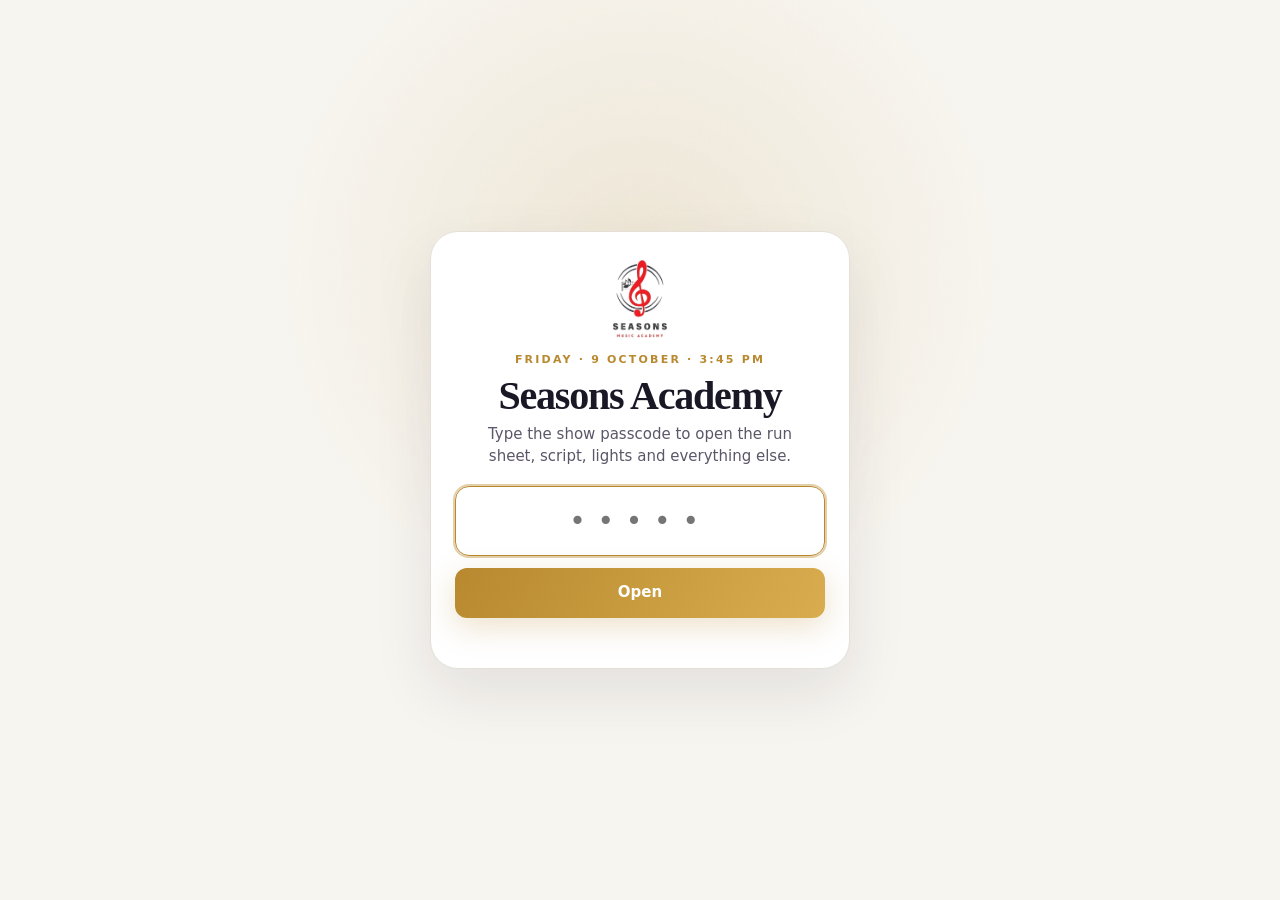
<file: index.html>
<!doctype html>
<html lang="en">
<head>
  <meta charset="utf-8">
  <meta name="viewport" content="width=device-width,initial-scale=1">
  <meta name="theme-color" content="#f7f5f0">
  <title>Seasons Academy — Show Flow</title>
  <link rel="stylesheet" href="led.css?v=24">
  <link rel="stylesheet" href="lights.css?v=4">
  <style>
    :root{--ink:#1b1826;--muted:#5c5768;--night:#f7f5f0;--panel:#ffffff;--line:#e4e0d8;--gold:#b8892f;--pink:#d83a7f;--cyan:#1a9ea3;--danger:#d9434d;--stage:#ffffff;--shadow:0 24px 60px #1b182618}
    *{box-sizing:border-box}html{scroll-behavior:smooth}body{margin:0;background:var(--night);color:var(--ink);font:15px/1.45 "DM Sans",system-ui,sans-serif;min-height:100vh;overflow-x:hidden}button,input,select,textarea{font:inherit}button,a{color:inherit}a{text-decoration:none}.noise{position:fixed;inset:0;pointer-events:none;opacity:.025;z-index:20;background-image:url("data:image/svg+xml,%3Csvg viewBox='0 0 180 180' xmlns='http://www.w3.org/2000/svg'%3E%3Cfilter id='n'%3E%3CfeTurbulence type='fractalNoise' baseFrequency='.9' numOctaves='3' stitchTiles='stitch'/%3E%3C/filter%3E%3Crect width='100%25' height='100%25' filter='url(%23n)' opacity='.5'/%3E%3C/svg%3E")}
    .app-header{height:76px;display:flex;align-items:center;gap:30px;padding:0 34px;border-bottom:1px solid var(--line);position:sticky;top:0;background:#f7f5f0e8;-webkit-backdrop-filter:blur(18px);backdrop-filter:blur(18px);z-index:15}.brand{display:flex;align-items:center;gap:12px;margin-right:auto;text-decoration:none}.brand-mark{width:46px;height:46px;object-fit:contain;flex:none;display:block}.brand-copy b{display:block;font:600 17px/1.15 "Playfair Display",Georgia,serif;letter-spacing:-.01em;color:var(--ink)}.brand-copy span{display:block;font-size:12px;color:var(--muted);margin-top:2px}.nav{display:flex;gap:5px}.nav a,.soft-btn,.icon-btn{border:1px solid transparent;text-decoration:none;background:transparent;padding:9px 13px;border-radius:10px;cursor:pointer;transition:.2s}.nav a:hover,.nav a.active,.soft-btn:hover{background:#1b18260a;border-color:var(--line)}.edit-link{display:none!important;background:var(--ink)!important;color:#fff!important;font-weight:700}.icon-btn{width:42px;height:42px;padding:0;display:grid;place-items:center;border-color:var(--line)}
    main{min-height:calc(100vh - 76px)}.view{display:none}.view.active{display:block}.eyebrow{text-transform:uppercase;letter-spacing:.2em;font-size:11px;color:var(--gold);font-weight:700}.serif{font-family:"Playfair Display",Georgia,serif}.muted{color:var(--muted)}.control-help{color:var(--muted);font-size:12px}.editor-runtime{font:600 36px "Playfair Display";color:var(--gold)}
    .primary{border:0;padding:14px 20px;border-radius:12px;background:linear-gradient(120deg,#b8892f,#d9ad4f);color:#fff;font-weight:700;cursor:pointer;box-shadow:0 9px 30px #b8892f40}
    .home{min-height:calc(100vh - 76px);display:flex;flex-direction:column;align-items:center;justify-content:center;text-align:center;padding:22px 24px 28px;position:relative;overflow:hidden}.home:before{content:"";position:absolute;width:760px;height:760px;left:50%;top:42%;transform:translate(-50%,-50%);border-radius:50%;background:radial-gradient(circle,#b8892f24 0,#b8892f00 62%);pointer-events:none}.home>*{position:relative}.home-logo{height:92px;width:auto;margin:0 0 8px}
    .home-title{font:600 clamp(44px,6.4vw,88px)/.95 "Playfair Display",Georgia,serif;letter-spacing:-.04em;margin:8px 0 16px}.home-title i{color:var(--gold)}
    .countdown{display:flex;align-items:flex-start;gap:clamp(8px,2vw,22px);margin-bottom:22px}.countdown div{min-width:clamp(62px,11vw,120px)}.countdown strong{display:block;font:700 clamp(40px,6vw,72px)/1 "DM Sans",system-ui,sans-serif;font-variant-numeric:tabular-nums;letter-spacing:-.04em}.countdown span{display:block;margin-top:10px;font-size:12px;letter-spacing:.2em;text-transform:uppercase;color:var(--muted);font-weight:600}.countdown>b{font:400 clamp(30px,5vw,60px)/1 "Playfair Display",Georgia,serif;color:#1b182633;padding-top:.1em}
    .home-actions{display:grid;grid-template-columns:repeat(6,1fr);gap:13px;width:min(100%,860px);align-items:stretch}.home-btn{grid-column:span 2;display:flex;flex-direction:column;align-items:center;justify-content:center;gap:5px;height:130px;padding:14px 17px;border-radius:20px;background:#fff;border:1px solid var(--line);box-shadow:0 18px 50px #1b182612;transition:transform .25s,box-shadow .25s,border-color .25s}.home-btn:hover{transform:translateY(-4px);border-color:#b8892f80;box-shadow:0 26px 60px #b8892f2e}.home-btn b{font:600 25px/1.1 "Playfair Display",Georgia,serif}.home-btn small{font-size:12.5px;line-height:1.3;color:var(--muted)}.home-icon{width:42px;height:42px;border-radius:13px;display:grid;place-items:center;font-size:20px;color:#fff;background:linear-gradient(135deg,#b8892f,#d9ad4f);margin-bottom:2px}
    .timeline-shell{display:grid;grid-template-columns:290px 1fr;height:calc(100vh - 76px)}.run-rail{border-right:1px solid var(--line);overflow:auto;background:#faf8f3}.rail-head{padding:25px 20px 15px;position:sticky;top:0;background:#faf8f3ee;-webkit-backdrop-filter:blur(12px);backdrop-filter:blur(12px);z-index:3}.rail-head h2{font:600 25px "Playfair Display";margin:5px 0}.rail-list{padding:8px 10px 80px}.rail-item{display:grid;grid-template-columns:35px 1fr auto;gap:9px;align-items:center;width:100%;text-align:left;border:1px solid transparent;color:inherit;background:transparent;padding:11px 9px;border-radius:12px;cursor:pointer}.rail-item:hover{background:#1b182608}.rail-item.active{background:#b8892f10;border-color:#b8892f4d}.rail-item.filler{opacity:.55}.rail-num{font:600 17px "Playfair Display";color:var(--gold)}.rail-copy b{display:block;font-size:13px;white-space:nowrap;overflow:hidden;text-overflow:ellipsis;max-width:165px}.rail-copy small,.rail-time{font-size:11px;color:var(--muted)}.timeline-main{overflow:auto;padding:45px clamp(25px,5vw,70px)}.timeline-top{display:flex;justify-content:space-between;align-items:end;margin-bottom:30px}.timeline-top h1{font:600 clamp(37px,5vw,65px) "Playfair Display";margin:8px 0 0}.runtime-card{text-align:right}.runtime-card strong{font:600 35px "Playfair Display";color:var(--gold);display:block}.schedule{position:relative;padding-left:100px}.schedule:before{content:"";position:absolute;left:72px;top:0;bottom:0;width:1px;background:var(--line)}.schedule-row{position:relative;display:grid;grid-template-columns:1fr auto;gap:20px;padding:16px 20px;margin-bottom:10px;border:1px solid var(--line);border-radius:14px;background:#ffffff;cursor:pointer;transition:.2s}.schedule-row:hover{border-color:#1b182640;transform:translateX(4px)}.schedule-row:before{content:"";position:absolute;width:9px;height:9px;border:2px solid var(--gold);border-radius:50%;left:-35px;top:24px;background:var(--night)}.schedule-row .clock{position:absolute;left:-105px;top:19px;width:65px;text-align:right;color:var(--muted);font-size:12px;font-weight:600}.schedule-row h3{margin:0 0 4px;font-size:16px}.schedule-row p{margin:0;color:var(--muted);font-size:12.5px}.schedule-row.filler{min-height:44px;padding:11px 20px;background:linear-gradient(90deg,#1a9ea314,transparent)}.schedule-row.filler:before{border-color:var(--cyan)}.schedule-row.parallel{margin-top:-6px;border-color:#b8892f40}.schedule-row.parallel:before{border-color:var(--gold);background:var(--gold)}.schedule-row.parallel .clock{color:var(--gold)}.schedule-row .cue{margin-top:8px;color:#2a2636;font-size:12.5px;line-height:1.5;padding-left:10px;border-left:2px solid var(--cyan)}.schedule-row .cue.led{border-left-color:#6c5ce7;color:#5a4bc7}
    .cue-note{margin-top:16px;padding:13px;border-left:2px solid var(--cyan);background:#1a9ea30d;color:#2a2636;font-size:12.5px;line-height:1.5}.cue-note b{display:block;font-size:10px;text-transform:uppercase;letter-spacing:.15em;color:var(--cyan);margin:8px 0 3px}.cue-note b:first-child{margin-top:0}.cue-note[hidden]{display:none!important}.led-wall.custom{color:#fff;font-weight:700;letter-spacing:.2em;box-shadow:0 8px 40px #8c7ff255}
    .stage-shell{height:calc(100vh - 76px);display:grid;grid-template-columns:270px 1fr}.stage-sidebar{border-right:1px solid var(--line);background:#faf8f3;padding:25px 18px;overflow:auto}.stage-sidebar .back{margin-bottom:25px}.event-kicker{display:flex;justify-content:space-between;color:var(--gold);font-size:12px;font-weight:700}.stage-sidebar h1{font:600 34px/1.05 "Playfair Display";margin:13px 0}.stage-meta{display:grid;grid-template-columns:1fr 1fr;gap:8px;margin:20px 0}.meta-box{border:1px solid var(--line);border-radius:12px;padding:12px}.meta-box strong{display:block;font-size:18px}.meta-box span{font-size:10px;color:var(--muted);text-transform:uppercase;letter-spacing:.12em}.legend{border-top:1px solid var(--line);padding-top:20px}.legend h3{font-size:12px;text-transform:uppercase;letter-spacing:.14em}.legend-item{display:flex;align-items:center;gap:9px;color:var(--ink);font-size:13px;margin:8px 0}.legend-dot{width:10px;height:10px;border-radius:50%;background:var(--dot);flex:none}.setup-note{margin-top:18px;padding:13px;border-left:2px solid var(--gold);background:#b8892f0d;color:var(--muted);font-size:12px;line-height:1.5}.changeover{border-top:1px solid var(--line);margin-top:18px;padding-top:16px}.changeover h3{font-size:12px;text-transform:uppercase;letter-spacing:.14em;margin:0 0 10px}.chips{display:flex;flex-wrap:wrap;gap:5px}.chip{font-size:11.5px;padding:4px 9px;border-radius:99px;border:1px solid var(--line)}.chip.add{color:#2f9e5a;border-color:#2f9e5a4d}.chip.remove{color:var(--danger);border-color:#d9434d4d}.next-up{margin-top:16px;font-size:12px;color:var(--muted)}.next-up b{display:block;color:var(--ink);font-size:13px;margin-top:3px}.rig-hint{font-size:11.5px;color:var(--muted);margin:9px 0 0;line-height:1.45}.rig-settings{border-top:1px solid var(--line);margin-top:6px;padding-top:16px}.rig-settings h3{font-size:12px;text-transform:uppercase;letter-spacing:.15em;margin:0 0 12px}.stage-main{position:relative;padding:22px clamp(20px,3vw,48px) 80px;overflow:hidden;display:flex;flex-direction:column;justify-content:center;gap:12px;background:radial-gradient(circle at 50% 12%,#e9e3f4 0,transparent 45%)}.stage-labels{display:flex;justify-content:space-between;align-items:end}.stage-labels span{font-size:11px;letter-spacing:.18em;color:var(--muted)}.stage-labels b{font:600 24px "Playfair Display"}.scroll-hint{display:none;align-items:center;justify-content:center;gap:8px;font-size:11px;letter-spacing:.08em;text-transform:uppercase;color:var(--muted)}.scroll-hint span{color:var(--gold);font-size:14px}.stage-frame{display:flex;align-items:stretch;gap:10px}.wing{flex:0 0 clamp(46px,6%,74px);border:1px dashed #1b182630;border-radius:10px;background:repeating-linear-gradient(45deg,#1b182608 0 6px,transparent 6px 12px);display:flex;flex-direction:column;align-items:center;justify-content:space-between;padding:12px 4px;gap:8px}.wing-label{writing-mode:vertical-rl;text-orientation:mixed;font-size:10px;letter-spacing:.2em;color:#1b182680;text-align:center}.wing.right .wing-label{transform:rotate(180deg)}.wing-count{font:600 16px "Playfair Display";color:var(--gold)}.wing-count small{display:block;font-size:8px;letter-spacing:.14em;color:var(--muted)}.stage-map{flex:1 1 auto;aspect-ratio:2.4;min-height:190px;max-height:calc(100vh - 290px);position:relative;border:1px solid #1b18262b;border-radius:12px 12px 3px 3px;background:linear-gradient(180deg,#ffffff,#f1eee6);overflow:hidden;box-shadow:0 30px 80px #1b18261f}.stage-map:before{content:"";position:absolute;inset:0;background:linear-gradient(90deg,transparent 49.85%,#1b182618 50%,transparent 50.15%),repeating-linear-gradient(90deg,transparent 0 9.9%,#1b182608 10%),repeating-linear-gradient(0deg,transparent 0 24.8%,#1b182608 25%)}.zones{position:absolute;inset:0;pointer-events:none}.zone{position:absolute;left:0;right:0;border-top:1px dashed #1b18261c}.zone.up{top:0}.zone.mid{top:38%}.zone.down{top:70%}.zone span{position:absolute;left:8px;top:4px;font-size:8.5px;letter-spacing:.22em;color:#1b182659}.stage-lip{position:absolute;bottom:0;left:4%;right:4%;height:2px;background:linear-gradient(90deg,transparent,var(--gold),transparent);box-shadow:0 0 22px var(--gold)}.house-band{border:1px solid var(--line);border-radius:8px;padding:7px;text-align:center;font-size:10.5px;letter-spacing:.4em;color:#1b18268c;background:repeating-linear-gradient(90deg,#1b182606 0 14px,transparent 14px 28px)}.performer{position:absolute;width:60px;height:60px;transform:translate(-50%,-50%);border:1px solid var(--role);background:#ffffff;border-radius:50%;display:grid;place-items:center;text-align:center;padding:4px;box-shadow:0 4px 14px #1b182626;cursor:grab;-webkit-user-select:none;user-select:none;touch-action:none;transition:box-shadow .2s}.performer:active{cursor:grabbing;box-shadow:0 0 35px var(--role);z-index:5}.performer.used{border-width:2px;box-shadow:0 0 16px -2px var(--role),0 8px 18px #1b182633}.performer.idle{opacity:.4;border-style:dashed;border-color:#b3afbd;box-shadow:none;background:transparent}.performer.idle span{font-weight:500}.performer.idle small{color:#1b18266b}.performer.idle:hover{opacity:.7}.led-wall{position:absolute;left:24%;right:24%;top:3%;height:11%;border-radius:4px;border:1px solid #1b182633;background:linear-gradient(90deg,#f0509b66,#8c7ff280,#56d9dd66) #1b1826;background-size:220% 100%;animation:wallShift 9s linear infinite;display:grid;place-items:center;font-size:9.5px;letter-spacing:.38em;color:#ffffffd9;box-shadow:0 8px 24px #1b182633}@keyframes wallShift{to{background-position:220% 0}}.performer span{font-size:9px;line-height:1.1;font-weight:700}.performer small{display:block;font-size:8px;color:#1b18268c;margin-top:2px;font-weight:600}.empty-stage{position:absolute;inset:0;display:grid;place-content:center;text-align:center;color:var(--muted);pointer-events:none;padding:0 15%;font-size:13px}.empty-stage>div{background:#fffffff2;border:1px solid var(--line);border-radius:14px;padding:16px 24px;box-shadow:var(--shadow)}.empty-stage b{font:600 24px "Playfair Display";color:var(--ink);display:block;margin-bottom:4px}.stage-controls{position:absolute;bottom:18px;left:50%;transform:translateX(-50%);display:flex;align-items:center;gap:8px;padding:7px;background:#ffffffe8;border:1px solid var(--line);border-radius:14px;-webkit-backdrop-filter:blur(14px);backdrop-filter:blur(14px);box-shadow:var(--shadow)}.counter{min-width:90px;text-align:center;font-size:12.5px}.counter b{color:var(--gold)}.stage-controls button{border:0;background:#1b18260a;color:var(--ink);border-radius:9px;padding:9px 13px;cursor:pointer}.stage-controls button:hover{background:#1b182618}
    .editor{padding:42px clamp(20px,4vw,60px) 90px}.editor-head{display:flex;justify-content:space-between;gap:25px;align-items:end;margin-bottom:25px}.editor-head h1{font:600 clamp(38px,5vw,60px) "Playfair Display";margin:7px 0}.editor-actions{display:flex;gap:7px;flex-wrap:wrap;justify-content:flex-end}.form-btn{border:1px solid var(--line);background:#1b182608;color:var(--ink);padding:10px 13px;border-radius:10px;cursor:pointer}.form-btn:hover{border-color:#1b18264d}.form-btn.danger{color:var(--danger)}.control-grid{display:grid;grid-template-columns:300px 1fr;gap:20px}.settings-card,.edit-panel{border:1px solid var(--line);background:#ffffff;border-radius:16px}.settings-card{padding:20px;height:max-content;position:sticky;top:100px}.field{margin-bottom:15px}.field label{display:block;text-transform:uppercase;letter-spacing:.12em;font-size:10.5px;color:var(--muted);margin-bottom:6px}.field input,.field select,.field textarea{width:100%;color:var(--ink);background:#ffffff;border:1px solid var(--line);border-radius:9px;padding:10px;outline:none}.field input:focus,.field textarea:focus,.field select:focus{border-color:var(--gold)}.field textarea{min-height:130px;resize:vertical}.save-status{font-size:11.5px;color:var(--cyan);margin-top:8px}.edit-list{padding:10px}.edit-row{display:grid;grid-template-columns:34px 48px minmax(180px,1fr) 95px 105px 100px;gap:8px;align-items:center;padding:10px;border-bottom:1px solid var(--line)}.edit-row:last-child{border:0}.edit-row.dragging{opacity:.35}.drag-handle{cursor:grab;color:var(--muted);font-size:18px}.edit-row input,.edit-row select{min-width:0;width:100%;background:#ffffff;color:var(--ink);border:1px solid var(--line);padding:8px;border-radius:8px}.row-actions{display:flex;gap:3px}.row-actions button{width:28px;height:28px;border:0;border-radius:7px;background:#1b182609;color:var(--muted);cursor:pointer}.row-actions button:hover{color:var(--ink);background:#1b182618}.editor-note{font-size:12px;color:var(--muted);padding:14px 16px;border-bottom:1px solid var(--line)}.instrument-editor{padding:16px;border-top:1px solid var(--line);display:none}.instrument-editor.open{display:block}.instrument-editor h3{font:600 22px "Playfair Display";margin:0 0 5px}.instrument-editor p{font-size:12.5px;color:var(--muted)}
    .script-page{max-width:880px;margin:0 auto;padding:44px 24px 120px;--fk:#b8892f;--up:#d83a7f}
    .script-top h1{font:600 clamp(38px,5vw,60px)/1 "Playfair Display",Georgia,serif;margin:8px 0 10px;letter-spacing:-.02em}.script-top p{margin:0;color:var(--muted);max-width:620px}
    .script-filter{display:inline-flex;gap:4px;padding:4px;border:1px solid var(--line);border-radius:12px;background:#fff;margin:22px 0 8px}.script-filter button{border:0;background:transparent;padding:9px 14px;border-radius:9px;font-weight:700;cursor:pointer;color:var(--muted)}.script-filter button.on{background:var(--ink);color:#fff}
    .script-legend{display:flex;flex-wrap:wrap;gap:8px 16px;font-size:12.5px;color:var(--muted);margin-bottom:26px}.script-legend span{display:inline-flex;align-items:center;gap:6px}
    .sc-rules{border:1px solid var(--line);border-radius:18px;background:#fff;padding:20px 22px;margin-bottom:34px}.sc-rules h2{font:600 22px "Playfair Display",Georgia,serif;margin:0 0 12px}.sc-rules ol{margin:0;padding-left:20px;display:grid;gap:7px}.sc-rules li{line-height:1.5}
    .sc-seg{border:1px solid var(--line);border-radius:20px;background:#fff;margin-bottom:28px;overflow:hidden;box-shadow:0 18px 50px #1b18260d}
    .sc-head{display:grid;grid-template-columns:auto 1fr;gap:16px;align-items:center;padding:20px 22px;border-bottom:1px solid var(--line);background:#faf8f3}.sc-num{width:46px;height:46px;border-radius:14px;display:grid;place-items:center;background:var(--ink);color:#fff;font:600 20px "Playfair Display",Georgia,serif}.sc-kicker{font-size:11px;letter-spacing:.18em;text-transform:uppercase;color:var(--gold);font-weight:700}.sc-head h2{font:600 26px/1.15 "Playfair Display",Georgia,serif;margin:3px 0 6px}.sc-meta{display:flex;flex-wrap:wrap;gap:6px}.sc-meta span{font-size:12px;padding:3px 10px;border-radius:99px;border:1px solid var(--line);color:var(--muted);background:#fff}
    .sc-steps{padding:10px 22px 18px}
    .sc-line{display:grid;grid-template-columns:92px 1fr;gap:14px;padding:11px 0;border-bottom:1px solid #f0ece4;transition:opacity .2s}.sc-line:last-child{border-bottom:0}
    .sc-who{font-style:normal;display:inline-flex;align-items:center;justify-content:center;height:28px;border-radius:99px;font-size:12px;font-weight:800;letter-spacing:.04em;color:#fff;align-self:start;margin-top:2px}.sc-who.fk{background:var(--fk)}.sc-who.up{background:var(--up)}.sc-who.both{background:var(--ink)}
    .sc-say{font-size:17px;line-height:1.55;color:var(--ink)}.sc-say b{background:#b8892f1f;padding:0 3px;border-radius:4px}
    .sc-line.fk .sc-say{border-left:3px solid var(--fk);padding-left:12px}.sc-line.up .sc-say{border-left:3px solid var(--up);padding-left:12px}.sc-line.both .sc-say{border-left:3px solid var(--ink);padding-left:12px}
    .sc-tag{display:inline-block;margin-left:8px;font-size:10.5px;font-weight:800;letter-spacing:.1em;text-transform:uppercase;padding:2px 8px;border-radius:99px;vertical-align:2px;background:#6c5ce71a;color:#5a4bc7}
    .sc-line.title-line .sc-say{font-size:19px;font-weight:700}
    .sc-phase{display:flex;align-items:center;gap:10px;margin:14px 0 4px;color:#5a4bc7;font-size:11px;font-weight:800;letter-spacing:.14em;text-transform:uppercase}.sc-phase:after{content:"";height:1px;flex:1;background:#6c5ce733}.sc-phase.core{color:#137f84}.sc-phase.core:after{background:#1a9ea333}
    .sc-cue{display:grid;grid-template-columns:92px 1fr;gap:14px;padding:11px 0;border-bottom:1px solid #f0ece4;font-size:14px;line-height:1.5;color:#2a2636}.sc-cue:last-child{border-bottom:0}.sc-cue>i{font-style:normal;font-size:11px;font-weight:800;letter-spacing:.12em;text-transform:uppercase;align-self:start;margin-top:3px;text-align:center;padding:4px 0;border-radius:6px}
    .sc-cue.wait>i{background:#1a9ea31a;color:#137f84}.sc-cue.do>i{background:#1b18260d;color:var(--muted)}.sc-cue.confirm>i{background:#d9434d14;color:var(--danger)}.sc-cue.confirm>div{color:var(--danger)}
    .sc-go{margin:12px 0;border:2px solid #d9434d;border-radius:14px;padding:14px 16px;background:#d9434d08}.sc-go b{display:block;color:var(--danger);font-size:12px;letter-spacing:.14em;text-transform:uppercase;margin-bottom:6px}.sc-go ol{margin:0;padding-left:20px;display:grid;gap:4px;font-size:14.5px}.sc-go strong{font-size:16px}
    .sc-curtain{display:grid;grid-template-columns:108px minmax(0,1fr) 108px;align-items:stretch;margin:16px 0;min-height:92px;border-radius:14px;overflow:hidden;border:3px solid #3a1020;background:#3a1020}
    .sc-curtain .cloth{background:linear-gradient(#2a0a14,#2a0a14) top/100% 12px no-repeat,repeating-linear-gradient(90deg,#4c1224 0 7px,#9a3048 8px 15px,#6a1a30 15px 21px,#3d0e1c 21px 28px)}
    .sc-curtain .mid{display:flex;flex-direction:column;align-items:center;justify-content:center;text-align:center;padding:10px 14px;gap:3px}
    .sc-curtain .mid small{font-size:10px;font-weight:800;letter-spacing:.22em}
    .sc-curtain .mid b{font:800 30px/1 "DM Sans",system-ui,sans-serif;letter-spacing:.16em}
    .sc-curtain .mid span{font-size:13.5px;font-weight:700;line-height:1.35;max-width:360px}
    .sc-curtain.shut .mid{background:linear-gradient(90deg,#3d0e1c,#6a1a30 16%,#6a1a30 84%,#3d0e1c);color:#fff}
    .sc-curtain.open{grid-template-columns:84px minmax(0,1fr) 84px;border-color:#b8892f;background:#f6f1e6}
    .sc-curtain.open .mid{background:radial-gradient(circle at 50% 42%,#fff,#f3ead6 72%);color:#1b1826}
    .sc-curtain.open .mid b{color:#8a5a12;font-size:34px}
    .sc-curtain.half{border-color:#d9434d;background:#fff}
    .sc-curtain.half .mid{background:#fff4f3;color:#9d1c28}
    .sc-curtain.hold .mid b{font-size:22px;letter-spacing:.08em}
    .curtain-key{width:28px;height:16px;border-radius:4px;display:inline-block;border:2px solid #3a1020;background:repeating-linear-gradient(90deg,#4c1224 0 4px,#9a3048 4px 8px,#3d0e1c 8px 12px)}
    .curtain-key.open{border-color:#b8892f;background:linear-gradient(90deg,#6a1a30 0 6px,#f3ead6 6px 22px,#6a1a30 22px 28px)}
    .sc-names{margin:12px 0;border:1px solid #d83a7f40;border-radius:14px;background:#d83a7f08;padding:14px 16px}.sc-names-head{display:flex;flex-wrap:wrap;align-items:center;gap:8px 12px;margin-bottom:10px}.sc-names-head .sc-who{padding:0 12px}.sc-names-head b{font-size:15px}.sc-names-head small{color:var(--muted);font-size:12.5px;width:100%}
    .sc-groups{display:grid;grid-template-columns:repeat(auto-fit,minmax(220px,1fr));gap:12px}.sc-groups h4{margin:0 0 4px;font-size:11px;letter-spacing:.14em;text-transform:uppercase;color:var(--muted)}.sc-groups ol{margin:0;padding:0;list-style:none;display:grid;gap:3px}.sc-groups li{display:flex;gap:8px;font-size:16px;font-weight:700}.sc-groups li span{color:var(--muted);font-weight:600;min-width:20px;font-variant-numeric:tabular-nums}
    .sc-warn{margin-top:10px;font-size:13px;color:var(--danger)}
    .sc-end{text-align:center;color:var(--muted);font-size:13px;padding:10px 0 0}
    .script-jumps{position:sticky;top:84px;z-index:10;display:grid;grid-template-columns:1fr auto;gap:8px;margin:18px 0 26px;padding:7px;border:1px solid var(--line);border-radius:15px;background:#f7f5f0f2;-webkit-backdrop-filter:blur(14px);backdrop-filter:blur(14px);box-shadow:0 8px 24px #1b182612}
    .script-jump-list{display:flex;gap:6px;overflow-x:auto;padding-bottom:4px}
    .script-jumps button{flex:none;border:1px solid var(--line);background:#fff;color:var(--ink);border-radius:10px;padding:9px 12px;font-size:12.5px;font-weight:700;cursor:pointer;white-space:nowrap}.script-jumps button:hover{border-color:#b8892f80}.script-jumps button em{font-style:normal;color:var(--gold);margin-right:5px}.script-jumps .rescue-btn{border-color:#d9434d55;background:#d9434d0b;color:var(--danger)}
    .sc-seg{scroll-margin-top:160px}
    .sc-rescue{scroll-margin-top:160px;border:1px solid #d9434d66;border-radius:18px;background:#fff;margin-bottom:30px;overflow:hidden}
    .sc-rescue>summary{list-style:none;display:grid;grid-template-columns:auto 1fr auto;align-items:center;gap:12px;padding:17px 20px;cursor:pointer;background:#d9434d08}.sc-rescue>summary::-webkit-details-marker{display:none}.sc-rescue>summary:before{content:"!";width:34px;height:34px;border-radius:10px;display:grid;place-items:center;background:var(--danger);color:#fff;font-weight:900;font-size:20px}.sc-rescue>summary:after{content:"Open";color:var(--danger);font-size:11px;font-weight:800;letter-spacing:.12em;text-transform:uppercase}.sc-rescue[open]>summary:after{content:"Close"}.sc-rescue>summary b{display:block;font:600 22px "Playfair Display",Georgia,serif}.sc-rescue>summary span{display:block;color:var(--muted);font-size:12.5px;margin-top:2px}
    .rescue-body{padding:14px 20px 20px}.rescue-rule{margin:0 0 14px;padding:10px 12px;border-left:3px solid var(--danger);background:#d9434d08;font-size:13px;line-height:1.5}.rescue-grid{display:grid;grid-template-columns:1fr 1fr;gap:12px}.rescue-card{border:1px solid var(--line);border-radius:14px;padding:14px;background:#faf8f3}.rescue-card h3{font:600 18px "Playfair Display",Georgia,serif;margin:0 0 3px}.rescue-card>p{color:var(--muted);font-size:12px;margin:0 0 10px}.rescue-card .sc-line{grid-template-columns:70px 1fr;padding:8px 0}.rescue-card .sc-say{font-size:14px;line-height:1.45}.rescue-card .sc-who{height:24px;font-size:10.5px}.rescue-card .sc-cue{grid-template-columns:70px 1fr;padding:8px 0;font-size:12.5px}.rescue-card .sc-cue>i{font-size:9px}
    .rescue-stop{grid-column:1/-1;border-color:#d9434d66;background:#d9434d08}.rescue-stop strong{color:var(--danger)}.rescue-wide{grid-column:1/-1;border-color:#b8892f66;background:#fffaf0}.rescue-games-head{font:600 21px "Playfair Display",Georgia,serif;margin:24px 0 12px;padding-top:18px;border-top:1px solid var(--line)}.rescue-games-head span{display:block;font:400 12.5px/1.45 "DM Sans",sans-serif;color:var(--muted);margin-top:3px}
    .script-page.only-fk .sc-line.up,.script-page.only-up .sc-line.fk{display:none}
    @media(max-width:600px){.script-page{padding:26px 14px 120px}.script-jumps{top:66px;margin-left:-6px;margin-right:-6px}.script-jumps button{padding:9px 10px}.sc-head{padding:16px}.sc-steps{padding:6px 14px 14px}.sc-line,.sc-cue{grid-template-columns:1fr;gap:6px}.sc-who{justify-self:start;padding:0 12px}.sc-cue>i{justify-self:start;padding:3px 10px}.sc-say{font-size:16px}.sc-head h2{font-size:22px}.rescue-grid{grid-template-columns:1fr}.rescue-stop,.rescue-wide{grid-column:auto}.rescue-body{padding:12px}.sc-seg,.sc-rescue{scroll-margin-top:142px}.sc-curtain{grid-template-columns:46px minmax(0,1fr) 46px;min-height:80px}.sc-curtain.open{grid-template-columns:36px minmax(0,1fr) 36px}.sc-curtain .mid b{font-size:22px}.sc-curtain.open .mid b{font-size:24px}.sc-curtain.hold .mid b{font-size:16px}}
    .toast{position:fixed;right:25px;bottom:25px;background:#1b1826;color:#f8f4eb;border-radius:10px;padding:12px 16px;font-weight:700;font-size:12px;transform:translateY(100px);opacity:0;transition:.3s;z-index:40}.toast.show{transform:none;opacity:1}
    @media(max-width:900px){
      .app-header{height:60px;gap:10px;padding:0 14px;background:#f7f5f0;-webkit-backdrop-filter:none;backdrop-filter:none}
      .nav{position:fixed;left:0;right:0;bottom:0;z-index:30;display:flex;gap:0;justify-content:flex-start;overflow-x:auto;padding:6px 8px calc(6px + env(safe-area-inset-bottom));background:#f7f5f0f5;-webkit-backdrop-filter:blur(16px);backdrop-filter:blur(16px);border-top:1px solid var(--line)}
      .nav a{flex:0 0 auto;text-align:center;padding:12px 12px;font-size:14px;font-weight:700;border-radius:12px}
      .icon-btn{width:40px;height:40px}
      .timeline-shell{grid-template-columns:1fr;height:auto}
      .run-rail{display:none}
      .timeline-main{padding:28px 16px 110px}
      .timeline-top{flex-direction:column;align-items:flex-start;gap:6px;margin-bottom:22px}
      .timeline-top h1{font-size:40px}
      .runtime-card{text-align:left}
      .runtime-card strong{font-size:28px}
      .schedule{padding-left:0}
      .schedule:before,.schedule-row:before{display:none}
      .schedule-row{grid-template-columns:1fr auto;padding:14px 14px}
      .schedule-row:hover{transform:none}
      .schedule-row .clock{position:static;width:auto;text-align:left;grid-column:1/-1;margin-bottom:2px}
      .stage-shell{display:flex;flex-direction:column;height:auto}
      .stage-sidebar{border-right:0;border-bottom:1px solid var(--line);padding:16px 16px 8px;overflow:visible}
      .stage-sidebar .back{margin-bottom:10px;display:inline-block}
      .stage-sidebar h1{font-size:30px;margin:8px 0}
      .stage-meta{max-width:none;margin:12px 0}
      .stage-main{padding:16px 12px 96px;justify-content:flex-start;overflow:visible}
      .stage-frame{overflow-x:auto;padding-bottom:8px;scrollbar-width:thin;-webkit-overflow-scrolling:touch;overscroll-behavior-x:contain}
      .stage-map{flex:0 0 900px;width:900px;aspect-ratio:2.1;max-height:none;min-height:0}
      .wing{flex-basis:56px}
      .scroll-hint{display:flex}
      .stage-controls{position:static;left:auto;transform:none;width:100%;max-width:100%;margin:10px 0 0;flex-wrap:wrap;justify-content:center}
      .stage-controls button{padding:10px 12px}
      .counter{min-width:72px}
      .control-grid{grid-template-columns:1fr}
      .settings-card{position:static}
      .edit-row{grid-template-columns:30px 38px 1fr 75px 80px}
      .edit-row select{display:none}
      .home{min-height:calc(100dvh - 60px);padding:28px 20px 120px}
    }
    @media(max-width:600px){
      .brand-copy span{display:none}
      .brand-copy b{font-size:15px}
      .home-logo{height:84px;margin-bottom:8px}.home-title{font-size:42px;margin:6px 0 16px}.countdown{margin-bottom:20px}.countdown strong{font-size:34px}.home-btn{height:auto;min-height:148px;padding:16px 12px}.home-btn b{font-size:22px}.home-btn small{font-size:12px}
      .home-actions{grid-template-columns:1fr 1fr;width:100%;gap:12px}.home-btn{grid-column:auto}
      .countdown{gap:6px;margin-bottom:36px;width:100%}
      .countdown div{min-width:0;flex:1}
      .countdown span{font-size:10px;letter-spacing:.08em}
      .countdown>b{padding-top:.15em}
      .stage-sidebar h1{font-size:26px}
      .stage-labels{justify-content:space-between}
      .stage-labels span{letter-spacing:.08em;font-size:9px}
      .editor{padding:24px 14px 120px}
      .editor-head{display:block}
      .editor-actions{justify-content:flex-start}
      .edit-row{grid-template-columns:24px 1fr 64px}
      .edit-row .row-actions{grid-column:2/4}
      .edit-row select,.edit-row input[data-field="number"]{display:none}
      .toast{left:12px;right:12px;bottom:calc(76px + env(safe-area-inset-bottom))}
    }
    .cast-link{margin-top:10px;display:inline-flex;align-items:center;gap:7px;border:1px solid #b8892f59;background:#b8892f12;color:#8a6420;font-weight:700;font-size:13px;padding:7px 12px;border-radius:99px;cursor:pointer}.cast-link[hidden]{display:none!important}
    .cast-link:before{content:"";width:14px;height:14px;background:currentColor;-webkit-mask:url("data:image/svg+xml,%3Csvg xmlns='http://www.w3.org/2000/svg' viewBox='0 0 24 24'%3E%3Cpath d='M16 11a4 4 0 1 0-4-4 4 4 0 0 0 4 4zm-8 0a3 3 0 1 0-3-3 3 3 0 0 0 3 3zm8 2c-2.7 0-8 1.3-8 4v3h16v-3c0-2.7-5.3-4-8-4zm-8 0c-.3 0-.7 0-1.1.1A4.6 4.6 0 0 1 9 17v3H1v-3c0-2.2 4.4-4 7-4z'/%3E%3C/svg%3E") center/contain no-repeat;mask:url("data:image/svg+xml,%3Csvg xmlns='http://www.w3.org/2000/svg' viewBox='0 0 24 24'%3E%3Cpath d='M16 11a4 4 0 1 0-4-4 4 4 0 0 0 4 4zm-8 0a3 3 0 1 0-3-3 3 3 0 0 0 3 3zm8 2c-2.7 0-8 1.3-8 4v3h16v-3c0-2.7-5.3-4-8-4zm-8 0c-.3 0-.7 0-1.1.1A4.6 4.6 0 0 1 9 17v3H1v-3c0-2.2 4.4-4 7-4z'/%3E%3C/svg%3E") center/contain no-repeat}
    .cast-link:hover{background:#b8892f22}.stage-sidebar .cast-link{margin:14px 0 0;width:100%;justify-content:center;padding:12px 14px;font-size:14px}
    .cast-backdrop{position:fixed;inset:0;background:#1b182640;opacity:0;pointer-events:none;transition:opacity .25s;z-index:49}
    .cast-drawer{position:fixed;top:0;right:0;bottom:0;width:min(440px,100%);background:#fff;border-left:1px solid var(--line);box-shadow:-30px 0 80px #1b182626;transform:translateX(100%);transition:transform .3s cubic-bezier(.2,.8,.2,1);z-index:50;display:flex;flex-direction:column}
    body.cast-open .cast-drawer{transform:none}body.cast-open .cast-backdrop{opacity:1;pointer-events:auto}
    .cast-head{display:flex;justify-content:space-between;align-items:flex-start;gap:14px;padding:22px 22px 14px;border-bottom:1px solid var(--line)}.cast-head h2{font:600 26px/1.1 "Playfair Display",Georgia,serif;margin:6px 0 0}
    .cast-close{flex:none;width:38px;height:38px;border-radius:50%;border:1px solid var(--line);background:#fff;font-size:22px;line-height:1;cursor:pointer;color:var(--ink)}
    .cast-body{overflow:auto;padding:6px 22px 30px}
    .cast-label{font-size:11px;text-transform:uppercase;letter-spacing:.16em;color:var(--muted);margin:20px 0 10px}
    .costume-cards{display:grid;gap:8px}.costume-card{border:1px solid var(--line);border-radius:12px;padding:11px 13px;background:#faf8f3}.costume-card b{display:block;font-size:11px;text-transform:uppercase;letter-spacing:.14em;color:var(--gold);margin-bottom:3px}.costume-card span{font-size:14px;line-height:1.45}
    .cast-group{border-top:1px solid var(--line);padding:10px 0}.cast-group h3{display:flex;align-items:center;gap:8px;font-size:14px;margin:0 0 6px}.cast-group h3 small{margin-left:auto;color:var(--muted);font-weight:600}
    .cast-group ul{list-style:none;margin:0;padding:0 0 0 18px;display:grid;grid-template-columns:1fr 1fr;gap:4px 14px}.cast-group li{font-size:14px;line-height:1.35}
    .names-toggle{display:inline-flex;align-items:center;gap:7px;border:1px solid var(--line);background:#fff;color:var(--muted);border-radius:99px;padding:5px 11px 5px 6px;font-size:12px;font-weight:700;cursor:pointer}
    .names-toggle i{width:28px;height:16px;border-radius:99px;background:#e4e0d8;position:relative;display:block}
    .names-toggle i:after{content:"";position:absolute;top:2px;left:2px;width:12px;height:12px;border-radius:50%;background:#fff;transition:left .2s}
    .names-toggle.on{color:var(--ink);border-color:#b8892f80}.names-toggle.on i{background:#b8892f}.names-toggle.on i:after{left:14px}
    .performer .first-name{color:var(--ink);font-weight:700;font-size:8.5px;max-width:52px;overflow:hidden;text-overflow:ellipsis;white-space:nowrap}
    .name-tip{position:absolute;transform:translate(-50%,calc(-100% - 40px));background:var(--ink);color:#fff;border-radius:10px;padding:8px 12px;font-size:13px;white-space:nowrap;z-index:8;box-shadow:0 10px 30px #1b182640;pointer-events:none}.name-tip b{display:block}.name-tip span{font-size:11px;opacity:.7}.name-tip:after{content:"";position:absolute;left:50%;bottom:-5px;width:10px;height:10px;background:var(--ink);transform:translateX(-50%) rotate(45deg)}.name-tip.edge-left{transform:translate(-26px,calc(-100% - 40px))}.name-tip.edge-left:after{left:26px}.name-tip.edge-right{transform:translate(calc(-100% + 26px),calc(-100% - 40px))}.name-tip.edge-right:after{left:auto;right:21px;transform:rotate(45deg)}
    .costume-box{margin-top:16px;border:1px solid var(--line);border-radius:12px;background:#fff}.costume-box[hidden]{display:none!important}.costume-box summary{cursor:pointer;padding:11px 13px;font-size:12px;font-weight:700;text-transform:uppercase;letter-spacing:.14em;list-style:none;display:flex;justify-content:space-between}.costume-box summary::-webkit-details-marker{display:none}.costume-box summary:after{content:"+";font-size:16px;color:var(--gold)}.costume-box[open] summary:after{content:"−"}.costume-box .costume-cards{padding:0 10px 10px}
    @media(max-width:900px){
      .cast-drawer{top:auto;left:0;width:100%;height:84dvh;border-left:0;border-radius:22px 22px 0 0;transform:translateY(100%)}
      .cast-drawer:before{content:"";position:absolute;top:8px;left:50%;width:40px;height:4px;border-radius:4px;background:#1b182626;transform:translateX(-50%)}
      .cast-group li,.costume-card span{font-size:15px}
    }
    @media(prefers-reduced-motion:reduce){*{scroll-behavior:auto!important;animation:none!important;transition:none!important}}
    @media print{.app-header,.stage-controls,.editor-actions,.noise,.cast-drawer,.cast-backdrop,.names-toggle,.cast-link{display:none!important}body{background:white;color:#111}.view{display:none!important}#timelineView{display:block!important}.timeline-shell{display:block;height:auto}.run-rail{display:none}.timeline-main{padding:20px}.schedule-row{break-inside:avoid;background:white;border-color:#bbb}.schedule:before{background:#bbb}.schedule-row p,.clock{color:#555!important}
      .schedule-row .cue{color:#333!important;border-left-color:#888}
      body.printing-act{-webkit-print-color-adjust:exact;print-color-adjust:exact;background:#fff}
      body.printing-act main,body.printing-act .toast{display:none!important}
      body.printing-act #printSheets{display:block!important}
    }
    #printSheets{display:none}
    .sheet{width:297mm;height:210mm;box-sizing:border-box;padding:9mm 10mm 8mm;display:grid;grid-template-rows:auto auto 1fr auto;gap:3.5mm;color:#1b1826;font:10pt/1.35 "DM Sans",system-ui,sans-serif;break-after:page;page-break-after:always;overflow:hidden}
    .sheet:last-child{break-after:auto;page-break-after:auto}
    .sheet-head{display:grid;grid-template-columns:auto 1fr auto;align-items:center;gap:5mm;padding-bottom:2.5mm;border-bottom:.6mm solid #1b1826}
    .sheet-head img{height:13mm;width:auto}
    .sheet-kicker{font-size:7.5pt;font-weight:700;letter-spacing:.2em;text-transform:uppercase;color:#8a6420}
    .sheet-head h1{font:600 20pt/1.05 "Playfair Display",Georgia,serif;margin:.8mm 0 0;letter-spacing:-.01em}
    .sheet-fact{border:.3mm solid #cfc9bd;border-radius:2.5mm;padding:1.5mm 4mm;text-align:center;min-width:20mm}
    .sheet-fact b{display:block;font-size:14pt;line-height:1.1}
    .sheet-fact span{font-size:6.5pt;letter-spacing:.14em;text-transform:uppercase;color:#5c5768}
    .sheet-stage{display:grid;grid-template-rows:auto 1fr auto;gap:1.5mm;height:98mm}
    .sheet-back,.sheet-front{text-align:center;font-size:7pt;font-weight:700;letter-spacing:.3em;text-transform:uppercase;border-radius:1.5mm;padding:1.2mm}
    .sheet-back{background:#1b1826;color:#fff}
    .sheet-front{background:#f1eee6;color:#1b1826;border:.3mm solid #cfc9bd}
    .sheet-floor{display:grid;grid-template-columns:8mm 1fr 8mm;gap:1.5mm;min-height:0}
    .sheet-side{writing-mode:vertical-rl;text-align:center;font-size:6.5pt;font-weight:700;letter-spacing:.2em;text-transform:uppercase;color:#5c5768;border:.3mm dashed #b3afbd;border-radius:1.5mm;display:flex;align-items:center;justify-content:center;background:repeating-linear-gradient(45deg,#f5f3ee 0 1.5mm,#fff 1.5mm 3mm)}
    .sheet-side.left{transform:rotate(180deg)}
    .sheet-map{position:relative;border:.4mm solid #8a8594;border-radius:2mm;background:linear-gradient(90deg,transparent 49.8%,#d9d4ca 50%,transparent 50.2%),linear-gradient(0deg,transparent 29.8%,#ece8df 30%,transparent 30.2%),linear-gradient(0deg,transparent 61.8%,#ece8df 62%,transparent 62.2%),#fff}
    .sheet-row-label{position:absolute;left:1.5mm;font-size:5.5pt;letter-spacing:.2em;text-transform:uppercase;color:#a09aa9;font-weight:700}
    .sheet-spot{position:absolute;transform:translate(-50%,-50%);width:13.5mm;height:13.5mm;border-radius:50%;border:.6mm solid var(--role);background:#fff;display:flex;flex-direction:column;align-items:center;justify-content:center;text-align:center;line-height:1.05}
    .sheet-spot b{position:absolute;top:-2mm;left:-2mm;width:5.5mm;height:5.5mm;border-radius:50%;background:var(--role);color:#fff;font-size:7pt;display:grid;place-items:center}
    .sheet-spot strong{font-size:6pt;max-width:12.2mm;letter-spacing:-.01em;overflow:hidden;text-overflow:ellipsis;white-space:nowrap}
    .sheet-spot small{font-size:5pt;color:#5c5768;margin-top:.4mm;max-width:12.2mm;overflow:hidden;text-overflow:ellipsis;white-space:nowrap}
    .sheet-spot.unused{width:6mm;height:6mm;border:.3mm dashed #cfc9bd;background:transparent}
    .sheet-empty{position:absolute;inset:0;display:grid;place-items:center;font:600 13pt "Playfair Display",Georgia,serif;color:#5c5768}
    .sheet-bottom{display:grid;grid-template-columns:1fr var(--info,62mm);gap:5mm;min-height:0}
    .sheet-roster{display:grid;grid-template-columns:repeat(var(--cols,3),1fr);gap:1.2mm 4mm;align-content:start}
    .sheet-roster h3,.sheet-box h3{margin:0 0 1mm;font-size:6.8pt;letter-spacing:.16em;text-transform:uppercase;color:#8a6420}
    .sheet-roster h3{grid-column:1/-1;border-bottom:.4mm solid #1b1826;padding-bottom:1mm}
    .sheet-person{display:grid;grid-template-columns:6mm 1fr;column-gap:1.5mm;align-items:start;border-bottom:.2mm solid #e4e0d8;padding-bottom:1mm;min-width:0}
    .sheet-num{width:6mm;height:6mm;border-radius:50%;background:var(--role);color:#fff;font-weight:700;font-size:7.5pt;display:inline-grid;place-items:center}
    .sheet-person .who{font-size:8pt;line-height:1.2;white-space:nowrap;overflow:hidden;text-overflow:ellipsis}
    .sheet-person .who b{font-weight:700}
    .sheet-person .who span{color:#5c5768}
    .sheet-person .loc{font-size:6.8pt;line-height:1.2;color:#2a2636;white-space:nowrap;overflow:hidden;text-overflow:ellipsis}
    .sheet-person .loc b{font-weight:700}
    .sheet-info{display:flex;flex-direction:column;gap:2.5mm;min-height:0}
    .sheet-box{border:.3mm solid #cfc9bd;border-radius:2.5mm;padding:2.2mm 3.2mm;background:#faf8f3}
    .sheet-box p{margin:.5mm 0;font-size:8pt;line-height:1.3}
    .sheet-box p b{display:inline-block;min-width:12mm}
    .sheet-box.cue p{font-size:7.6pt}
    .sheet-foot{display:flex;justify-content:space-between;gap:6mm;font-size:7.5pt;color:#5c5768;border-top:.3mm solid #e4e0d8;padding-top:1.8mm}
    .sheet-foot b{color:#1b1826}
    .vol-page{padding:34px clamp(16px,3.5vw,48px) 120px;max-width:980px;margin:0 auto}
    .vol-page h1{font:600 clamp(38px,5vw,58px)/.98 "Playfair Display",Georgia,serif;margin:8px 0 12px;letter-spacing:-.03em}
    .vol-lede{margin:0 0 18px;max-width:680px;color:var(--muted);font-size:16.5px}
    .vol-steps{display:grid;grid-template-columns:repeat(3,1fr);gap:10px;margin-bottom:22px}
    .vol-steps div{background:#fff;border:1px solid var(--line);border-radius:16px;padding:14px}
    .vol-steps b{display:block;font:600 18px "Playfair Display",Georgia,serif;margin-bottom:4px}
    .vol-steps span{display:block;color:var(--muted);font-size:13.5px;line-height:1.4}
    .vol-pick{display:grid;grid-template-columns:repeat(auto-fill,minmax(210px,1fr));gap:8px;margin:0 0 18px}
    .vol-pick b{display:block;font:600 18px/1.15 "Playfair Display",Georgia,serif}
    .vol-free{margin:0 0 14px;padding:10px 14px;border-radius:12px;background:#1a9ea314;color:#137f84;font-size:14.5px}
    .vol-card small{display:block;margin-top:5px;color:var(--muted);font-size:11px}
    .vol-head{display:flex;justify-content:space-between;gap:12px;align-items:end;margin-bottom:12px}
    .vol-head h2{font:600 32px/1 "Playfair Display",Georgia,serif;margin:0}
    .vol-head p{margin:4px 0 0;color:var(--muted)}
    .vol-job{background:#fff;border:1px solid var(--line);border-radius:20px;margin-bottom:16px;overflow:hidden;box-shadow:0 18px 50px #1b18260d}
    .vol-job header{padding:16px 18px;background:#faf8f3;border-bottom:1px solid var(--line)}
    .vol-job h3{font:600 26px/1.15 "Playfair Display",Georgia,serif;margin:3px 0 0;overflow-wrap:anywhere}
    .vol-rule{margin:0 0 14px;padding:12px 14px;border-radius:14px;background:#b8892f14;font-size:15.5px;line-height:1.45}
    .vol-moves{list-style:none;margin:0;padding:0}
    .vol-moves li{padding:14px 16px;border-top:1px solid var(--line)}
    .vol-moves>li>b{display:block;font-size:12px;font-weight:800;letter-spacing:.14em;text-transform:uppercase;color:#8a6420}
    .vol-moves p b,.vol-moves small b{font-weight:800}
    .vol-moves .wait{background:#1a9ea30e}
    .vol-moves .wait>b{color:#137f84}
    .vol-moves p{margin:4px 0 0;font-size:18px;line-height:1.35}
    .vol-moves small{display:block;margin-top:4px;color:var(--muted);font-size:14.5px;line-height:1.4}
    .vol-who{margin:0;padding:12px 16px 0;font-size:12px;font-weight:800;letter-spacing:.14em;text-transform:uppercase;color:var(--muted)}
    .vol-names{list-style:none;margin:0;padding:6px 18px 14px}
    .vol-names li{display:grid;grid-template-columns:32px minmax(0,1fr) auto;gap:8px;align-items:baseline;padding:9px 0;border-bottom:1px solid #f0ece4;font-size:16.5px;font-weight:700;overflow-wrap:anywhere}
    .vol-names li span{color:var(--gold);font:600 16px "Playfair Display",Georgia,serif}
    .vol-names li em{font-style:normal;color:var(--muted);font-weight:600;font-size:13px}
    .vol-empty{color:var(--muted)}
    .vol-share{margin:0 0 22px}
    .vol-share p{margin:0 0 12px;color:var(--muted)}
    .vol-card{border:1px solid var(--line);background:#fff;border-radius:16px;overflow:hidden;display:flex;flex-direction:column}
    .vol-card button[data-volunteer]{border:0;background:transparent;padding:12px 12px 8px;cursor:pointer;text-align:left;min-height:44px}
    .vol-card button[data-copy-volunteer]{border:0;border-top:1px solid var(--line);background:#faf8f3;color:#8a6420;font-size:12.5px;font-weight:800;padding:12px;cursor:pointer;text-align:left;min-height:44px}
    .vol-card.on{background:var(--ink);border-color:var(--ink);color:#fff}
    .vol-card.on small{color:#ffffffb0}
    .vol-card.on button[data-copy-volunteer]{background:#ffffff14;color:#f3d48a;border-top-color:#ffffff22}
    .vol-copy-all{margin-top:10px}
    .vol-saved,.led-save{margin:0 0 14px;padding:10px 14px;border-radius:12px;background:#f4fbfb;border:1px solid #1a9ea333;color:#137f84;font-size:13.5px;line-height:1.45}
    .led-save{margin:0;border-radius:0;border-width:0 0 1px}
    .vol-show,.vol-back{display:inline-flex;align-items:center;gap:8px;padding:12px 16px;border-radius:999px;background:var(--ink);color:#fff;font-weight:700}
    .vol-show{margin:0 0 16px}
    .vol-back{margin:0 0 18px}
    html.role-volunteer .run-rail{display:none}
    html.role-volunteer .timeline-shell{grid-template-columns:1fr;height:auto}
    html.role-volunteer .timeline-main{overflow:visible}
    html.role-volunteer .schedule-row{cursor:default}
    html.role-volunteer .schedule-row:hover{transform:none}
    html.role-volunteer #volunteerTimelineBack:not(:empty){position:sticky;top:76px;z-index:4;background:#f7f5f0f2;padding:8px 0;margin-top:-12px}
    html.role-volunteer .vol-back{margin:0}
    html.role-volunteer .schedule-row.mine{border-color:#b8892f;background:#fffaf0}
    html.role-volunteer .schedule-row.mine:hover{border-color:#b8892f}
    .your-trip{display:inline-block;margin-left:8px;padding:2px 8px;border-radius:99px;background:#b8892f;color:#fff;font-style:normal;font-size:11px;font-weight:800;letter-spacing:.08em;text-transform:uppercase;vertical-align:2px}
    .gate{position:fixed;inset:0;z-index:80;display:none;place-items:center;padding:24px;background:radial-gradient(circle at 50% 30%,#b8892f24 0,#f7f5f0 42%)}
    html.locked .gate{display:grid}
    html.locked .app-header,html.locked main,html.locked .cast-backdrop,html.locked .cast-drawer,html.locked .toast,html.locked #ledOutput{display:none!important}
    html.role-volunteer .nav,html.role-volunteer #lockBtn{display:none!important}
    html.role-volunteer .brand{pointer-events:none}
    .gate-card{width:min(420px,100%);background:#fff;border:1px solid var(--line);border-radius:28px;padding:28px 24px 22px;text-align:center;box-shadow:0 24px 60px #1b182618}
    .gate-card img{height:78px;width:auto;margin-bottom:8px}
    .gate-card h1{font:600 40px/1 "Playfair Display",Georgia,serif;letter-spacing:-.03em;margin:8px 0 8px}
    .gate-card p{margin:0 auto 18px;max-width:320px;color:var(--muted)}
    .gate-card input{width:100%;border:1px solid var(--line);border-radius:14px;padding:14px 12px;text-align:center;font-size:28px;letter-spacing:.42em;background:#fff}
    .gate-card input:focus{outline:2px solid #b8892f66;border-color:var(--gold)}
    .gate-card .primary{width:100%;margin-top:12px}
    .gate-error{min-height:1.3em;margin:10px 0 0!important;color:var(--danger);font-weight:700;font-size:14px}
    @keyframes gateShake{25%{transform:translateX(-6px)}50%{transform:translateX(6px)}75%{transform:translateX(-3px)}}
    .gate-card.shake{animation:gateShake .35s}
    @media(max-width:800px){
      .vol-page{padding:22px 14px calc(110px + env(safe-area-inset-bottom))}
      html.role-volunteer .vol-page{padding-bottom:calc(28px + env(safe-area-inset-bottom))}
      .vol-steps{grid-template-columns:1fr}
      .vol-head{display:block}
      .vol-head p{margin-top:6px}
      .vol-pick{grid-template-columns:1fr 1fr}
      .vol-names li{grid-template-columns:28px minmax(0,1fr)}
      .vol-names li em{grid-column:2}
      .vol-job header,.vol-moves li{padding-left:14px;padding-right:14px}
    }
    @media(max-width:380px){.vol-pick{grid-template-columns:1fr}.vol-job h3{font-size:22px}}
  </style>
  <script>
    try{
      var gateSaved=sessionStorage.getItem("seasons-gate-v1")||"";
      var gatePersonal=/^volunteers\/[a-z0-9-]+$/.test(location.hash.slice(1));
      if(gateSaved==="admin"){ /* the show passcode is already entered */ }
      else if(gateSaved.indexOf("volunteer:")===0 || gatePersonal) document.documentElement.classList.add("role-volunteer");
      else document.documentElement.classList.add("locked");
    }catch(error){ document.documentElement.classList.add("locked"); }
  </script>
</head>
<body>
  <div class="gate" id="gate">
    <form class="gate-card" id="gateCard">
      <img src="logo.png" alt="Seasons Music Academy">
      <div class="eyebrow">Friday · 9 October · 3:45 PM</div>
      <h1 id="gateTitle">Seasons Academy</h1>
      <p id="gateLede">Type the show passcode to open the run sheet, script, lights and everything else.</p>
      <input id="gateCode" type="password" inputmode="numeric" maxlength="5" autocomplete="off" aria-label="Passcode" placeholder="•••••">
      <button class="primary" type="submit">Open</button>
      <p class="gate-error" id="gateError" role="alert"></p>
    </form>
  </div>
  <div class="noise"></div>
  <header class="app-header">
    <a class="brand" href="#overview" aria-label="Seasons Academy overview">
      <img class="brand-mark" src="logo-mark.svg" alt=""><span class="brand-copy"><b>Seasons Academy</b><span>Showcase run sheet &amp; stage plans</span></span>
    </a>
    <nav class="nav" aria-label="Main navigation">
      <a href="#overview" data-route="overview">Overview</a><a href="#timeline" data-route="timeline">Timeline</a><a href="#stage" data-route="stage">Stage map</a><a href="#script" data-route="script">Script</a><a href="#led" data-route="led">LED</a><a href="#lights" data-route="lights">Lights</a><a href="#volunteers" data-route="volunteers">Volunteers</a><a class="edit-link" href="#edit" data-route="edit">Edit show</a>
    </nav>
    <button class="icon-btn" id="lockBtn" type="button" aria-label="Lock this page" title="Lock">🔒</button>
    <button class="icon-btn" id="fullscreenBtn" aria-label="Enter fullscreen" title="Fullscreen">⛶</button>
  </header>

  <main>
    <section class="view" id="overviewView">
      <div class="home">
        <img class="home-logo" src="logo.png" alt="Seasons Music Academy">
        <div class="eyebrow">Friday · 9 October · 3:45 PM</div>
        <h1 class="home-title">Seasons Academy <i>Showcase</i></h1>
        <div class="countdown" id="countdown" aria-live="polite">
          <div><strong data-unit="days">00</strong><span>Days</span></div><b>:</b>
          <div><strong data-unit="hours">00</strong><span>Hours</span></div><b>:</b>
          <div><strong data-unit="minutes">00</strong><span>Minutes</span></div><b>:</b>
          <div><strong data-unit="seconds">00</strong><span>Seconds</span></div>
        </div>
        <div class="home-actions">
          <a class="home-btn" href="#timeline"><span class="home-icon">☰</span><b>Timeline</b><small>Full running order, minute by minute</small></a>
          <a class="home-btn" href="#stage"><span class="home-icon">◎</span><b>Stage map</b><small>Who stands where, for every act</small></a>
          <a class="home-btn" href="#script"><span class="home-icon">✎</span><b>Script</b><small>Every line for FK and Upasana</small></a>
          <a class="home-btn" href="#led"><span class="home-icon">▣</span><b>LED</b><small>Cues for the audience screen</small></a>
          <a class="home-btn" href="#lights"><span class="home-icon">✦</span><b>Lights</b><small>Tiger Touch II · every moment, fader by fader</small></a>
          <a class="home-btn" href="#volunteers"><span class="home-icon">☺</span><b>Volunteers</b><small>One band down, the next band waiting</small></a>
        </div>
      </div>
    </section>

    <section class="view" id="timelineView">
      <div class="timeline-shell">
        <aside class="run-rail"><div class="rail-head"><div class="eyebrow">Master run</div><h2>Show flow</h2></div><div class="rail-list" id="timelineRail"></div></aside>
        <div class="timeline-main">
          <div id="volunteerTimelineBack"></div>
          <div class="timeline-top"><div><div class="eyebrow">Seasons Academy</div><h1>Running order</h1></div><div class="runtime-card"><strong id="totalRuntime">—</strong><span id="showWindow">total running time</span></div></div>
          <div class="schedule" id="schedule"></div>
        </div>
      </div>
    </section>

    <section class="view" id="stageView">
      <div class="stage-shell">
        <aside class="stage-sidebar">
          <a class="soft-btn back" href="#timeline">← Running order</a>
          <div class="event-kicker"><span id="stageNumber">ACT 01</span><span id="stageTime">00:00</span></div>
          <h1 id="stageTitle">Performance</h1>
          <div class="stage-meta"><div class="meta-box"><strong id="stagePeople">0</strong><span>Performers</span></div><div class="meta-box"><strong id="stageDuration">3m</strong><span>Duration</span></div></div>
          <div class="legend"><h3>On stage</h3><div id="legend"></div></div>
          <button class="cast-link" id="stageCastBtn" type="button" data-cast="" hidden>Names &amp; costume</button>
          <div class="cue-note" id="cueNote" hidden></div>
          <div class="changeover"><h3>Fixed rig in use</h3><div class="chips" id="rigStatus"></div><p class="rig-hint">Faded circles stay wired and patched, just unused this act.</p></div>
          <div class="changeover"><h3>Changeover from previous</h3><div class="chips" id="changeover"></div><div class="next-up" id="nextUp"></div></div>
          <div class="setup-note" id="setupNote"></div>
        </aside>
        <div class="stage-main">
          <div class="stage-labels"><span>BACKSTAGE / UPSTAGE</span><b>Stage plan</b><button class="names-toggle" id="namesToggle" type="button" aria-pressed="false"><i></i>Names</button></div>
          <div class="scroll-hint" aria-hidden="true"><span>&larr;</span> Swipe sideways to see the whole stage <span>&rarr;</span></div>
          <div class="stage-frame">
            <div class="wing left"><span class="wing-label">STAGE RIGHT · HOUSE LEFT</span></div>
            <div class="stage-map" id="stageMap"></div>
            <div class="wing right"><span class="wing-label">STAGE LEFT · HOUSE RIGHT</span></div>
          </div>
          <div class="house-band">AUDIENCE</div>
          <div class="stage-controls"><button id="prevBtn" aria-label="Previous act">←</button><span class="counter"><b id="currentCount">1</b> / <span id="eventCount">23</span></span><button id="nextBtn" aria-label="Next act">→</button><button id="resetLayoutBtn" title="Reset this layout">Reset layout</button><button id="printStageBtn" title="Print a sheet for this act">Print this act</button><button id="printAllBtn" title="Print one sheet per act">Print all acts</button></div>
        </div>
      </div>
    </section>

    <section class="view" id="scriptView"><div class="script-page" id="scriptPage"></div></section>

    <section class="view" id="ledView"><p class="led-save" data-save-note="media" hidden></p><div class="led-console" id="ledConsole"></div></section>

    <section class="view" id="lightsView"><div id="lightsConsole"></div></section>

    <section class="view" id="volunteersView"><div class="vol-page" id="volunteersPage"></div></section>

    <section class="view editor" id="editView">
      <div class="editor-head">
        <div><div class="eyebrow">Control booth</div><h1>Build the show</h1><p class="muted">Every change saves automatically on this device.</p></div>
        <div class="editor-actions"><button class="form-btn" id="addEventBtn">+ Add event</button><button class="form-btn" id="exportBtn">Export JSON</button><button class="form-btn" id="importBtn">Import JSON</button><button class="form-btn" id="printBtn">Print run sheet</button><button class="form-btn danger" id="restoreBtn">Restore defaults</button><input type="file" id="importInput" accept=".json,application/json" hidden></div>
      </div>
      <div class="control-grid">
        <aside class="settings-card">
          <div class="field"><label for="showTitle">Show title</label><input id="showTitle"></div>
          <div class="field"><label for="showDate">Show date</label><input type="date" id="showDate"></div>
          <div class="field"><label for="startTime">Show starts at</label><input type="time" id="startTime"></div>
          <div class="field"><label>Total run time</label><div class="editor-runtime" id="editorRuntime">—</div></div>
          <div class="rig-settings">
            <h3>Fixed stage rig</h3>
            <div class="field"><label for="drumSide">Drum kit sits</label><select id="drumSide"><option value="right">Right of LED wall (audience view)</option><option value="left">Left of LED wall (audience view)</option></select></div>
            <div class="field"><label for="keyboardsPerSide">Keyboards per side</label><input type="number" id="keyboardsPerSide" min="1" max="5"></div>
            <div class="field"><label for="guitarSlots">Wired guitar positions</label><input type="number" id="guitarSlots" min="1" max="8"></div>
            <button class="form-btn" id="resetRigBtn">Reset rig positions</button>
          </div>
          <p class="control-help">Click the instrument button on any row to edit its stage roster. Drag the handle to reorder.</p>
          <div class="save-status" id="saveStatus">Saved locally</div>
        </aside>
        <div class="edit-panel"><div class="editor-note">Order · Number · Event · Duration · Type · Actions</div><div class="edit-list" id="editList"></div><div class="instrument-editor" id="instrumentEditor"></div></div>
      </div>
    </section>
  </main>
  <div class="cast-backdrop" id="castBackdrop"></div>
  <aside class="cast-drawer" id="castDrawer" role="dialog" aria-modal="true" aria-labelledby="castTitle" aria-hidden="true">
    <div class="cast-head">
      <div><div class="eyebrow" id="castKicker"></div><h2 id="castTitle"></h2></div>
      <button class="cast-close" id="castClose" type="button" aria-label="Close">×</button>
    </div>
    <div class="cast-body" id="castBody"></div>
  </aside>
  <div id="printSheets" aria-hidden="true"></div>
  <div class="toast" id="toast" role="status"></div>
  <div id="ledOutput" hidden>
    <div class="led-screen" id="ledScreen"></div>
    <div class="led-output-help" id="ledOutputHelp">
      <div><img src="logo-mark.svg" alt=""><h1>Press P on the LED tab</h1><p>Select a cue there and press <kbd>P</kbd> once. This window should already be showing that picture. If the browser blocked full screen, press <kbd>P</kbd> here.</p><button type="button" id="ledFullscreenBtn">Fill this screen</button></div>
    </div>
  </div>

  <script>
    const STORAGE_KEY = "seasons-academy-show-v9";
    const CAST = {"Old Woman in a Shoe":{"costume":"Girls : White top/shirt, Black short skirt, Black stockings, Black balarinas. Boys: White shirt, Black pant, Black socks, Black shoe, Black bow tie and black suspender.","people":[["Myra Pokhrel","Keyboard"],["Parthvee Jain","Keyboard"],["Ayansh Aniket Zarkar","Keyboard"],["Adelyn Grace","Keyboard"]]},"Ajeeb Daastaan":{"costume":"Girls : Maroon satin shirts, black trousers, chunky jewellery and black formal shoes. Boys : Maroon satin shirts, black trousers and black formal shoes.","people":[["Eva Camillio Fernandes","Acoustic Guitar"],["Ridhaan Kavthekar","Acoustic Guitar"],["Natasha Chatterjee","Acoustic Guitar"],["Arnik Sharma","Acoustic Guitar"],["Vivaan Patel","Acoustic Guitar"],["Vinay Sir","Bass Guitar"],["Dilip Nitanta Ranade","Violin"],["Shreya Karthik","Violin"],["Ishanvi Batra","Violin"],["Harish Acharya","Violin"],["Sankar Samia Sir","Violin"],["Eliana Vineet Sasane","Keyboard"],["Milee Ninad Mahadik","Keyboard"],["Ritu Rijhwani","Keyboard"],["Adelyn Grace","Tambourine"],["Myraa Vivian Pillai","Drums"]]},"Bharat Humko Jaan Se Pyara Hai":{"costume":"Girls : White salwar suit with an embroidered jacket and mojari. Boys : White long kurta and pyjama with an embroidered jacket and mojari.","people":[["Srihitha Potnuru","Keyboard"],["Diya Tuteja","Keyboard"],["Kush Jigar Shah","Keyboard"],["Virat Jauhari","Keyboard"],["Harland Sir","Djambe"]]},"Challa — Jab Tak Hai Jaan":{"costume":"Girls : White long kurti , blue sleeveless denim jacket and blue jean, white jhooti or sneakers. Boys : White short kurta or shirt, blue denim jacket and blue jeans, white sneakers.","people":[["Immanuel Lojo","Drums"],["K.Gayatri","Keyboard"],["Harland Sir","Vocals"],["Vihaani Roy","Acoustic Guitar"],["Siddhiksha Chaudhary","Acoustic Guitar"],["Pratibha Rathore","Acoustic Guitar"],["Navya Alung","Acoustic Guitar"],["Vinay Sir","Bass Guitar"]]},"Chammak Challo Mashup":{"costume":"Boys: White shirt, black Bow tie, Black formal pant, Black satin belt, Black formal shoe.","people":[["Shaurya Mohit Sharma","Electric guitar"],["Aayush Jahagirdar","Electric guitar"],["Sameer Wasnik","Electric guitar"],["Viraj Phillips","Electric guitar"],["Amaaya Nair","Electric guitar"],["Aarush Sandip Kawade","Keyboard"],["Ariyan Bhattacharya","Keyboard"],["Amish Singh","Vocals"],["Vivaan Jitendra Virbhani","Drums"],["Vinay Sir","Bass Guitar"]]},"Drum Circle":{"costume":"Girls : Black T-shirt, Blue shorts, Black stockings, Black boots or sneakers, Red bandana and accessories. Boys : Black T-shirt, Blue Jeans, Sneakers, Red bandanas and accessories.","people":[["Immanuel Lojo","Drums"],["Myra Gomes","Drums"],["Myraa Vivian Pillai","Drums"],["Kaivalya Shastry","Drums"],["Aryan Halkude","Drums"],["Vivaan Jitendra Virbhani","Drums"],["Reyansh Sinha","Drums"],["Shatakshi Shankar","Drums"],["Siddhartha Basuroy","Drums"],["Nevaeh Sharma","Drums"],["Harshvardhan S Kendre","Drums"],["Nathania Joseph","Drums"]]},"Dil Diya Hai Jaan Bhi Denge — Karma":{"costume":"Girls : White long kurti , white pyjamas, Tricolour stole or dupatta. Boys : White long kurta , white pyjamas, Tricolour stole/dupatta.","people":[["Mustafa Sabuwala","Vocals"],["Jyotsanaa Lokhandde","Vocals"],["Simmi Arora","Vocals"],["Sujata Pasupathi","Vocals"],["Virat Jauhari","Keyboard"],["Harland Sir","Djambe"]]},"Eye of the Tiger, Gehra Hua Mashup":{"costume":"Girls : Black T-shirt, black denim or leather jacket, black pants, black boots, red bandana and accessories. Boys : Black T-shirt, black denim or leather jacket, black pants, black boots, red bandana and accessories.","people":[["Nathania Joseph","Drums"],["Veda Shrivastava","Electric guitar"],["Ishita Kothari","Electric guitar"],["Kinaera Sharma","Electric guitar"],["Richard D'souza","Electric guitar"],["Arjun Kelkar","Keyboard"],["Sabastian Sir","Vocals"],["Vinay Sir","Vocals"]]},"Final Countdown":{"costume":"Girls : Black T-shirt, black denim or leather jacket, black pants, black boots, red bandana and accessories. Boys : Black T-shirt, black denim or leather jacket, black pants, black boots, red bandana and accessories.","people":[["Arnab Banerjee","Electric guitar"],["Sarah MohmedIrfan Memon","Electric guitar"],["Leonora Mendis","Electric guitar"],["Aarya Pratap","Electric guitar"],["Nakul Chandrakant Chandak","Electric guitar"],["Nivita Baliga","Keyboard"],["Ayaan Solanki","Keyboard"],["Linisha Srivastava","Keyboard"],["Reyansh Sinha","Drums"],["Vinay Sir","Bass Guitar"],["Sabastian Sir","Vocals"]]},"G Minute":{"costume":"Girls : Metallic blue dress and gold footwear. Boys : Metallic blue shirt, black pants, black socks and black shoes.","people":[["Dilip Nitanta Ranade","Violin"],["Shreya Karthik","Violin"],["Ishanvi Batra","Violin"],["Harish Acharya","Violin"],["Aadhya Trivedi","Violin"],["Natasha Nainani","Violin"],["Sankar Samia Sir","Violin"]]},"Ghar More Pardesiya & Moh Moh Ke Dhaage":{"costume":"Cream and gold Indian outfit, with gold footwear and accessories.","people":[["Trishaa Nikhil Shirude","Hindustani Vocals"],["Sanjeevini Chandramani Jarje","Hindustani Vocals"],["Savya Dubey","Hindustani Vocals"],["Preeti Bhandare","Hindustani Vocals"],["Bhoomi Shah","Hindustani Vocals"],["Ashish Sir","Flute"]]},"How Long — Charlie Puth":{"costume":"Girls : Maroon Satin shirts, Black trousers, chunky jewellery and black formal shoe. Boys : Maroon Satin shirts, Black trousers and black formal shoe.","people":[["Keshav Coimbatore Balachandar","Electric guitar"],["Vibhav Coimbatore Balachandar","Electric guitar"],["Maghizini Viswanathan","Electric guitar"],["Kush Jigar Shah","Bass Guitar"],["Nathania Joseph","Drums"]]},"Mission Impossible":{"costume":"Girls : White T-shirt, camouflage cargo pants, white sneakers, and a cap matching the pants or black. Boys : White T-shirt, camouflage cargo pants, white sneakers, and a cap matching the pants or black.","people":[["Kartikeyan Jha","Electric guitar"],["Immanuel Lojo","Electric guitar"],["Rishi Chitresh Bhatia","Electric guitar"],["Avni Bhatia","Electric guitar"],["Agastya Anil Yadav","Electric guitar"],["Avyukth Ujwal","Keyboard"],["Inaya Kapadiya","Keyboard"],["Dakshi Devi","Keyboard"],["Abigail Vairagar","Keyboard"],["Sudiksha Moolani","Keyboard"],["Siddhartha Basuroy","Drums"],["Vinay Sir","Bass Guitar"]]},"O Haseena":{"costume":"","people":[["Joseph Sunil Sir","Electric guitar"],["Vinay Sir","Bass Guitar"],["Sabastian Sir","Vocals"],["Shwetha Joseph","Vocals"],["Harland Sir","Keyboard"],["Nicholas Sir","Drums"]]},"Raag Yaman":{"costume":"Girls : Navy blue embroidered kurti, dhoti pant and jooti. Boys : Navy blue embroidered kurta, white dhoti pant and ethnic footwear.","people":[["Ayansh Agrawal","Flute"],["Eva Alung","Flute"],["Pranchal","Flute"],["Ashish Sir","Flute"]]},"Saiyaara":{"costume":"Girls : Red ethnic top, white skirt or pant, mojari and oxidised jewellery. Boys : White T-shirt, red shirt, blue jeans and white sneakers.","people":[["Aarush Sandip Kawade","Electric guitar"],["Avir Parinit Tathed","Electric guitar"],["Zoya Sajid Memon","Electric guitar"],["Sharwin Mani","Electric guitar"],["Sanjeevini Chandramani Jarje","Keyboard"],["Reyansh Bhatia","Keyboard"],["Rishika Singh","Keyboard"],["Shanaya Sanoj","Keyboard"],["Mireya Joseph","Keyboard"],["Myra Gomes","Drums"],["Ridhaan Kavthekar","Bass Guitar"],["Akriti Hemant Gaikwad","Vocals"]]},"Tauba Tauba, Urvashi Urvashi Mashup":{"costume":"Girls : Maroon Satin shirts, Black trousers, chunky jewellery and black formal shoe. Boys : Maroon Satin shirts, Black trousers and black formal shoe.","people":[["Eliana Vineet Sasane","Keyboard"],["Adarsh Satheesh","Keyboard"],["Milee Ninad Mahadik","Keyboard"],["Harshvardhan S Kendre","Drums"],["Maghizini Viswanathan","Electric guitar"],["Vibhav Coimbatore Balachandar","Electric guitar"],["Keshav Coimbatore Balachandar","Electric guitar"],["Amaaya Nair","Electric guitar"],["Kush Jigar Shah","Bass Guitar"]]},"The Flute Song":{"costume":"Girls : White top/shirt, Black short skirt, Black stockings, Black balarinas. Boys: White shirt, Black pant, Black socks, Black shoe, Black bow tie and suspender.","people":[["Ivan Raghava","Acoustic Guitar"],["Mahira Chandak","Keyboard & Vocals"],["Kiana Mendis","Keyboard & Vocals"],["Devansh Wadhwa","Keyboard"],["Sesha Datta Abhiram Babbepalli","Keyboard"],["Aarush Rahul Zarpure","Keyboard"],["Aavya Brid","Keyboard"]]},"We Are the Champions Mashup":{"costume":"Black dress or gown, gold shawl, gold hair bow, black footwear and pearl accessories.","people":[["Akriti Hemant Gaikwad","Western Vocals"],["Arika Hemant Gaikwad","Western Vocals"],["Mireya Joseph","Western Vocals"],["Lubaina Godhrawala","Western Vocals"],["Arohi Abhay Mundra","Western Vocals"],["Aahana Sen","Western Vocals"],["Aishni Ratadiya","Western Vocals"],["Diya Tuteja","Western Vocals"],["Ria Nikhil Naik","Western Vocals"],["Prisha Mathur","Western Vocals"],["Noyanika Amit Chaudhari","Western Vocals"],["Harland Sir","Keyboard"]]}};
    const DEFAULT_RIG = {drumSide:"right",keyboardsPerSide:3,guitarSlots:5,overrides:{}};
    const colors = {
      "Drums":"#e0357f","Keyboard":"#6c5ce7","Guitar":"#f2712e",
      "Bass Guitar":"#1a9ea3","Vocals":"#e2639a","Western Vocals":"#e2639a","Hindustani Vocals":"#e2639a",
      "Violin":"#2f9e5a","Flute":"#2f8fc4","Djembe":"#c0603e","Tambourine":"#c9842a","Keyboard & Vocals":"#6c5ce7","Dance":"#b8892f","Unassigned":"#8a8594","Speaker":"#e2639a","Lamp":"#b8892f","Host":"#e8735a"
    };
    const item = (number,title,instruments,duration=7,type="performance",extra={}) => ({id:crypto.randomUUID(),number,title,duration,type,instruments,layout:{},...extra});
    const filler = () => item(null,"Filler / Stage reset",[],7,"filler");
    const hostsCentre = () => ({"Host-1":{x:45,y:84},"Host-2":{x:55,y:84}});
    const sonalLeft = () => ({"Speaker-1":{x:20,y:82}});
    function createDefaults(){
      return {
        title:"Seasons Academy Showcase",date:"",startTime:"15:45",rig:{...DEFAULT_RIG},
        events:[
          item(null,"Hosts Welcome",[["Host",2]],3,"ceremony",{layout:hostsCentre(),notes:"Both hosts at centre stage. They greet the audience, then immediately call Sonal on stage for the welcome speech."}),
          item(null,"Welcome Speech — Sonal",[["Speaker",1]],7,"ceremony",{group:"opening",layout:sonalLeft(),notes:"Sonal stands on the left side of the stage (the audience’s left), not at centre. She delivers the welcome speech and calls the respective guests up to light the lamp. Speech and lamp lighting run in sync."}),
          item(null,"Lighting the Lamp",[],7,"ceremony",{group:"opening",notes:"Guests called by Sonal light the lamp while she continues the speech. Lamp position and who lights it are still to be confirmed — no stage positions marked yet."}),
          item(null,"Ice Breaker — Hosts & Joseph",[["Host",2],["Guitar",1]],6,"ceremony",{layout:hostsCentre(),centerFirst:true,notes:"Sonal calls the hosts back; both stand at centre stage. Hosts demand to see the owner of Seasons Academy — Joseph enters and takes the guitar position nearest centre. He plays a complicated guitar piece; hosts try to clap along, can't match his expertise, stop him and ask for a simple tune. Hosts clap along, then get the whole audience clapping in the same rhythm."}),
          item(null,"Sponsor Film — Snug Cafe",[["Host",2]],2,"ceremony",{layout:hostsCentre(),led:"SNUG FILM → SNUG PICTURE → COMMUNITY PARTNERS",notes:"One deliberate sponsor exception. As the curtain starts closing, FK stops it. Reopen, play the 45-second film once with sound, then the Snug landscape image, then the one-slide community partners card. Keep the curtain open and move directly to Act 1 names."}),
          item(1,"Tauba Tauba, Urvashi Urvashi Mashup",[["Keyboard",3],["Drums",1],["Guitar",4],["Bass Guitar",1]]),
          item(2,"Bharat Humko Jaan Se Pyara Hai",[["Keyboard",4],["Djembe",1]]),filler(),
          item(3,"Drum Circle",[["Drums",12]]),filler(),
          item(4,"Old Woman in a Shoe",[["Keyboard",4]]),
          item(5,"Mission Impossible",[["Guitar",5],["Keyboard",5],["Drums",1],["Bass Guitar",1]]),filler(),
          item(6,"We Are the Champions Mashup",[["Western Vocals",11],["Keyboard",1]]),
          item(7,"Raag Yaman",[["Flute",4]]),
          item(8,"The Flute Song",[["Guitar",1],["Keyboard & Vocals",2],["Keyboard",4]]),
          item(null,"Launch Film — Seasons Dance & Wellness Academy",[["Host",2]],2,"ceremony",{layout:hostsCentre(),led:"LAUNCH FILM · DANCE & WELLNESS ACADEMY",notes:"Curtain stays open after The Flute Song. FK stops the bus at a glowing highway billboard; house lights go dark and the LED plays the 47-second launch film once with sound. Hosts watch from the front corners, in front of the curtain line. The curtain closes only after the film ends; the Saiyaara band sets up behind it while the hosts announce Seasons Dance &amp; Wellness Academy and carry on to the Saiyaara host talk."}),
          item(9,"Saiyaara",[["Guitar",4],["Keyboard",5],["Drums",1],["Bass Guitar",1],["Vocals",1]]),filler(),
          item(11,"G Minute",[["Violin",7]]),
          item(12,"Ghar More Pardesiya & Moh Moh Ke Dhaage",[["Hindustani Vocals",5],["Flute",1]]),
          item(13,"Challa — Jab Tak Hai Jaan",[["Drums",1],["Keyboard",1],["Vocals",1],["Guitar",4],["Bass Guitar",1]]),
          item(14,"Chammak Challo Mashup",[["Guitar",5],["Keyboard",2],["Vocals",1],["Drums",1],["Bass Guitar",1]]),
          item(15,"Eye of the Tiger, Gehra Hua Mashup",[["Drums",1],["Guitar",4],["Keyboard",1],["Vocals",2]]),
          item(16,"Dil Diya Hai Jaan Bhi Denge — Karma",[["Vocals",4],["Keyboard",1],["Djembe",1]]),
          item(17,"How Long — Charlie Puth",[["Guitar",3],["Bass Guitar",1],["Drums",1]]),filler(),
          item(18,"Final Countdown",[["Guitar",5],["Keyboard",3],["Drums",1],["Bass Guitar",1],["Vocals",1]]),
          item(19,"O Haseena",[["Guitar",1],["Bass Guitar",1],["Vocals",2],["Keyboard",1],["Drums",1]]),
          item(20,"Ajeeb Daastaan",[["Guitar",5],["Bass Guitar",1],["Violin",5],["Keyboard",3],["Tambourine",1],["Drums",1]]),
          item(21,"Felicitation",[["Speaker",1]],7,"ceremony",{led:"FELICITATION VIDEO",notes:"The LED wall plays the felicitation video until Joseph’s vote of thanks."}),
          item(22,"Vote of Thanks — Joseph",[["Speaker",1]],7,"ceremony"),
          item(23,"National Anthem",[],7,"ceremony",{led:"ALL RISE FOR THE NATIONAL ANTHEM",notes:"All rise for the National Anthem."})
        ]
      };
    }
    let state = loadState();
    let currentId = state.events.find(e=>e.type!=="filler")?.id;
    let editingInstrumentsId = null;
    let draggedId = null;

    function loadState(){
      try{
        const saved=JSON.parse(localStorage.getItem(STORAGE_KEY));
        if(saved?.events?.length) return migrateShow(withRig(saved));
      }catch(error){ console.warn("Could not load saved show",error); }
      return createDefaults();
    }
    function migrateShow(show){
      const done = new Set(show.migrations||[]);
      if(!done.has("sonal-left-v1")){
        const speech = show.events.find(e=>e.title==="Welcome Speech — Sonal");
        if(speech){
          speech.layout = {...speech.layout, ...sonalLeft()};
          speech.notes = createDefaults().events.find(e=>e.title==="Welcome Speech — Sonal").notes;
        }
        done.add("sonal-left-v1");
      }
      if(!done.has("old-woman-in-a-shoe-v1")){
        show.events.forEach(e=>{ if(e.title==="Old Woman Shoe") e.title="Old Woman in a Shoe"; });
        done.add("old-woman-in-a-shoe-v1");
      }
      if(!done.has("participants-2026-10-06")){
        const fresh = Object.fromEntries(createDefaults().events.filter(e=>e.type==="performance").map(e=>[e.title, e.instruments]));
        show.events.forEach(event=>{
          const instruments = fresh[event.title];
          if(!instruments) return;
          if(JSON.stringify(event.instruments)!==JSON.stringify(instruments)) event.layout = {};
          event.instruments = instruments;
        });
        done.add("participants-2026-10-06");
      }
      if(!done.has("sponsor-presentation-v1")){
        if(!show.events.some(event=>event.title==="Sponsor Film — Snug Cafe")){
          const sponsor = createDefaults().events.find(event=>event.title==="Sponsor Film — Snug Cafe");
          const ice = show.events.findIndex(event=>event.title==="Ice Breaker — Hosts & Joseph");
          show.events.splice(ice<0?0:ice+1,0,sponsor);
        }
        done.add("sponsor-presentation-v1");
      }
      if(!done.has("dance-wellness-launch-v1")){
        const launchTitle = "Launch Film — Seasons Dance & Wellness Academy";
        if(!show.events.some(event=>event.title===launchTitle)){
          const launch = createDefaults().events.find(event=>event.title===launchTitle);
          const saiyaara = show.events.findIndex(event=>event.title==="Saiyaara");
          show.events.splice(saiyaara<0?show.events.length:saiyaara,0,launch);
        }
        done.add("dance-wellness-launch-v1");
      }
      if(!done.has("launch-curtain-open-v1")){
        const launchTitle = "Launch Film — Seasons Dance & Wellness Academy";
        const launch = show.events.find(event=>event.title===launchTitle);
        if(launch) launch.notes = createDefaults().events.find(event=>event.title===launchTitle).notes;
        done.add("launch-curtain-open-v1");
      }
      show.migrations = [...done];
      localStorage.setItem(STORAGE_KEY, JSON.stringify(show));
      return show;
    }
    function withRig(show){return {...show,rig:{...DEFAULT_RIG,...show.rig,overrides:{...show.rig?.overrides}}}}
    function saveState(message="Saved locally"){
      localStorage.setItem(STORAGE_KEY,JSON.stringify(state));
      const status=document.getElementById("saveStatus");
      if(status){status.textContent=message;setTimeout(()=>status.textContent="Saved locally",1300);}
    }
    function peopleCount(event){return event.instruments.reduce((sum,[,count])=>sum+(Number(count)||0),0)}
    function performanceEvents(){return state.events.filter(e=>e.type!=="filler")}
    function formatDuration(minutes){
      const total=Math.round(minutes*60),h=Math.floor(total/3600),m=Math.floor(total%3600/60),s=total%60;
      return h?`${h}h ${m}m`:s?`${m}m ${s}s`:`${m} min`;
    }
    function formatClock(minutes){
      const [h,m]=state.startTime.split(":").map(Number),total=h*60+m+minutes;
      return `${String(Math.floor(total/60)%24).padStart(2,"0")}:${String(Math.round(total%60)).padStart(2,"0")}`;
    }
    function timings(){
      const groupSpan={};
      state.events.forEach(event=>{
        if(!event.group)return;
        groupSpan[event.group]=Math.max(groupSpan[event.group]||0,Number(event.duration)||0);
      });
      let elapsed=0;
      const started={};
      return state.events.map(event=>{
        if(event.group){
          if(!(event.group in started)){
            started[event.group]=elapsed;
            elapsed+=groupSpan[event.group];
          }
          const start=started[event.group];
          return {event,start,end:start+groupSpan[event.group],parallel:true};
        }
        const start=elapsed;
        elapsed+=Number(event.duration);
        return {event,start,end:elapsed,parallel:false};
      });
    }
    function showLength(){return timings().at(-1)?.end||0}
    function escapeHtml(value){return String(value).replace(/[&<>"']/g,c=>({"&":"&amp;","<":"&lt;",">":"&gt;",'"':"&quot;","'":"&#039;"}[c]))}
    function slugRole(role){
      if(role.includes("Keyboard"))return "Keyboard";
      if(role.includes("Vocal"))return "Vocals";
      if(role.includes("Guitar")&&!role.includes("Bass"))return "Guitar";
      return role;
    }
    function toast(message){
      const el=document.getElementById("toast");el.textContent=message;el.classList.add("show");setTimeout(()=>el.classList.remove("show"),2200);
    }
    function renderLedConsole(){window.ledRenderConsole?.()}
    const VOLUNTEERS = [
      {id:"suman",name:"Suman Agrawal",role:"Entry passes",walks:false,kids:[]},
      {id:"sonali",name:"Sonali Nagwekar",role:"Balcony to backstage",kids:["K.Gayatri"]},
      {id:"millee",name:"Milee Ninad Mahadik",role:"Balcony to backstage · also performs",kids:["Milee Ninad Mahadik"],performs:true},
      {id:"prajakta",name:"Dr. Prajakta",role:"Balcony to backstage",kids:[]},
      {id:"fatema",name:"Fatema Bandukwala",role:"Balcony to backstage",kids:[]},
      {id:"sonal",name:"Sonal Shirude",role:"Balcony to backstage",kids:["Trishaa Nikhil Shirude"],holds:["Welcome Speech — Sonal","Lighting the Lamp","Ice Breaker — Hosts & Joseph"]},
      {id:"richard",name:"Richard D'souza",role:"Balcony to backstage · also performs",kids:["Richard D'souza"],performs:true},
      {id:"sheelpy",name:"Sheelpy Sen",role:"Balcony to backstage",kids:["Aahana Sen"]},
      {id:"pratibha",name:"Pratibha Rathore",role:"Balcony to backstage · also performs",kids:["Pratibha Rathore"],performs:true}
    ];
    const VOL_LEAVE_BEFORE = 25, VOL_ARRIVE_BEFORE = 15, VOL_PRESHOW_LEAVE = -15, VOL_PRESHOW_ARRIVE = -5;
    const GATE_KEY = "seasons-gate-v1", ADMIN_CODE = "12345";
    let volLetter = VOLUNTEERS[0].id;
    function readAccess(){
      return sessionStorage.getItem(GATE_KEY)==="admin" ? {role:"admin"} : {role:null};
    }
    function volunteerSessionId(){
      const saved=sessionStorage.getItem(GATE_KEY)||"";
      return saved.startsWith("volunteer:")?saved.slice("volunteer:".length):"";
    }
    function rememberVolunteer(id){
      sessionStorage.setItem(GATE_KEY, `volunteer:${id}`);
    }
    function volunteerUrl(id){ return `${location.origin}${location.pathname}#volunteers/${id}`; }
    function copyText(text, message){
      const done = () => toast(message);
      const fallback = () => {
        const input = document.createElement("textarea");
        input.value = text;
        input.setAttribute("readonly", "");
        input.style.position = "fixed";
        input.style.left = "-9999px";
        document.body.appendChild(input);
        input.select();
        document.execCommand("copy");
        input.remove();
        done();
      };
      if(navigator.clipboard?.writeText) navigator.clipboard.writeText(text).then(done).catch(fallback);
      else fallback();
    }
    function volunteerPlan(){
      const jobs = Object.fromEntries(VOLUNTEERS.map(v=>[v.id,[]]));
      const timed = timings();
      const bands = timed.filter(({event})=>event.type==="performance" && CAST[event.title]);
      const real = timed.filter(item=>item.event.type!=="filler");
      const blocked = Object.fromEntries(VOLUNTEERS.map(v=>[v.id, [
        ...bands.filter(slot=>CAST[slot.event.title].people.some(([name])=>v.kids.includes(name)))
          .map(slot=>({from:slot.start-(v.performs?VOL_LEAVE_BEFORE:3), to:slot.end+2, title:slot.event.title})),
        ...timed.filter(slot=>(v.holds||[]).includes(slot.event.title))
          .map(slot=>({from:slot.start, to:slot.end, title:slot.event.title}))
      ]]));
      const overlaps = (a, b) => a.from < b.to && b.from < a.to;
      const clashes = (job, other) => overlaps(job.walk, other.walk) || overlaps(job.back, other.walk) || overlaps(job.walk, other.back) || overlaps(job.back, other.back);
      const load = id => jobs[id].reduce((sum, job)=>sum+job.people.length, 0);
      const walkers = VOLUNTEERS.filter(v=>v.walks!==false);
      const maxLoad = () => Math.max(...walkers.map(v=>load(v.id)));
      const freeFor = (person, slot) =>
        !slot.people.some(([name])=>person.kids.includes(name)) &&
        !blocked[person.id].some(window=>overlaps(window, slot.walk) || overlaps(window, slot.back)) &&
        !jobs[person.id].some(job=>clashes(job, slot));
      const warnings = [];
      const order = [...bands].sort((a,b)=>a.start-b.start);
      const ice = real.find(item=>item.event.title.startsWith("Ice Breaker"));
      const welcome = real.find(item=>item.event.title==="Hosts Welcome");
      const cueFor = index => {
        const mine = order[index], prev = order[index-1], earlier = order[index-2];
        if(index===0) return {
          leave: welcome?.start ?? 0,
          down:`When <b>Hosts Welcome</b> starts`,
          downNote:"Take every student on this card down to the backstage door.",
          wait:"Wait outside that door. The speeches happen first.",
          go:`Stay there until the hosts call <b>${escapeHtml(mine.event.title)}</b>.`
        };
        if(index===1) return {
          leave: ice?.start ?? mine.start-6,
          down:"When the <b>Ice Breaker</b> starts",
          downNote:"Take every student on this card down to the backstage door.",
          wait:`Wait outside that door while <b>${escapeHtml(prev.event.title)}</b> is on stage.`,
          go:`Stay there until the hosts call <b>${escapeHtml(mine.event.title)}</b>. If the stage goes quiet, keep waiting.`
        };
        return {
          leave: earlier.end,
          down:`When <b>${escapeHtml(earlier.event.title)}</b> ends`,
          downNote:"Take every student on this card down. Another band is walking up. Let them pass. Keep walking.",
          wait:`Wait outside the door while <b>${escapeHtml(prev.event.title)}</b> is on stage. Do not go inside.`,
          go:`Stay there until the hosts call <b>${escapeHtml(mine.event.title)}</b>. If the stage goes quiet, keep waiting.`
        };
      };
      const slots = order.map((slot,index)=>{
        const cue = cueFor(index);
        const backHome = slot.end+6;
        return {
          event:slot.event, start:slot.start, end:slot.end, leave:cue.leave, arrive:slot.start,
          walk:{from:cue.leave, to:backHome}, back:{from:cue.leave, to:backHome},
          people:CAST[slot.event.title].people,
          down:cue.down, downNote:cue.downNote, wait:cue.wait, go:cue.go,
          home:`When <b>${escapeHtml(slot.event.title)}</b> ends`,
          homeNote:index<order.length-2
            ? "Meet the same students at the door and walk them back to the balcony. Another band may be coming down. Let them pass. Keep walking."
            : "Meet the same students at the door and walk them back to the balcony."
        };
      }).sort((a,b)=>b.people.length-a.people.length || a.start-b.start);
      slots.forEach(slot=>{
        const pick = [...walkers].filter(v=>freeFor(v, slot))
          .sort((a,b)=>load(a.id)-load(b.id) || jobs[a.id].length-jobs[b.id].length || VOLUNTEERS.indexOf(a)-VOLUNTEERS.indexOf(b))[0];
        if(!pick){ warnings.push(`${slot.event.title} has no free volunteer`); return; }
        jobs[pick.id].push(slot);
      });
      for(let round=0; round<40; round++){
        let moved=false;
        for(const heavy of [...walkers].sort((a,b)=>load(b.id)-load(a.id))){
          for(const slot of [...jobs[heavy.id]].sort((a,b)=>a.people.length-b.people.length)){
            for(const light of [...walkers].filter(v=>v.id!==heavy.id).sort((a,b)=>load(a.id)-load(b.id))){
              if(Math.max(load(heavy.id)-slot.people.length, load(light.id)+slot.people.length) >= maxLoad()) continue;
              jobs[heavy.id] = jobs[heavy.id].filter(job=>job!==slot);
              if(freeFor(light, slot)){ jobs[light.id].push(slot); moved=true; break; }
              jobs[heavy.id].push(slot);
            }
            if(moved) break;
          }
          if(moved) break;
        }
        if(!moved) break;
      }
      Object.values(jobs).forEach(list=>list.sort((a,b)=>a.start-b.start));
      return {jobs, blocked, warnings};
    }
    function volunteerJobHtml(job, trip, trips){
      const count = job.people.length;
      return `<article class="vol-job"><header><div class="eyebrow">Trip ${trip} of ${trips} · ${count} students</div><h3>${escapeHtml(job.event.title)}</h3></header>
        <ol class="vol-moves">
          <li><b>1. Go down</b><p>${job.down}</p><small>${job.downNote}</small></li>
          <li class="wait"><b>2. Wait outside</b><p>${job.wait}</p><small>${job.go}</small></li>
          <li><b>3. Bring them back</b><p>${job.home}</p><small>${job.homeNote}</small></li>
        </ol>
        <p class="vol-who">Your students</p>
        <ol class="vol-names">${job.people.map(([name,instrument],index)=>`<li><span>${index+1}</span>${escapeHtml(name)}<em>${escapeHtml(instrument)}</em></li>`).join("")}</ol></article>`;
    }
    function renderVolunteers(){
      const page = document.getElementById("volunteersPage");
      if(!page) return;
      const personal = document.documentElement.classList.contains("role-volunteer");
      const {jobs, blocked, warnings} = volunteerPlan();
      const me = VOLUNTEERS.find(v=>v.id===volLetter) || VOLUNTEERS[0];
      const mine = jobs[me.id]||[];
      const students = mine.reduce((sum, job)=>sum+job.people.length, 0);
      const freeTimes = blocked[me.id];
      const bandsWord = mine.length===1?"band":"bands";
      const onStage = freeTimes.filter(window=>(me.holds||[]).includes(window.title));
      const watching = freeTimes.filter(window=>!(me.holds||[]).includes(window.title));
      const freeLine = [
        onStage.length?`<p class="vol-free">You are on stage for: <b>${onStage.map(window=>escapeHtml(window.title)).join("</b>, <b>")}</b>. No walks then.</p>`:"",
        watching.length?`<p class="vol-free">${me.performs?"No walks while you get ready for, or play in":"Free to watch"}: <b>${watching.map(window=>escapeHtml(window.title)).join("</b>, <b>")}</b>.</p>`:""
      ].join("");
      const rule = `<p class="vol-rule"><b>Only one band waits outside the door.</b> Stay outside. Do not go in. If you meet another band, let them pass and keep walking. Listen for the song name. Do not watch the clock.</p>`;
      const desk = me.walks===false;
      const cards = desk?`<p class="vol-empty">${escapeHtml(me.name)} looks after entry passes at the door. This volunteer does not walk a band down or back.</p>`:mine.length?mine.map((job,index)=>volunteerJobHtml(job,index+1,mine.length)).join(""):`<p class="vol-empty">No bands for this volunteer.</p>`;
      if(personal){
        document.title = `${me.name} — your bands`;
        if(desk){
          page.innerHTML = `<div class="eyebrow">Your job only</div>
            <h1>${escapeHtml(me.name)}</h1>
            <p class="vol-lede">You look after entry passes. You do not take a band from the balcony to the backstage door.</p>
            <p class="vol-saved" data-save-note="shell">${escapeHtml(window.showShellNote || "Saving this page on your phone…")}</p>
            <a class="vol-show" href="#timeline">See the running order</a>
            ${cards}`;
          return;
        }
        page.innerHTML = `<div class="eyebrow">Your trips only</div>
          <h1>${escapeHtml(me.name)}</h1>
          <p class="vol-lede">You have ${mine.length} ${mine.length===1?"trip":"trips"}. Do them in order. Finish one band before you start the next.</p>
          <p class="vol-saved" data-save-note="shell">${escapeHtml(window.showShellNote || "Saving this page on your phone…")}</p>
          <a class="vol-show" href="#timeline">See the running order</a>
          ${rule}
          ${freeLine}
          ${cards}`;
        return;
      }
      document.title = "Seasons Academy — Show Flow";
      const count = id => jobs[id].reduce((sum,job)=>sum+job.people.length,0);
      page.innerHTML = `<div class="eyebrow">Balcony to backstage</div>
        <h1>Volunteers</h1>
        <p class="vol-lede">One volunteer walks one whole band. While that band plays, the next band is already waiting outside. The band after that comes down as the finished band walks back up. Send each volunteer their own link.</p>
        <div class="vol-steps">
          <div><b>1. Go down</b><span>Leave the balcony when the card says. Take every name on the card.</span></div>
          <div><b>2. Wait outside</b><span>Stay outside the door until the hosts call their song.</span></div>
          <div><b>3. Bring them back</b><span>When their song ends, walk the same students up to the balcony.</span></div>
        </div>
        ${rule}
        ${warnings.length?`<p class="vol-empty">${warnings.map(escapeHtml).join("<br>")}</p>`:""}
        <div class="vol-share"><div class="vol-pick">${VOLUNTEERS.map(v=>`<div class="vol-card ${v.id===me.id?"on":""}"><button type="button" data-volunteer="${v.id}"><b>${escapeHtml(v.name)}</b><small>${v.walks===false?escapeHtml(v.role):`${jobs[v.id].length} ${jobs[v.id].length===1?"band":"bands"} · ${count(v.id)} students`}</small></button><button type="button" data-copy-volunteer="${v.id}">Copy link</button></div>`).join("")}</div>
          <button type="button" class="form-btn vol-copy-all" data-copy-all-volunteers>Copy all ${VOLUNTEERS.length} links</button></div>
        <div class="vol-head"><div><h2>${escapeHtml(me.name)}</h2><p>This is the page ${escapeHtml(me.name)} sees · ${escapeHtml(me.role)}${desk?"":` · ${students} students · ${mine.length} ${bandsWord}`}</p></div></div>
        ${freeLine}
        ${cards}`;
    }
    function navigate(route){
      const valid=["overview","timeline","stage","script","led","lights","volunteers","edit"],next=valid.includes(route)?route:"overview";
      document.querySelectorAll(".view").forEach(v=>v.classList.remove("active"));
      document.getElementById(`${next}View`).classList.add("active");
      document.querySelectorAll("[data-route]").forEach(a=>a.classList.toggle("active",a.dataset.route===next));
      if(next==="overview")renderOverview();
      if(next==="timeline")renderTimeline();
      if(next==="stage")renderStage();
      if(next==="script")renderScript();
      if(next==="led")renderLedConsole();
      if(next==="lights")window.lightsRenderConsole?.();
      if(next==="volunteers")renderVolunteers();
      if(next==="edit")renderEditor();
    }
    function showGate(){
      document.documentElement.classList.add("locked");
      document.documentElement.classList.remove("role-volunteer");
      document.getElementById("gateTitle").textContent = "Seasons Academy";
      document.getElementById("gateLede").textContent = "Type the show passcode to open the run sheet, script, lights and everything else.";
      document.getElementById("gateError").textContent = "";
      const input = document.getElementById("gateCode");
      input.value = "";
      setTimeout(()=>input.focus(), 30);
    }
    function unlockSite(role){
      document.documentElement.classList.remove("locked");
      document.documentElement.classList.toggle("role-volunteer", role==="volunteer");
    }
    function openFromHash(){
      const hash = location.hash.slice(1);
      const personal = hash.match(/^volunteers\/([a-z0-9-]+)$/);
      const access = readAccess();
      const known = personal && VOLUNTEERS.some(v=>v.id===personal[1]);
      if(access.role!=="admin"){
        const sessionId = volunteerSessionId();
        const knownSession = VOLUNTEERS.some(v=>v.id===sessionId);
        if(known){
          rememberVolunteer(personal[1]);
          unlockSite("volunteer");
          volLetter = personal[1];
          navigate("volunteers");
          return;
        }
        if(knownSession && hash==="timeline"){
          unlockSite("volunteer");
          volLetter = sessionId;
          navigate("timeline");
          return;
        }
        if(knownSession){
          location.replace(`#volunteers/${sessionId}`);
          return;
        }
        showGate();
        return;
      }
      unlockSite("admin");
      if(personal){
        if(!known){ location.replace("#volunteers"); return; }
        volLetter = personal[1];
        navigate("volunteers");
        return;
      }
      const valid=["overview","timeline","stage","script","led","lights","volunteers","edit"];
      navigate(valid.includes(hash)?hash:"overview");
    }

    const SHOW_START = new Date("2026-10-09T15:45:00+05:30");
    let countdownTimer=null;
    function tickCountdown(){
      const left=Math.max(0,SHOW_START-Date.now()),s=Math.floor(left/1000);
      const parts={days:Math.floor(s/86400),hours:Math.floor(s%86400/3600),minutes:Math.floor(s%3600/60),seconds:s%60};
      document.querySelectorAll("#countdown [data-unit]").forEach(el=>el.textContent=String(parts[el.dataset.unit]).padStart(2,"0"));
      if(!left)clearInterval(countdownTimer);
    }
    function renderOverview(){
      clearInterval(countdownTimer);
      tickCountdown();
      countdownTimer=setInterval(tickCountdown,1000);
    }
    function mates(event){return event.group?state.events.filter(e=>e.group===event.group && e.id!==event.id):[]}
    function railHtml(activeId){
      return timings().map(({event,start})=>`<button class="rail-item ${event.id===activeId?"active":""} ${event.type}" data-open="${event.id}">
        <span class="rail-num">${event.number??"•"}</span><span class="rail-copy"><b>${escapeHtml(event.title)}</b><small>${mates(event).length?"In parallel":`${peopleCount(event)} on stage`}</small></span><span class="rail-time">${formatClock(start)}</span></button>`).join("");
    }
    let showNames = localStorage.getItem("seasons-show-names")==="on";
    function instrumentKey(value){
      const v=String(value).toLowerCase();
      if(v.includes("bass"))return "Bass Guitar";
      if(v.includes("&"))return "Keyboard & Vocals";
      if(v.includes("keyboard"))return "Keyboard";
      if(v.includes("guitar"))return "Guitar";
      if(v.includes("drum"))return "Drums";
      if(v.includes("djembe")||v.includes("djambe"))return "Djembe";
      if(v.includes("western"))return "Western Vocals";
      if(v.includes("hindustani"))return "Hindustani Vocals";
      if(v.includes("vocal"))return "Vocals";
      if(v.includes("flute"))return "Flute";
      if(v.includes("violin"))return "Violin";
      return value;
    }
    function castFor(event){return event&&CAST[event.title]}
    const CEREMONY_NAMES={"Welcome Speech — Sonal":{Speaker:["Sonal"]},"Ice Breaker — Hosts & Joseph":{Guitar:["Joseph"]},"Vote of Thanks — Joseph":{Speaker:["Joseph"]}};
    function nameFor(event,role,index){
      const known=event&&CEREMONY_NAMES[event.title]?.[role]?.[index-1];
      if(known)return known;
      const cast=castFor(event);
      if(!cast)return null;
      return cast.people.filter(([,inst])=>instrumentKey(inst)===instrumentKey(role))[index-1]?.[0]||null;
    }
    function costumeParts(text){
      const lines=text.split(/\n+/).map(line=>line.trim()).filter(Boolean);
      if(lines.length>1){
        return lines.map(line=>{
          const split=line.indexOf(":");
          if(split<1||split>42) return ["Everyone", line];
          return [line.slice(0,split).trim(), line.slice(split+1).trim()];
        });
      }
      const parts=[...text.matchAll(/(Girls|Boys)\s*:\s*([^]*?)(?=(?:Girls|Boys)\s*:|$)/gi)].map(m=>[m[1][0].toUpperCase()+m[1].slice(1).toLowerCase(),m[2].trim().replace(/^[,\s]+/,"").replace(/[.,\s]+$/,"")]);
      return parts.length?parts:[["Everyone",text]];
    }
    const HORN=[{up:"Driver sahab — horn!"},{do:"Hall shouts <b>“POM POM!”</b> If it’s weak, FK: “Yeh Pune ka horn hai? Ek baar aur!” Then straight to the title."}];
    const SOFT_HORN=[{up:"Is gaane ke liye horn bhi dheere. Driver sahab… horn."},{do:"Hall <b>whispers</b> “pom pom.” Then the title, in a softer voice."}];
    const hostTransition=(from,next,stop,steps,opts={})=>({
      kicker:`After ${from}`,
      title:`${from} ends → ${next}`,
      meta:[`Bus stop: ${stop}`,"Core: about 1 minute","Extensions: up to about 3 minutes"],
      steps:[
        ...(opts.openUntilLaunch?[
          {wait:`Wait for the final note and let the applause breathe. The curtain <b>stays open</b> — the launch film plays on the LED before it closes. Enter once the performers have bowed and walked off and the stage manager signals.`},
          {do:"Walk to centre front, clapping. The next band does not set up yet; it sets up only after the curtain closes behind the launch film."}
        ]:[
          {curtain:"close",note:"After the bow."},
          {wait:"Wait for the final note and let the applause breathe. The curtain closes after the performers bow. Enter only when it is fully closed and the stage manager signals."},
          {do:"Walk to centre front, clapping. Keep the curtain closed throughout the host talk while the next band resets behind it."}
        ]),
        ...steps,
        {phase:"Final readiness check + names",core:true},
        {go:next},
        {do:opts.sponsorOpen
          ? `The curtain is already open on the community partners slide. LED operator switches directly to <b>Names · ${next}</b>. Do not close the curtain again.`
          : `LED operator cues <b>Names · ${next}</b> and the stage manager opens the curtain <b>at the same moment</b>. Do not open it before the Names slide.`},
        ...(opts.sponsorOpen?[]:[{curtain:"open",note:"Open now, together with the Names slide."}]),
        {up:"Ab milte hain in bachchon se. Naam suniye — apna sunte hi haath upar."},
        {names:next},
        ...(opts.soft?SOFT_HORN:HORN),
        {fk:`Ladies and gentlemen — **${next}!**`,title:true},
        {do:"Walk off immediately through your usual wings. The band starts only after both hosts are clear."}
      ]
    });
    const SCRIPT=[
      {kicker:"Opening",title:"Hosts Welcome → call Sonal",meta:["Bus stop: Swargate, Pune","Talk time about 3 min","Ends with: Sonal on stage"],steps:[
        {curtain:"open",note:"Before the hosts walk on."},
        {wait:"House lights dim and the intro music fades out. Stage manager says <b>“Hosts, go.”</b>"},
        {do:"Props (cheap, worth it): <b>FK</b> — a whistle and a small cross-body bag, like a bus conductor, with a folded A4 card inside (the “Puneri board”). <b>Upasana</b> — a small tour-guide flag. Walk in from opposite wings: <b>FK from the stage-right wing</b> (your right as you face the audience), <b>Upasana from the stage-left wing</b>. Meet at centre front."},
        {up:"Good evening, ladies and gentlemen! Welcome to the **Seasons Academy Musicale 2026**"},
        {do:"FK blows the whistle — <b>away from the mic</b> — and waves the audience in like a conductor at a bus stand."},
        {fk:"Ticket Ticket Ticket...Chalo chalo chalo! Aage badho, aage badho — peeche bahut jagah hai!"},
        {up:"FK. Yeh auditorium hai."},
        {fk:"Aaj nahi hai."},
        {up:"(to the audience) Haan, toh ek chhota sa announcement. Aaj shaam yeh hall, hall nahi hai. Yeh ek bus hai."},
        {fk:"**Seasons Express.** Route — Pune se Goa."},
        {up:"Aapki seat hi aapka ticket hai. Main Upasana — aapki tour guide."},
        {fk:"Aur main FK — aapka conductor. Chhutte paise ready rakhiye."},
        {up:"Lekin is bus mein ek problem hai."},
        {fk:"Music system kharab hai."},
        {up:"Bluetooth connect hi nahi ho raha. Teen papa try kar chuke hain."},
        {fk:"Toh driver sahab ne bola — speaker nahi hai toh kya hua? Bachche hain na. **Live bajayenge.**"},
        {up:"Toh aaj Pune se Goa tak, poore raaste ka music — live. Hamare students play karenge"},
        {do:"Pause for applause. Don’t talk over it."},
        {phase:"Warm-up · make friends with the hall",core:true},
        {up:"Shuru karne se pehle ek sawaal. Aaj sabse zyada nervous kaun hai — bachche ya parents?"},
        {do:"Point at the parents. Wait for the laugh and a few guilty hands."},
        {fk:"Bachche backstage chips kha rahe hain. Nervous sirf mummy hain. Ghar se nikalte waqt teen baar poocha — “Beta, sab yaad hai na?”"},
        {up:"Aur papa?"},
        {fk:"Papa ne WhatsApp pe “All the best beta 👍” bhej diya. Bachche ke paas phone hi nahi hai."},
        {do:"Pause for the laugh. Then FK pulls a folded card out of his conductor bag and unfolds it slowly."},
        {fk:"Aur yeh Pune hai, toh ek Puneri board bhi laga hai. (reads, in a strict Puneri voice) “Show ke beech uthkar jaane walon ke liye — agla gaana conductor khud gaayega.”"},
        {up:"Yeh dhamki hai ya promise?"},
        {fk:"Pune mein dono same hote hain."},
        {phase:"Seat map · Sur and Taal · establish once",core:true},
        {up:"Poore safar ke liye is bus ko do music teams mein baant dete hain — **Sur** aur **Taal**."},
        {do:"Both hosts move apart. Upasana stands at the stage-right front and clearly sweeps her arm across <b>HOUSE LEFT — the audience’s own left-hand half</b>. Do not say stage left or stage right to the audience."},
        {up:"Apni seat se stage ki taraf dekhiye. Aapke **apne LEFT** waale passengers — aaj se aap ho **SUR!**"},
        {do:"FK stands at the stage-left front and clearly sweeps his arm across <b>HOUSE RIGHT — the audience’s own right-hand half</b>. Include the centre seats in one side or the other with your pointing; leave no confused middle strip."},
        {fk:"Aur aapke **apne RIGHT** waale passengers — aap ho **TAAL!** Teams poore show mein yahi rahengi. Seat badli toh ticket dobara lagega."},
        {up:"Jab hum bolenge **SUR!** — Sur waale ek haath upar karke bolenge, **“HAAN!”**"},
        {up:"SUR!"},
        {do:"Only HOUSE LEFT raises one hand and shouts: “HAAN!” Point and repeat once if the wrong half joins."},
        {fk:"Jab hum bolenge **TAAL!** — Taal waale do taaliyaa bajaake bolenge, **“HAAN!”**"},
        {fk:"TAAL!"},
        {do:"Only HOUSE RIGHT claps twice and shouts: “HAAN!”"},
        {up:"Ab bina warning. **TAAL!**"},
        {do:"HOUSE RIGHT: two claps and “HAAN!”"},
        {fk:"**SUR!**"},
        {do:"HOUSE LEFT: one hand up and “HAAN!”"},
        {both:"SUR! TAAL!"},
        {do:"Both halves answer together. Hosts point to the correct side as each name is called. These names now stay fixed for the entire show."},
        {phase:"Rehearsal 1 · the question every trip has"},
        {up:"Har road trip mein ek sawaal hota hai, jo bachche har paanch minute mein poochte hain…"},
        {fk:"…aur jiska jawab har papa galat deta hai."},
        {up:"“Kitna door hai?” Pehle **SUR** poochega — **“GOA KITNA DOOR?”**"},
        {do:"Point to HOUSE LEFT. Only Sur asks: “GOA KITNA DOOR?”"},
        {fk:"Taal, Sur se zyada zor se pooch sakte ho?"},
        {do:"Point to HOUSE RIGHT. Only Taal asks: “GOA KITNA DOOR?”"},
        {fk:"Abhi toh bus start bhi nahi hui. Chaar sau sattar kilometre."},
        {up:"Yeh sawaal har stop pe nahi — sirf bade stops pe. Jab main poore hall ki taraf haath karungi, tab Sur aur Taal **saath mein** poochhenge. Jitna zor se poochoge, conductor utna sach bolega."},
        {fk:"Guarantee nahi hai."},
        {phase:"Rehearsal 2 · the horn"},
        {fk:"Aur doosra rule. Har performance se pehle bus ka horn bajega. Jab Upasana bolegi “Driver sahab, horn!” — aap sab bologe: **“POM POM!”**"},
        {up:"Pehle **TAAL**. Driver sahab — horn!"},
        {do:"Point to HOUSE RIGHT. Only Taal: “POM POM!” It will probably be polite."},
        {fk:"Itna dheere? Yeh Pune ka horn hai? Pune mein toh signal green hone se do second pehle horn shuru ho jaata hai!"},
        {up:"Ab **SUR aur TAAL saath mein** — Pune style! Driver sahab — horn!"},
        {do:"Whole hall, much louder: “POM POM!”"},
        {fk:"Haan. Ab lag raha hai Pune ka koi traffic wala area"},
        {phase:"Departure"},
        {up:"Ek request — phones silent, aur aaj video ya recording allowed nahi hai. Aaj aankhon se dekhiye, dil mein record kariye. Is bus mein ek hi music chalega — live."},
        {fk:"Matlab aaj pehli baar aap apne bachche ko phone ki screen ke bina dekhenge. Zoom karna ho toh — aankhein thodi chhoti kar lijiye."},
        {do:"FK squints hard at the front row, as if zooming in."},
        {fk:"Aur har achhi yatra ki shuruaat ek diye se hoti hai."},
        {up:"Bus nikalne se pehle — roshni aur shubhkaamnaon ke saath. Please welcome — **Sonal!**"},
        {fk:"Nikhil..."},
        {up:"Shirude"},
        {both:"Zordaar taaliyaa!"},
        {do:"Lead the clap, then exit. <b>FK → stage-right wing. Upasana → stage-left wing.</b>"},
        {wait:"Sonal gives the welcome speech while the lamp is lit. <b>Stay in the wings until Sonal calls you back.</b>"}
      ]},
      {kicker:"Ice breaker → Act 1",title:"Joseph starts the bus, then Tauba Tauba",meta:["Bus stop: leaving Pune","Talk + play about 6 min","Ends with: Act 1 title"],steps:[
        {wait:"Sonal calls you back on stage."},
        {do:"Both enter from the same wings as before. Centre front."},
        {fk:"Thank you, Sonal! Passengers taiyaar. Conductor taiyaar. Bas ek cheez missing hai."},
        {up:"Kya?"},
        {fk:"Driver!"},
        {up:"Bina driver ke bus? Jinki yeh academy hai, jinki yeh poori bus hai — unhe hum akele nahi bulaayenge. Poora hall bulaayega. Teen tak ginenge, aur sab zor se — **JO-SEPH!**"},
        {both:"Ek… do… teen!"},
        {do:"Audience shouts. If it’s weak, FK: “Itna dheere? Driver sahab canteen mein chai pee rahe hain — wahan tak awaaz jaani chahiye! Ek baar aur!” <b>Repeat once only.</b>"},
        {do:"<b>Joseph enters from the stage-left wing</b> with his guitar and goes to the guitar spot just stage-left of centre (back row). You stay at the front edge."},
        {up:"Driver sahab, welcome! Bus start kijiye!"},
        {do:"Joseph plays the <b>complicated</b> piece (about 30 sec). Both try to clap along and visibly fail. FK claps off-beat, Upasana tries, gives up and looks at FK. Keep it natural, don’t overact."},
        {fk:"Ruko ruko ruko! Sir… yeh bus start ho rahi hai ya aeroplane take-off kar raha hai?"},
        {up:"Sir, hum Goa jaa rahe hain, Mars nahi. Thoda simple — jismein hum bhi saath chal sakein."},
        {do:"Joseph plays the <b>simple</b> rhythm. Both clap, on the beat this time. Look proud of yourselves."},
        {fk:"Engine chalu!"},
        {up:"Ab dekhte hain teams ko yaad hai ya nahi. **SUR!** Haath upar — rhythm pakdo!"},
        {do:"Point to HOUSE LEFT. Sur claps Joseph’s rhythm with hands high for four counts."},
        {fk:"**TAAL!** Ab aap jawab do!"},
        {do:"Point to HOUSE RIGHT. Taal answers with the same rhythm for four counts."},
        {up:"Ab **SUR aur TAAL saath mein!**"},
        {do:"Whole hall claps with hands <b>high above their heads</b> so the back rows can follow. Let it run until Joseph ends the tune."},
        {fk:"Hamare driver sahab — **Joseph sir!**"},
        {curtain:"close",note:"Joseph is off. Start closing."},
        {do:"Joseph exits. As the curtain starts closing, FK suddenly turns, holds one palm towards it and calls out. The curtain pauses halfway."},
        {curtain:"half",note:"Stop halfway. Wait for FK."},
        {fk:"Hello, hello, hello! Curtain waale bhaiya — reverse! **Sponsors ko forgot!**"},
        {up:"FK. Sponsor ko “forgot” nahi. Thank you bolna bhool gaye."},
        {fk:"Same thing. **Phir se kholo curtains!**"},
        {curtain:"open",note:"Open all the way."},
        {do:"Reopen the curtain. LED operator cues <b>Sponsor film · Snug Cafe</b>. Both hosts step to the two front corners and stay completely silent for the full 45-second film. Leave laptop volume up."},
        {wait:"Let the sponsor film finish. Do not talk over its last frame."},
        {do:"LED operator presses Next to <b>Sponsor picture · Snug Cafe</b>. Keep the curtain open."},
        {up:"A big thank you to **Snug Cafe** — our Sponsor and Food Stall Partner."},
        {fk:"Undri mein, Corinthians Club ke next door. Coffee, comfort food… aur concert ke baad conductor ki table booking."},
        {up:"Pehle show chala lo. Snug Cafe — thank you for backing our students and **Musicale 2026**."},
        {do:"LED operator presses Next to <b>Community partners · Aahaar, Bodh, Sonal's Classes</b>. Curtain stays open."},
        {up:"Aur hamare teen community partners — pehle **Aahaar Nutrition**. Fatema Bandukwala. Child nutrition specialist. Aur aaj hamari volunteer bhi."},
        {fk:"**Bodh Career & Coaching** — Spring Plaza, NIBM. Classes for all boards, aur career counselling 8th se graduation tak."},
        {up:"Aur **Sonal's Classes** — Hindi aur Marathi tuition, Mrs. Sonal Shirude. Jo abhi welcome speech de ke gayi hain!"},
        {fk:"Matlab khana, padhai aur bhasha — teeno sorted. Ab bas gaana baaki hai."},
        {up:"Thank you, Aahaar, Bodh aur Sonal's Classes!"},
        {do:"The sponsor segment is finished. Do not close the curtain. The Act 1 band is ready behind you."},
        {up:"Bus Swargate se nikal chuki hai. Aur har family bus mein pehli ladaai kis baat pe hoti hai?"},
        {fk:"Window seat?"},
        {up:"Usse bhi pehle. Gaana kaunsa lagega!"},
        {fk:"Papa bolte hain purana lagao — **Urvashi Urvashi**, 1994, A.R. Rahman. “Take it easy, policy.”"},
        {up:"Aur bachche bolte hain naya lagao — **Tauba Tauba**, by Karan Aujla."},
        {fk:"Aur normally is ladaai ka result ek hi hota hai. Mummy gaana band kar deti hai."},
        {up:"Lekin aaj ladaai nahi. Aaj dono gaane — ek saath."},
        {go:"Tauba Tauba, Urvashi Urvashi Mashup"},
        {do:"LED operator switches from the community partners slide to <b>Names · Tauba Tauba</b>. The curtain is already open."},
        {up:"Ab milte hain in bachchon se. Naam suniye — apna sunte hi haath upar."},
        {names:"Tauba Tauba, Urvashi Urvashi Mashup"},
        {up:"Pehla horn! Driver sahab — horn!"},
        {do:"Hall: “POM POM!”"},
        {fk:"Ladies and gentlemen — **Tauba Tauba aur Urvashi Urvashi Mashup!**",title:true},
        {do:"<b>Walk off immediately.</b> FK → stage-right wing, Upasana → stage-left wing. The band starts once you are off, not before."}
      ]},
      hostTransition("Tauba Tauba, Urvashi Urvashi Mashup","Bharat Humko Jaan Se Pyara Hai","Katraj — leaving Pune",[
        {do:"Act 1 band walks off, Act 2 players walk on. <b>Kush Jigar Shah plays both songs.</b> Bass guitar for Tauba Tauba, then keyboard for Bharat. He changes instruments in the changeover."},
        {phase:"Core · use every time",core:true},
        {fk:"Mummy gaana band karne aayi thi. Gaana khatam hua, mummy taali baja rahi hai. Bachche — ek, mummy — zero."},
        {up:"Nau performers — taaliyaa!"},
        {up:"Achha passengers, sawaal toh banta hai —"},
        {do:"Arm towards the hall: “GOA KITNA DOOR?”"},
        {fk:"Chaar sau chaalees. Pichhle tees kilometre mein se pachees sirf Pune ka traffic tha."},
        {up:"Is highway pe woh qila nahi dikhta. Phir bhi Pune se nikalte waqt ek naam saath jaata hai — **Sinhagad.**"},
        {fk:"Pehle uska naam tha Kondhana."},
        {up:"1670 mein Tanaji Malusare ne yeh qila jeeta — aur usi ladaai mein shaheed hue."},
        {fk:"Jab Shivaji Maharaj ko khabar mili, unhone kaha — **“Gad aala, pan Sinha gela.”** Qila mil gaya, par mera sher chala gaya."},
        {up:"Usi din se Kondhana ban gaya Sinhagad. Sher ka qila."},
        {do:"Let that land. No joke here."},
        {up:"Aur aisi kahani ko yaad karte hue, bus mein ek hi gaana bajna chahiye."},
        {fk:"A.R. Rahman ki pehli film, Roja, 1992 — **Bharat Humko Jaan Se Pyara Hai.**"},
        {phase:"Extension 1 · the Sinhagad club"},
        {up:"Jo log Sinhagad chadh ke upar kanda bhaji aur matka dahi kha chuke hain — haath upar!"},
        {do:"Big response in Pune. Enjoy it."},
        {fk:"Aur jo log gaadi se upar gaye, aur neeche aake bole “trek kiya” — haath neeche hi rakhiye. Hum sab jaante hain."},
        {phase:"Extension 2 · Rahman at twenty-five"},
        {up:"Roja aayi tab A.R. Rahman sirf pachees saal ke the. Pehli film — aur National Award."},
        {fk:"Pachees saal mein Rahman sir ne National Award jeeta. Main pachees mein Google pe search kar raha tha — ‘chai ubalne ke baad gas kab band karein?’"}
      ]),
      hostTransition("Bharat Humko Jaan Se Pyara Hai","Drum Circle","Khambatki ghat tunnel",[
        {phase:"Core · use every time",core:true},
        {up:"Sinhagad ko ek salaam — aur in paanch performers ke liye zordaar taaliyaa!"},
        {up:"(in a flat Google Maps voice) “Aapki manzil… chaar sau das kilometre door hai. Aage — tunnel.”"},
        {fk:"Yeh Google Maps wali aunty Puneri hai. Abhi bolegi — “Aage Khambatki ghat ka tunnel hai. Dopahar ek se chaar band rehta hai. Aur dobara mat poochna.”"},
        {up:"Ab sach batana. Jab bus tunnel mein jaati hai, toh har Indian bachcha kya karta hai?"},
        {fk:"Aur har Indian papa bhi."},
        {up:"Chillaata hai! Echo sunne ke liye. Tunnel aa gaya. Pehle **SUR** — teen, do, ek…"},
        {do:"Point to HOUSE LEFT. Sur: “HOOOOO!”"},
        {fk:"Aur saamne se echo — **TAAL!**"},
        {do:"Point to HOUSE RIGHT. Taal answers: “Hooooo!”"},
        {up:"Ab poora tunnel — **SUR AUR TAAL!** Teen, do, ek!"},
        {do:"Whole hall: “HOOOOO!” FK cups his ear. A beat later Upasana does a tiny, late “hoooo…”"},
        {fk:"Ek aur echo aa gaya!"},
        {up:"Woh echo nahi tha. Woh peeche wali row ke uncle the. Late join kiye."},
        {fk:"Lekin aaj is tunnel mein sirf hamara echo nahi goonjega. Agle act mein — **baarah drummers.**"},
        {up:"Baarah drums. Ek tunnel. Socho kya hoga."},
        {fk:"Society ke WhatsApp group mein abhi se message aa gaya hoga — “Itna noise kaun kar raha hai?”"},
        {phase:"Extension 1 · rain outside the tunnel"},
        {up:"Tunnel se nikle — aur seedha baarish. Ghat ka darwaza aise hi khulta hai."},
        {fk:"Darwaze pe likha hai “Khambatki Ghat”. Chhota sa note bhi hai — “chhata bhool gaye ho, toh yeh hamari problem nahi hai.”"},
        {phase:"Extension 2 · no network"},
        {fk:"Tunnel mein mobile network gaya. Teenagers, ghabraiye mat — sirf do minute. Is beech aap apne parents se baat kar sakte ho."},
        {up:"Pehchaan loge unhe?"},
        {fk:"Haan — wahi jo saath baithe hain aur har paanch minute mein poochte hain, “kuch khaayega?”"}
      ]),
      hostTransition("Drum Circle","Old Woman in a Shoe","Satara",[
        {phase:"Core · use every time",core:true},
        {fk:"Tunnel se bahar aa gaye — aur kaan abhi bhi wahi hain!"},
        {up:"Baarah drummers — taaliyaa!"},
        {fk:"Road ke kinare milestone dekho — peela patthar. “Satara 0. Goa 360.” Satara aa gaya!"},
        {up:"Satara matlab do cheezein. Ek — **Kaas pathaar**. Yahi season hai. September-October mein poora pathaar rang-birange phoolon se bhar jaata hai. UNESCO World Heritage ka hissa."},
        {fk:"Aur dusra — kandi pedhe."},
        {up:"FK, tum phoolon wali baat sun bhi rahe the?"},
        {fk:"Bhookhe pet phool kaun dekhta hai?"},
        {up:"Satara se bus mein chadh rahe hain hamare sabse chhote passengers. Chaar keyboard players."},
        {fk:"Aur unka gaana — ek nursery rhyme. “There was an old woman who lived in a shoe…”"},
        {up:"“…she had so many children, she didn’t know what to do.”"},
        {fk:"(looking out at the whole hall) Itne saare bachche, ek joota. Main samajh sakta hoon woh kaisa feel karti thi. Main is bus ka conductor hoon."},
        {up:"Agle act ke parents — aaj camera nahi hai, toh aapka kaam aur bhi important hai."},
        {fk:"Stage pe aate hi aapka bachcha sabse pehle aapko dhoondhega. Toh jab aapki nazar mile — bas ek badi si smile."},
        {up:"Aur please — “beta, seedha khade ho” waala ishaara mat karna. Woh ghar pe bhi ho jaayega."},
        {phase:"Extension 1 · the first vote"},
        {fk:"Waise Satara se ek aur performer chadh sakta hai. Conductor bhi ek gaana gaa de?"},
        {up:"Yeh passengers decide karenge. Passengers — conductor gaana gaaye?"},
        {do:"Hall: “NAHIII!” (They will. Indian audiences love this.)"},
        {fk:"Itna ek-mat toh society ki meeting mein kabhi nahi hota."},
        {up:"Democracy jeet gayi. Yeh vote aage bhi hoga, FK."},
        {phase:"Extension 2 · an old address"},
        {up:"Yeh rhyme lagbhag 240 saal purani hai. Aur 240 saal mein ek cheez bilkul nahi badli."},
        {fk:"Kya?"},
        {up:"Jahan bahut saare bachche hon, wahan subah school ke time ek moza hamesha gayab hota hai."},
        {fk:"Matlab woh aunty joote mein nahi rehti. Woh Pune ke har ghar mein rehti hai."}
      ]),
      hostTransition("Old Woman in a Shoe","Mission Impossible","NH48 highway — the truck",[
        {phase:"Core · use every time",core:true},
        {up:"Chaar sabse chhote passengers — sabse zordaar taaliyaa!"},
        {fk:"Speed achhi hai. Goa ab sirf teen sau tees kilometre. Lekin ek problem hai."},
        {up:"Kya?"},
        {fk:"Aage ek truck hai. Peeche likha hai “Horn OK Please.” Aur bees kilometre se side nahi de raha."},
        {up:"Matlab overtake karna padega."},
        {fk:"Highway pe truck overtake karna — yeh mission nahi hai. Yeh **Mission Impossible** hai."},
        {up:"Aur iske liye chahiye — woh dhun. Jiske composer the…"},
        {fk:"Lalo… Shiff… Shif-rin… Shri-frin…"},
        {up:"Teen attempts ho gaye. **LAH-lo shi-FREEN.**"},
        {fk:"Wahi toh bola. Lalo Shrikhand."},
        {up:"FK, Shrikhand dessert hai. Composer nahi."},
        {fk:"Satara ke pedhe ke baad dimaag mein sirf mithai hai."},
        {up:"Lalo Schifrin ne yeh theme 1966 mein likhi thi. Aur paanch beat mein — isliye sunte hi dil ki dhadkan tez ho jaati hai."},
        {fk:"Toh overtake tabhi hoga jab theme sahi bajegi. Upasana — script dekho, shuru karo."},
        {do:"Upasana looks down at the script and hums, sure she has it right."},
        {up:"Tan tana tan tan tara…"},
        {fk:"Arre, script toh theek se padho. **Tan tan tan tan tanan tan.**"},
        {up:"Overtake ho gaya!"},
        {fk:"Aur truck wale ne kuch nahi bola. Mission accomplished."},
        {phase:"Extension 1 · India’s best literature"},
        {up:"Waise truck ke peeche jo likha hota hai na — woh India ka sabse best literature hai."},
        {fk:"“Buri nazar wale, tera muh kaala.”"},
        {up:"“Dekho magar pyaar se.”"},
        {fk:"Aur mera favourite — “Jagah milne par side diya jaayega.” Woh jagah aaj tak kisi ko nahi mili."},
        {phase:"Extension 2 · the real secret agent"},
        {up:"Waise asli Mission Impossible agent har ghar mein hota hai."},
        {fk:"Kaun?"},
        {up:"Mummy. Fridge se aakhri rasmalai kisne khaayi — bina CCTV ke, do minute mein pata laga leti hai."},
        {fk:"Aur poochhti bhi nahi. Bas ek baar dekhti hai — aur hum khud confess kar dete hain."}
      ]),
      hostTransition("Mission Impossible","We Are the Champions Mashup","Karad",[
        {phase:"Core · use every time",core:true},
        {fk:"Mission accomplished! Twelve performers — taaliyaa!"},
        {fk:"Board dekha? **“Karad.”** Aur Goa — teen sau. Bus guzar rahi hai Karad se."},
        {up:"Karad ke paas ek chhota sa gaon hai, Goleshwar. Wahan ke ek pehelwan ne 1952 mein history banayi."},
        {fk:"**Khashaba Jadhav.** Helsinki Olympics. Wrestling. Bronze medal."},
        {up:"Azaad Bharat ka pehla individual Olympic medal. Ek gaon ke akhaade se."},
        {fk:"Aur kehte hain unke Olympics jaane ka paisa nahi tha. Toh unke college ke principal ne apna ghar girvi rakh diya."},
        {up:"Ek teacher ne ghar girvi rakha — aur desh ko medal mila."},
        {do:"Let that land for a second."},
        {fk:"Toh Karad se guzarte hue gaana ek hi ho sakta hai — **We Are the Champions.**"},
        {up:"Freddie Mercury ne yeh gaana stadium ke crowd ke liye socha tha, taaki poora stadium saath gaa sake. Toh aaj hum stadium hain. Jab main mutthi upar karun — poora hall: **“CHAMPIONS!”** Ek, do, teen!"},
        {do:"Run it twice. The second must be louder — FK cups his ear to demand it."},
        {fk:"Itna loud? Helsinki tak awaaz gayi hogi."},
        {phase:"Extension 1 · medals for the parents"},
        {up:"Aaj medals hum denge. Parents ko. Pehla — **Best Driver**: jo Pune ka traffic aur parking jeet ke time pe pahunche. Unke liye — taaliyaa!"},
        {do:"Applaud them like a real ceremony. FK mimes hanging a medal on someone in the front row."},
        {fk:"Late aane pe medal nahi. Challan hai. Pachaas rupaye. Chhutte main shuru mein hi maang chuka hoon."},
        {up:"Aur sabse bada — **Best Supporting Actor**: jo saal bhar ghar mein practice sunte rahe, aur ek baar bhi kaan band nahi kiye."},
        {fk:"Ya kiye, par bachche ko pata nahi chalne diya. Woh bhi acting hai."}
      ]),
      hostTransition("We Are the Champions Mashup","Raag Yaman","Kolhapur, evening",[
        {phase:"Core · use every time",core:true},
        {up:"Thirteen awaazein, ek stadium. Champions!"},
        {do:"Arm towards the hall: “GOA KITNA DOOR?”"},
        {fk:"Do sau chaalees. Aur Kolhapur aa gaya! Kolhapur mein ruk ke kya khaayenge?"},
        {do:"The hall will shout “Misal!” If not, Upasana says it."},
        {up:"Misal! Itni teekhi ki pehle chammach ke baad hi aankh se paani aa jaata hai."},
        {fk:"Aur naak se music."},
        {up:"Aur Kolhapuri chappal! 2025 mein Prada ne bhi Milan ke ramp pe Kolhapuri jaisi chappal utaar di thi."},
        {fk:"Yahan teen sau ki. Wahan lakhon ki. Aur ab Kolhapur ke dukaandaar bolte hain — “Original Prada-inspired!”"},
        {up:"Ab sooraj dhal raha hai. Shaam ho rahi hai. Aur shaam ka raag hai — **Yaman.**"},
        {fk:"Chaar bansuri. Ek saath."},
        {up:"Shaadi mein ek bansuri hoti hai — aur woh tab bajti hai jab dulhan abhi makeup mein hoti hai."},
        {fk:"Aaj chaar hain. Aur yeh log ready hain."},
        {up:"Ek rule, poori bus ke liye. Raag ke beech taaliyaa nahi. Taaliyon se raag toot jaata hai."},
        {fk:"Toh pyaar kaise dikhayein?"},
        {up:"Aise. Dono haath upar. Ungliyan dheere hilaao. Awaz bilkul nahi."},
        {do:"Upasana shows it once, slowly. The hall copies. FK joins, gets carried away, and nearly claps out loud. Upasana catches his hands and lowers them."},
        {up:"FK — silent mode!"},
        {fk:"Sorry. Haath vibration pe the."},
        {up:"Beech mein sirf yahi. Raag khatam ho — tab zordaar taaliyaa. Phod ke."},
        {phase:"Extension 1 · Kolhapur’s music"},
        {up:"Waise Kolhapur sirf misal aur chappal ke liye famous nahi hai"},
        {fk:"Meri list mein abhi wahi do cheezein hain."},
        {up:"Dono saath mein khaoge?"},
        {do:"Pause for the laugh. FK looks at his own feet, considering it."},
        {up:"Ek naam aur jod lo. Ustad Alladiya Khan. Yahan ke darbar mein gaate the. Jaipur-Atrauli gharana unhi se shuru hui."},
        {fk:"Aur usi line mein aage ek awaaz aayi — Kishori Amonkar. Jinke saamne log gaana khatam hone tak saans rok ke baithe rehte the."},
        {up:"Aaj bhi wahi tameez. Pehle suno. Taaliyaa baad mein."},
        {phase:"Extension 2 · the note he does not sing"},
        {fk:"Ek chhoti si madad. Main ek note laga dun? Bahut dheere."},
        {up:"Kitna dheere?"},
        {fk:"Itna dheere ki koi sun hi na sake."},
        {up:"Toh mat lagana."},
        {fk:"Theek hai. Note mere paas hi rahega."},
        {do:"Then both lower your voices and wait for the hall to go quiet before the names."}
      ],{soft:true}),
      hostTransition("Raag Yaman","The Flute Song","Dhaba chai break",[
        {phase:"Core · use every time",core:true},
        {up:"Ab zordaar taaliyaa! Chaar bansuri!"},
        {fk:"Main itna shaant ho gaya tha ki bhool gaya main conductor hoon. Teen log bina ticket chadh gaye."},
        {fk:"Do sau bees kilometre baaki. Aur ab — dhaba stop! Driver sahab bol rahe hain, “Sirf das minute.”"},
        {up:"Bus wale ka “das minute.” Ekdum sach."},
        {fk:"Das minute ka matlab — chai chai chai, vada pav vada pav vada pav, washroom ki line... uff, mujhe abhi washroom jaana hai. Hosting is such a difficult job. Aur haan, always that one uncle jo phir bhi gaayab hain."},
        {up:"Bus wapas chalne se pehle conductor kya karta hai?"},
        {fk:"Headcount! Toh sab apne bagal wale ko dekho. Yeh wahi insaan hai jo Pune se aapke saath baitha tha?"},
        {do:"Let the hall look at their neighbours. It always gets a laugh."},
        {up:"Agar nahi hai — congratulations, naya dost ban gaya."},
        {fk:"Ya aap galat bus mein ho."},
        {up:"Dhaba se chadh rahe hain saat naye passengers. Aur unka gaana — **The Flute Song.**"},
        {fk:"(looks around the stage) Flute kahan hai?"},
        {up:"Flute nahi hai. Keyboards hain, ek guitar hai — aur ek performer keyboard bajate hue gaayega bhi."},
        {fk:"Naam mein flute, stage pe flute nahi. Bombay Duck jaisa — naam mein duck, plate mein machhli."},
        {phase:"Extension 1 · the great dhaba debate"},
        {up:"Dhaba pe ek debate hamesha hoti hai. Chai ya coffee? Chai walon — awaaz!"},
        {do:"Big cheer."},
        {up:"Coffee walon — awaaz!"},
        {do:"Smaller cheer."},
        {fk:"Coffee wale sab Koregaon Park se hain. Unhe almond milk chahiye tha. Dhaba wale ne bola — badaam alag se le lo."},
        {phase:"Extension 2 · FK’s music teacher"},
        {fk:"Bachpan mein mere music teacher kehte the — “Beta, tumhari awaaz mein bahut dard hai.”"},
        {up:"Waah! Compliment."},
        {fk:"Phir bole — “sunne walon ko.”"},
        {phase:"Sponsor stop · use every time",core:true},
        {curtain:"open",note:"Open for the sponsor picture."},
        {do:"Stage manager opens the curtain and LED operator cues <b>Sponsor picture · Snug Cafe</b>. Keep this picture up during the next lines."},
        {up:"Dhaba ki chai baad mein. Yeh dekh ke hamare sponsor **Snug Cafe** ki coffee yaad aa gayi."},
        {fk:"Warm cups, happy hearts. Aur sandwich dekh ke conductor ne route Undri ki taraf mod diya."},
        {up:"Seedha Goa, FK. Snug Cafe — thank you for supporting our students tonight."},
        {do:"LED operator presses Next to <b>Community partners · Aahaar, Bodh, Sonal's Classes</b>."},
        {fk:"Aur chai ke saath gyaan bhi — **Aahaar Nutrition**, **Bodh Career & Coaching**, aur **Sonal's Classes**."},
        {up:"Poshan, padhai aur bhasha. Thank you, our community partners!"}
      ],{sponsorOpen:true}),
      hostTransition("The Flute Song","Saiyaara","Night falls",[
        {phase:"Core · use every time",core:true},
        {up:"Beautiful! Saat performers — taaliyaa!"},
        {fk:"Ek sau assi kilometre baaki. Aur raat ho gayi hai — highway ekdum khaali."},
        {phase:"Launch film · use every time",core:true},
        {up:"Lekin raat ke highway pe, door se kuch chamak raha hai… ek bahut bada billboard."},
        {fk:"Driver sahab — bus rokiye! Passengers — screen ki taraf dekhiye."},
        {do:"Sound and lights: house lights to dark. LED operator plays <b>Launch film · Seasons Dance & Wellness Academy</b> with the volume all the way up. Both hosts step to the front corners of the stage, <b>in front of the curtain line</b>, and turn to watch the screen with the audience. <b>Do not talk over the film</b> (47 seconds)."},
        {wait:"The film ends and freezes on “Coming Soon”. House lights come back half up."},
        {curtain:"close",note:"The launch film is over. Close now. Saiyaara sets up behind it."},
        {up:"Ladies and gentlemen — ab tak Seasons ne aapko **sur** diya, **taal** diya…"},
        {fk:"…ab Seasons aapko **nachayega** bhi! Introducing — **Seasons Dance & Wellness Academy!**"},
        {both:"Zordaar taaliyaa!"},
        {do:"Lead the applause and let it run. This is the biggest cheer of the first half."},
        {up:"Details bahut jald. Abhi ke liye — Coming Soon."},
        {fk:"Aur conductor ka admission pakka. Dance mein nahi — wellness mein. Bus mein khade-khade kamar jawaab de gayi."},
        {do:"Back to the bus story. The curtain stays closed and the film’s last card stays on the LED until the Saiyaara names."},
        {up:"Raat ki bus ho, aur antakshari na ho? Main line shuru karti hoon, poora hall complete karega. “Baithe baithe kya karein, karna hai kuch kaam…”"},
        {do:"Hall: “…shuru karo antakshari, leke prabhu ka naam!”"},
        {fk:"Wah! Pune ne antakshari ka entrance exam pass kar liya."},
        {up:"Aur har antakshari mein ek uncle hota hai —"},
        {fk:"— jise sirf ek gaana aata hai, aur woh har letter pe wahi gaata hai."},
        {up:"Raat ki bus ki khidki se aasmaan dekho, toh ek sitara sabse zyada chamakta hai."},
        {fk:"Woh sitara nahi hai. Woh planet hai. Aur Urdu mein planet ko kehte hain — **Saiyaara.** Ek bhatakta sitara."},
        {up:"Aur 2025 mein is gaane ne aadhe India ko theatre mein rula diya tha."},
        {fk:"Main bhi roya tha."},
        {up:"Film dekh ke?"},
        {fk:"Popcorn ka bill dekh ke."},
        {up:"Parents — tissue ready rakhiye. Barah performers aa rahe hain."},
        {phase:"Extension 1 · the replay count"},
        {up:"Jinhone yeh gaana is saal kam se kam pachaas baar suna hai — woh gunguna do!"},
        {do:"The hall hums the Saiyaara hook. Let it run a few seconds."},
        {up:"Ab jinke bachchon ne ghar mein pachaas baar bajaaya hai — aap gunguna do!"},
        {do:"Near silence. A few tired parents stare back. Wait one beat."},
        {fk:"Waah. Ekdum chup. Pachaas baar ke baad gunguna nahi sakte — sirf aah bhar sakte hain."},
        {phase:"Extension 2 · one more antakshari line"},
        {up:"Ek aur! “Mere sapnon ki rani kab aayegi tu…”"},
        {do:"Hall: “…aayi rut mastaani kab aayegi tu!”"},
        {fk:"Rajesh Khanna jeep mein the, hum bus mein hain. Feeling same hai, budget alag."}
      ],{openUntilLaunch:true}),
      hostTransition("Saiyaara","G Minute","Midnight — the bus is asleep",[
        {phase:"Core · use every time",core:true},
        {up:"Saiyaara! Barah performers — taaliyaa! Aur jinki aankh geeli hai — haath mat uthaana. Hum samajh gaye."},
        {fk:"(finger on lips) Shhh. Raat ke do baje hain. Bus so rahi hai. Sawaal bhi dheere poochiye."},
        {do:"Arm towards the hall. The hall <b>whispers</b> “Goa kitna door?”"},
        {fk:"(whispering) Ek sau tees."},
        {up:"Raat ki bus mein har family mein ek insaan hota hai jo bus chalte hi so jaata hai. Aur kharraate aise ki driver ko lagta hai engine mein problem hai."},
        {fk:"Apne ghar ke us insaan ki taraf — chupchaap — ungli kariye."},
        {do:"Let the hall point. React to what you see — there is always one person with three fingers pointing at them."},
        {fk:"Ek row mein teen log ek hi aadmi ki taraf point kar rahe hain. Aur woh abhi bhi so raha hai."},
        {up:"Aur so rahi bus ke liye — saat violins. Piece ka naam hai **G Minute.**"},
        {do:"FK pulls out his phone and starts a timer, very seriously."},
        {fk:"Ek minute ka gaana. Timer laga diya."},
        {up:"Minute nahi, FK — **minuet.** Ek purana European dance, raja-maharaniyon ke mehlon wala."},
        {fk:"Toh ek minute se zyada chalega?"},
        {up:"Haan."},
        {fk:"Bus wale ke “das minute” jaisa."},
        {phase:"Extension 1 · the invisible violin"},
        {up:"Sab log — left haath chin ke neeche, invisible violin. Right haath mein bow. Aur dheere… dheere…"},
        {do:"The hall mimes playing violin. FK closes his eyes, sways, fully emotional."},
        {fk:"Main Yash Chopra ki film mein hoon."},
        {up:"Yash Chopra ke violin barf mein bajte hain. Tum AC bus mein ho."},
        {phase:"Extension 2 · the whispered vote"},
        {fk:"Violin pe ek song main bhi..."},
        {up:"(whispering) Passengers… conductor gaaye?"},
        {do:"Hall whispers: “nahiii.”"},
        {fk:"Neend mein bhi reject."}
      ],{soft:true}),
      hostTransition("G Minute","Ghar More Pardesiya & Moh Moh Ke Dhaage","Amboli ghat at dawn",[
        {phase:"Core · use every time",core:true},
        {do:"While the hall claps, FK stands with his head drooped and eyes shut, “asleep” on his feet."},
        {up:"Saat violins — zordaar taaliyaa! Itni pyaari lori thi ki aadhi bus so gayi."},
        {do:"Upasana taps FK on the shoulder. He jolts awake."},
        {fk:"Main so nahi raha tha! Aankhein band karke sun raha tha."},
        {up:"Kharrate bhi le rahe the."},
        {fk:"Woh… bass line thi."},
        {up:"Sach batao — **SUR**, jo log lori mein so gaye the — bolo **“HAAN!”**"},
        {do:"Point to HOUSE LEFT. A weak, sheepish “haan”."},
        {fk:"Itni dheemi awaaz? Matlab abhi bhi so rahe hain."},
        {up:"**TAAL** — jinhone bagal wale ke kharrate sune — **“HAAN!”**"},
        {do:"Point to HOUSE RIGHT. A loud “HAAN!”"},
        {fk:"Taal ne poori recording sun li. Sur — kal subah family WhatsApp group pe aa jaayegi."},
        {up:"Uthiye, passengers! Raat nikal gayi — Goa sirf nabbe kilometre. Aur hum pahunche hain — **Amboli ghat.**"},
        {up:"Amboli — Maharashtra ki sabse zyada baarish wali jagahon mein se ek. Monsoon mein baadal sadak pe chalte hain."},
        {fk:"Aur subah-subah itna fog ki driver ko sirf awaaz se raasta pata chalta hai."},
        {up:"Toh agle chaar passengers awaaz se hi raasta dikhayenge. Koi instrument nahi. Sirf chaar awaazein — Hindustani classical."},
        {fk:"Do gaane. **Ghar More Pardesiya** — Kalank se, Shreya Ghoshal ki awaaz mein. Aur **Moh Moh Ke Dhaage** — jisne do National Awards jeete. Monali Thakur ko gaane ke liye, aur Varun Grover ko lyrics ke liye."},
        {up:"Awaaz ke liye bus mein bilkul khamoshi chahiye. Phones silent — aur conductor bhi silent."},
        {do:"FK mimes zipping his mouth shut… then immediately tries to talk through it: “Mm-hmm-mm.”"},
        {up:"Perfect. Isko permanent kar do."},
        {phase:"Extension 1 · the high note"},
        {fk:"Main Shreya Ghoshal wala high note try karun?"},
        {up:"Nahi."},
        {fk:"Bas ek—"},
        {up:"FK, pichhli baar tumne try kiya tha toh society ke saare pressure cooker ek saath seeti maarne lage the."},
        {phase:"Extension 2 · tangled threads"},
        {fk:"Moh moh ke dhaage. Mera dil bhi aise hi ulajhta hai."},
        {up:"Romantic?"},
        {fk:"Nahi. Earphone ke wire jaisa. Jitna suljhao, utna ulajhta hai."}
      ]),
      hostTransition("Ghar More Pardesiya & Moh Moh Ke Dhaage","Challa — Jab Tak Hai Jaan","Amboli hairpin bends",[
        {phase:"Core · use every time",core:true},
        {up:"Paanch awaazein — kya sukoon. Taaliyaa!"},
        {fk:"Itna sundar tha ki fog bhi ruk ke sunne laga."},
        {fk:"Sattar kilometre aur. Lekin ab aate hain Amboli ke mod. Ek ke baad ek."},
        {up:"Ab teams ka asli driving test. **SUR** bolun toh Sur waale halka sa centre ki taraf jhukenge. **TAAL** bolun toh Taal waale centre ki taraf. Girna nahi hai!"},
        {do:"Demonstrate once: HOUSE LEFT leans slightly towards the centre on “SUR”; HOUSE RIGHT leans slightly towards the centre on “TAAL.”"},
        {up:"SUR!… TAAL!… SUR!… TAAL!… SUR-TAAL!"},
        {do:"Point to each half faster every time. On “SUR-TAAL”, both halves lean gently towards the centre. FK sways on every call, far too much, and ends dizzy holding his head."},
        {fk:"Mujhe chakkar aa raha hai."},
        {up:"Ghat pe chakkar ka ek hi ilaaj hai. Mummy wala: “Bahar dekho! Pahaad dekho!”"},
        {fk:"(stares at the audience, wide-eyed) Dekh raha hoon. Pahaad nahi dikh raha. Teen sau log dikh rahe hain — aur sab mujhe hi dekh rahe hain."},
        {up:"Ab chakkar band?"},
        {fk:"Chakkar band. Stage fright shuru."},
        {fk:"Aur agar phir bhi kuch ho jaaye — toh har mummy ka doosra dialogue ready hai: “Maine bola tha na, bahar dekho!”"},
        {up:"Aur road pe ghoomne wale musafir ka gaana — **Challa**, Jab Tak Hai Jaan se."},
        {fk:"A.R. Rahman ka sangeet, Gulzar sahab ke bol, Rabbi Shergill ki awaaz. Aur Yash Chopra ji ki aakhri film."},
        {up:"Aath performers aa rahe hain."},
        {phase:"Extension 1 · the fog photo"},
        {up:"Har ghat pe papa gaadi rokte hain — “Ek photo! Ek photo!”"},
        {fk:"Aur photo mein peeche sirf fog. Safed. Kuch nahi. Beech mein papa muskura rahe hain."},
        {up:"Album ka naam: “Amboli 2026.” Andar chaalees photos. Sab safed."},
        {fk:"Hamare ghar mein 2014 se sirf fog ki photos hain. Mausi dekh ke bolti hain — “Haan haan, yeh Amboli hai.”"},
        {fk:"Woh photo nahi hai. Woh saboot hai ki aap wahan gaye the. Sambhal ke rakhna — kaam aayega."},
        {phase:"Extension 2 · Ladakh on a budget"},
        {fk:"Jab Tak Hai Jaan mein SRK Ladakh mein bike chalate hain. Hum Amboli mein bus mein jhool rahe hain."},
        {up:"Feeling same hai."},
        {fk:"Budget thoda alag hai."}
      ]),
      hostTransition("Challa — Jab Tak Hai Jaan","Chammak Challo Mashup","Goa border",[
        {phase:"Core · use every time",core:true},
        {up:"Challa! Aath performers — taaliyaa!"},
        {do:"Arm towards the hall: “GOA KITNA DOOR?”"},
        {fk:"(big smile, long pause) …Zero! Hum Goa border pe hain!"},
        {up:"Dikh raha hai woh board? **“Welcome to Goa!”** Jo log Goa pahunch ke khush hain — awaaz!"},
        {do:"Big cheer."},
        {fk:"Ruko ruko. Hotel abhi chaalees kilometre door hai."},
        {up:"Matlab sawaal abhi khatam nahi hua."},
        {fk:"Aur Goa border cross karte hi har bus mein ek cheez badal jaati hai — papa ka style. Pune se nikle the formal shirt mein. Border cross karte hi — kaala chashma, phoolon wali shirt, aur ek topi jo unhone zindagi mein kabhi nahi pehni."},
        {up:"Aur aisi entry ke liye gaana bhi aisa — Ra.One se, **Chammak Challo.**"},
        {up:"Fun fact: Akon ko Hindi nahi aati thi. Vishal-Shekhar ne Hindi lines sikhaayi — aur Akon ne kuch hi ghanton mein record kar di."},
        {fk:"Kuch ghante! Mujhe “Chammak Challo” sahi bolne mein teen rehearsals lage."},
        {up:"Aur ab bhi “Chamak Chhallo” bolte ho."},
        {fk:"Woh international pronunciation hai."},
        {up:"SRK ka gaana hai, toh SRK ka pose banta hai. Poora hall — dono haath phailaao!"},
        {do:"Whole hall does the SRK arms-wide pose. FK does it slowly, head tilted, and holds it far too long."},
        {up:"FK, pose khatam. Haath neeche."},
        {fk:"Atak gaya hoon. SRK yeh pose tees saal se kar rahe hain. Main tees second mein thak gaya."},
        {phase:"Extension 1 · shoulders only"},
        {up:"Baithe-baithe — sirf kandhe hilaao!"},
        {do:"Hall shimmies shoulders. FK moves only his eyebrows."},
        {up:"FK, woh kandhe nahi, eyebrows hain."},
        {fk:"Budget cut."},
        {phase:"Extension 2 · the wedding test"},
        {up:"Jinki shaadi mein yeh gaana baja tha — ek awaaz!"},
        {do:"Cheer from a few couples."},
        {fk:"Aur jinki shaadi mein nahi baja — tension mat lijiye. Shaadi abhi bhi valid hai."},
        {up:"Pata nahi woh kitne khush hain yeh sunke."}
      ]),
      hostTransition("Chammak Challo Mashup","Eye of the Tiger, Gehra Hua Mashup","Chapora fort",[
        {phase:"Core · use every time",core:true},
        {fk:"Dhinchak! Das performers — taaliyaa!"},
        {fk:"Hotel bas pachees kilometre. Lekin usse pehle ek stop — **Chapora fort.**"},
        {up:"Woh fort jahan Dil Chahta Hai mein teen dost baith ke samandar dekhte hain."},
        {fk:"Aur jahan har Pune ka group jaake wahi photo khinchwata hai, aur caption likhta hai — “Dil Chahta Hai vibes.”"},
        {up:"Aur us group mein hamesha ek dost hota hai jo saari photos khinchta hai — aur kisi photo mein khud nahi hota."},
        {fk:"Lekin fort tak pahunchne ke liye chadhai hai. Aur chadhai ke liye ek hi gaana — **Eye of the Tiger.**"},
        {up:"Iski kahani mazedaar hai. Rocky III ke liye Stallone ko Queen ka gaana chahiye tha. Permission nahi mili. Toh naya gaana banwaaya — aur woh duniya ka sabse famous gym song ban gaya."},
        {fk:"Bachchon, yaad rakhna. Mummy “No” bole — toh naya gaana bana do."},
        {up:"Parents, yeh advice conductor ki personal hai. Academy ki nahi."},
        {do:"FK jogs on the spot, “climbing”. After five steps he is out of breath, hands on knees."},
        {up:"Paanch kadam?"},
        {fk:"Training montage tha. Short version."},
        {up:"Top pe pahunch gaye! Sab log — dono mutthi upar. Rocky pose!"},
        {do:"Hold the pose with the hall for three seconds."},
        {fk:"Yeh pose ek aur jagah banta hai — jab Mumbai local mein seat mil jaaye."},
        {phase:"Extension 1 · the second song"},
        {up:"Aur mashup ka doosra gaana — **Gehra Hua**, Arijit Singh ki awaaz mein."},
        {fk:"Fort pe sunset, aur Arijit ka gaana. Group ka ek dost emotional nahi hua, toh woh dost hi nahi hai."},
        {phase:"Extension 2 · the third vote"},
        {fk:"Fort ke top pe ek gaana toh main—"},
        {up:"Passengers?"},
        {do:"Hall: “NAHIII!”"},
        {fk:"Rocky bhi itni baar nahi gira jitna main aaj gira hoon."}
      ]),
      hostTransition("Eye of the Tiger, Gehra Hua Mashup","Dil Diya Hai Jaan Bhi Denge — Karma","Panjim",[
        {phase:"Core · use every time",core:true},
        {up:"Rock aur Arijit — taaliyaa!"},
        {fk:"Fort chadhne ke baad mere coach ne bola — thoda rest karo."},
        {up:"Coach kaun?"},
        {fk:"Mera ghutna."},
        {up:"Bus ab Panjim pahunchi hai."},
        {fk:"(stops dead, Drishyam voice, very serious) Ek minute. Sab log dhyaan se suniye. Aaj tareekh kya hai?"},
        {up:"Nau October."},
        {fk:"Galat. Hum sab **2 October** ko Panjim aaye the. Satsang ke liye."},
        {up:"FK… yeh Drishyam hai."},
        {fk:"Satsang suna. Film dekhi. Hotel mein ruke. Restaurant mein khana khaaya. Bill bhi sambhal ke rakha hai."},
        {do:"FK pulls a folded paper from his pocket and shows it to the hall like evidence."},
        {fk:"Aur fog wali photo bhi hai. Amboli ki. Saboot."},
        {up:"Achha, toh agar koi pooche — “2 October ko aap kahan the?”"},
        {do:"FK points at the hall. Teach the answer once, then ask for it loud."},
        {fk:"Ek awaaz mein — PANJIM! SATSANG!"},
        {do:"Hall: “PANJIM! SATSANG!”"},
        {fk:"(satisfied nod) Badhiya. Pura hall ab ek parivaar hai. Koi kuch nahi bolega."},
        {up:"FK, tumne yeh sab kahan seekha?"},
        {fk:"Wahi jahan Vijay Salgaonkar ne seekha. Filmein dekh dekh ke."},
        {do:"Pause for the laugh. Then change tone completely: slower, warmer. <b>No more jokes until this act ends.</b>"},
        {up:"Lekin 2 October se yaad aaya — Gandhi Jayanti. Aur Goa ke baare mein ek baat jo bahut log bhool jaate hain."},
        {fk:"1947 mein Bharat azaad hua. Lekin Goa nahi."},
        {up:"Goa ko azaadi mili **19 December 1961** ko. Chaudah saal baad. Saadhe chaar sau saal ke Portuguese raaj ke baad."},
        {fk:"Isliye Goa har saal 19 December ko Liberation Day manata hai."},
        {up:"Toh Goa ki zameen pe pahunch ke — ek gaana jo har Hindustani ke dil mein basa hai."},
        {fk:"**Dil Diya Hai Jaan Bhi Denge** — film Karma, 1986. Laxmikant-Pyarelal ka sangeet, Anand Bakshi ke bol."},
        {up:"Chaar awaazein, keyboard aur djembe. Phones neeche, aur dil se suniye."},
        {phase:"Extension 1 · a hand on the heart"},
        {up:"Jo log yeh gaana bachpan mein school mein gaate the — bas ek haath dil par rakhiye."},
        {do:"Wait. Let the hall see how many hands go up. Don’t comment at length."},
        {fk:"Itne saare haath. Yeh gaana sach mein generations ka hai."},
        {phase:"Extension 2 · listening cue"},
        {up:"Words sabko yaad hain. Lekin chaar awaazon ka ek saath saans lena, aur bina jaldi kiye message aap tak pahunchana — yahi asli kaam hai."}
      ]),
      hostTransition("Dil Diya Hai Jaan Bhi Denge — Karma","How Long — Charlie Puth","Goa time — susegad",[
        {phase:"Core · use every time",core:true},
        {fk:"Jai Hind! Ek baar phir — taaliyaa!"},
        {up:"Ab mood switch. FK, hotel kitna door?"},
        {fk:"Bas paanch minute."},
        {up:"(to the audience) Yeh “paanch minute” pichhle chaalees kilometre se chal raha hai."},
        {fk:"Goa mein time alag chalta hai. Ek shabd hai — **susegad.**"},
        {up:"Portuguese shabd “sossegado” se aaya. Matlab — aaram se, sukoon se. Goa mein koi jaldi nahi karta."},
        {fk:"Dukaan pe board lagta hai — “Lunch break: 1 to 4.” Teen ghante ka lunch!"},
        {up:"FK, yeh toh Pune ka rule hai. “Dupari 1 te 4 band.”"},
        {fk:"Arre haan! Toh Goa aur Pune — bhai-bhai hain."},
        {up:"Aur “kitni der?” ka sawaal angrezi mein — **How Long.** Charlie Puth."},
        {fk:"Har Indian ghar mein yeh sawaal roz hota hai. “Mummy, khana kitni der mein?” “Bas paanch minute.”"},
        {up:"Aaj bhi kisi ne ghar se nikalte waqt bola hoga — “bas paanch minute” — aur aadha ghanta lagaya."},
        {fk:"Aur jo time pe nikle, woh bhi late. Kyunki building ke neeche pahunch ke — “Chaabi kisne li?”"},
        {up:"Phir — “Gas band kiya?”"},
        {fk:"Phir — “Geyser?”"},
        {up:"Phir sab wapas upar."},
        {fk:"Aur upar jaake pata chala — chaabi papa ke haath mein thi. Poore time."},
        {up:"Paanch performers — teen guitars, bass aur drums. Chhota band, chhupne ki koi jagah nahi."},
        {phase:"Extension 1 · backstage time"},
        {up:"Backstage se poochho “kitni der?” — jawab hamesha ek: “do minute.”"},
        {fk:"Live show ki dictionary mein “do minute” ka matlab hai — bees second se le kar agle Tuesday tak."},
        {phase:"Extension 2 · the wedding clock"},
        {fk:"“How long” sabse zyada kahan poocha jaata hai?"},
        {up:"Shaadi mein. “Khana kab lagega?”"},
        {fk:"Aur “dulha kab aayega?” Dulha ghodi pe hai. Aur ghodi bhi susegad hai."}
      ]),
      hostTransition("How Long — Charlie Puth","Final Countdown","The beach at sunset",[
        {phase:"Core · use every time",core:true},
        {up:"Five performers, full power — taaliyaa!"},
        {fk:"Khidki kholiye — namak wali hawa aa rahi hai. Sirf paanch kilometre. Aur saamne dikh raha hai — samandar!"},
        {up:"Beach! Aur sooraj doob raha hai. Goa ka sunset."},
        {fk:"Sunset ka countdown teams karengi. **SUR** bolega even numbers — 10, 8, 6, 4, 2. **TAAL** bolega odd numbers — 9, 7, 5, 3, 1."},
        {up:"Main jis taraf point karun, sirf woh team bolegi. Ek pe sooraj paani mein. Ready?"},
        {do:"Point alternately: Sur “10”, Taal “9”, Sur “8”, Taal “7”, continuing down to Taal’s “1”. Keep an even beat. On “1”, Upasana lowers an open palm like the sun sinking; FK says “Chhapaak.”"},
        {up:"Countdown se yaad aaya — **The Final Countdown.** Europe band, 1986. Singer Joey Tempest ne iska keyboard riff college ke time banaya tha — aur saalon tak woh drawer mein pada raha."},
        {fk:"Saalon tak drawer mein? Mere ghar ke drawer mein bhi ek cheez saalon se padi hai."},
        {up:"Kya?"},
        {fk:"Plastic bag ke andar plastic bag ke andar plastic bag."},
        {up:"Aur “Final” ka matlab show khatam nahi. Abhi do band baaki hain."},
        {fk:"Seat mat chhodiye. Parking kahin nahi bhaag rahi."},
        {phase:"Extension 1 · pronunciation redemption"},
        {fk:"Aur dekha? Maine “Joey Tempest” ek hi baar mein sahi bola."},
        {up:"Kyunki naam “Shrikhand” nahi tha."},
        {phase:"Extension 2 · the beach economy"},
        {up:"Goa beach pe har paanch minute mein koi aata hai — “Madam, tattoo? Sir, massage? Chana?”"},
        {fk:"Aur papa har baar bolte hain “nahi chahiye.” Aur phir chana le lete hain."}
      ]),
      hostTransition("Final Countdown","O Haseena","Beach shack — live band night",[
        {phase:"Core · use every time",core:true},
        {fk:"Blast off! Eleven performers — taaliyaa!"},
        {up:"Raat ho gayi. Beach shack mein dinner. Aur Goa ke shack mein hamesha ek cheez hoti hai —"},
        {fk:"Live band!"},
        {up:"Aur aaj ka live band — students, dhyaan se — **aapke teachers!**"},
        {fk:"Aaj roles reverse hain. Aaj teachers ka exam — aur examiner aap."},
        {up:"Marking simple hai. Halki taaliyaa — paanch number. Zordaar taaliyaa aur cheer — das number. Practice! **SUR — paanch number!**"},
        {do:"Point to HOUSE LEFT. Sur gives deliberately soft claps."},
        {up:"**TAAL — das number!**"},
        {do:"Point to HOUSE RIGHT. Taal cheers loudly."},
        {fk:"Itni energy? Kal class mein bhi yahi chahiye."},
        {up:"Goa aur music teachers ka rishta purana hai. Goa ke ek violin teacher the — Anthony Gonsalves."},
        {fk:"Unke ek student the Pyarelal — Laxmikant-Pyarelal wale. Unhone apne teacher ke naam pe gaana bana diya: **“My Name Is Anthony Gonsalves!”**"},
        {up:"Socho. Ek teacher ko itna yaad rakha gaya ki Bollywood ne gaana bana diya."},
        {fk:"Students — kal apne teacher ke naam pe gaana banana. Homework ki jagah."},
        {up:"Nice try."},
        {up:"Gaana — **O Haseena Zulfonwali.** Teesri Manzil, 1966. R.D. Burman."},
        {phase:"Extension 1 · homework flashback"},
        {fk:"Itne saare teachers ek saath dekh ke darr lag raha hai. Abhi koi bolega — “FK, homework kahan hai?”"},
        {up:"Aur tum bologe — “kutta kha gaya.”"},
        {fk:"Mera kutta aaj tak meri notebooks pe zinda hai."},
        {phase:"Extension 2 · the excuse register"},
        {up:"Students, teacher ke saamne sabse famous excuse kya hai?"},
        {fk:"“Sir, ghar pe toh perfect baj raha tha.”"},
        {up:"“Sir, metronome kharab tha.”"},
        {fk:"“Sir, keyboard ki battery khatam ho gayi.”"},
        {up:"Keyboard bijli se chalta hai."},
        {fk:"Haan. Isliye toh — light gayi thi."},
        {up:"Aur sach batao — yeh excuse bachchon ne kahan se seekha?"},
        {fk:"(points at the parents) Khaandaani hai."},
        {phase:"Sponsor stop · use every time",core:true},
        {curtain:"open",note:"Open for the sponsor picture."},
        {do:"Stage manager opens the curtain and LED operator cues <b>Sponsor picture · Snug Cafe</b>. Keep this picture up during the next lines."},
        {fk:"Beach shack aa gaya. Lekin board pe Snug Cafe ka photo kaise?"},
        {up:"Because good times are best shared. Snug Cafe — coffee, comfort food and love."},
        {fk:"Address Undri. Goa se bas ek chhota sa U-turn."},
        {up:"Our Sponsor and Food Stall Partner — **Snug Cafe**. Thank you for being part of Musicale 2026."},
        {do:"LED operator presses Next to <b>Community partners · Aahaar, Bodh, Sonal's Classes</b>."},
        {fk:"Aur Goa se wapas aake bhi life sorted — khaane ke liye **Aahaar**, career ke liye **Bodh**, aur Hindi-Marathi ke liye **Sonal's Classes**."},
        {up:"Thank you, Aahaar, Bodh aur Sonal's Classes — for being part of Musicale 2026."}
      ],{sponsorOpen:true}),
      hostTransition("O Haseena","Ajeeb Daastaan","Goa — the last night",[
        {phase:"Core · use every time",core:true},
        {up:"Teachers! Pehle **SUR** — kitne number?"},
        {do:"Point to HOUSE LEFT. Sur cheers: “DAS!”"},
        {up:"Ab **TAAL** — kitne number?"},
        {do:"Point to HOUSE RIGHT. Taal cheers: “DAS!”"},
        {fk:"Result aa gaya — saare teachers pass! Aur kal se homework double."},
        {up:"Passengers — aakhri baar. Poore zor se —"},
        {do:"Arm towards the hall, both hosts: “GOA KITNA DOOR?” Let it be the loudest one of the night."},
        {fk:"(long pause) …Pahunch gaye!"},
        {both:"Welcome to Goa!"},
        {do:"Let the cheer run."},
        {up:"Pune se Goa. Sinhagad, tunnel, Satara ke pedhe, Kolhapur ki misal, Amboli ka fog, Chapora ka fort…"},
        {fk:"…aur ek truck jo side nahi de raha tha."},
        {up:"Kya ajeeb safar tha."},
        {fk:"Ajeeb daastaan."},
        {up:"**Ajeeb Daastaan Hai Yeh** — Lata ji ki awaaz, 1960, Dil Apna Aur Preet Parai. Shankar-Jaikishan ka sangeet, Shailendra ke bol."},
        {fk:"Aur is safar ke aakhri gaane ke liye — sixteen performers. Ek saath."},
        {up:"Goa ki aakhri raat. Beach. Aasmaan mein taare. Toh chaliye, aaj hum bhi taare bante hain — **phone ki flashlight on!**"},
        {do:"Hosts hold up their own phones with flashlights on and sway slowly. Wait until the hall is lit. (If Joseph has asked for no lights during the song, ask everyone to switch them off before the first note.)"},
        {fk:"Lag raha hai poora aasmaan yahin utar aaya hai."},
        {phase:"Extension 1 · the final vote"},
        {fk:"Passengers. Safar khatam hone wala hai. Ab toh conductor ek gaana gaa sakta hai?"},
        {up:"Aakhri vote. Conductor gaaye?"},
        {do:"Hall: “NAHIII!” — the loudest one yet."},
        {fk:"(beat) Theek hai. Main sirf horn bajaunga."},
        {phase:"Extension 2 · sixteen"},
        {up:"Sixteen performers ek stage pe!"},
        {fk:"Itne log toh meri birthday party mein bhi nahi aaye."}
      ]),
      {kicker:"After final musical act",title:"Ajeeb Daastaan ends → Felicitation",meta:["Bus stop: destination","Core: about 1 minute","Extensions: up to about 3 minutes"],steps:[
        {wait:"Wait for the final note, then give this applause room to grow. Enter only after the performers bow and the stage manager signals."},
        {do:"Walk to centre front, clapping. Let the full band begin exiting behind you."},
        {phase:"Core · use every time",core:true},
        {up:"Sixteen performers — aur safar ka kya shaandaar end!"},
        {fk:"Pune se Goa, chaar sau sattar kilometre. Aur ek bhi kilometre bina music ke nahi gaya."},
        {up:"Is bus mein jo bhi performer chadha — har ek ke liye, aakhri baar, sabse zordaar taaliyaa!"},
        {do:"Lead sustained applause. Turn and include students exiting both wings."},
        {fk:"Aaj kisi ne apna pehla note bajaya, kisi ne apni sauvi rehearsal ka result. Dono jeet hain."},
        {up:"Aur har performance ke peeche teachers, parents, technicians aur backstage crew ka ek invisible performance bhi chal raha tha."},
        {phase:"Extension 1 · applause by groups"},
        {fk:"Students ke liye taaliyaa ho gayi. Ab teachers ke liye!"},
        {up:"Parents aur families — practice sunne, yaad dilaane, costumes aur instruments sambhaalne ke liye!"},
        {fk:"Aur backstage aur technical team — jinka best kaam wahi hota hai jo audience ko dikhta hi nahi."},
        {phase:"Extension 2 · the conductor’s certificate"},
        {up:"Aur FK — academy ne tumhare liye bhi ek certificate banaya hai."},
        {fk:"Sach mein? Finally! Gaane ke liye?"},
        {up:"Nahi. “Most Rejected Singer — Pune to Goa Route.”"},
        {fk:"(bows deeply) Main yeh award un sab passengers ko dedicate karta hoon jinhone “Nahi” bola. Aapki wajah se yeh bus safe pahunchi."},
        {phase:"Extension 3 · final reflection"},
        {up:"Aaj perfection se zyada zaroori tha courage. Stage par aana hi jeet hai."},
        {fk:"Kyunki confidence pehle nahi aata. Pehle aap stage par aate ho — confidence thodi late entry leta hai."},
        {up:"Aur ab samay hai us mehnat ko sammaan dene ka."},
        {fk:"Ladies and gentlemen, we now move to the **Felicitation Ceremony**."},
        {do:"LED operator cues <b>Felicitation</b>. Invite the dignitaries named on the stage manager’s card. When everyone is in position, honour the teachers below in this exact order. For every teacher: cue the card, read the name and instrument, complete the honour and photograph, then advance only on the stage manager’s signal."},
        {phase:"Teacher 1 · Violin",core:true},
        {do:"LED cue: <b>Honouring · Sourudra S Samai</b>."},
        {up:"For guiding our violin students with patience and precision — **Sourudra S Samai**."},
        {fk:"Sir, please join us to be honoured."},
        {phase:"Teacher 2 · Keyboard",core:true},
        {do:"After the photograph, LED cue: <b>Honouring · Harland Braver</b>."},
        {fk:"For turning keys into confidence — **Harland Braver**, Keyboard."},
        {up:"Sir, please join us."},
        {phase:"Teacher 3 · Drums",core:true},
        {do:"After the photograph, LED cue: <b>Honouring · Nicholas Umrethi</b>."},
        {up:"For teaching our students to find the beat and own it — **Nicholas Umrethi**, Drums."},
        {fk:"Sir, please join us."},
        {phase:"Teacher 4 · Flute",core:true},
        {do:"After the photograph, LED cue: <b>Honouring · Ashish Mehrotra</b>."},
        {fk:"For giving breath a melody — **Ashish Mehrotra**, Flute."},
        {up:"Sir, please join us."},
        {phase:"Teacher 5 · Hindustani Vocals",core:true},
        {do:"After the photograph, LED cue: <b>Honouring · Bhoomi Shah</b>."},
        {up:"For nurturing sur, expression and tradition — **Bhoomi Shah**, Hindustani Vocals."},
        {fk:"Ma’am, please join us."},
        {phase:"Teacher 6 · Western Vocals",core:true},
        {do:"After the photograph, LED cue: <b>Honouring · Sabastian Don Bosco Moktan</b>."},
        {fk:"For helping voices grow in strength and confidence — **Sabastian Don Bosco Moktan**, Western Vocals."},
        {up:"Sir, please join us."},
        {phase:"Teacher 7 · Guitar",core:true},
        {do:"After the photograph, LED cue: <b>Honouring · Vinay Rao</b>."},
        {up:"For bringing energy, discipline and expression to every string — **Vinay Rao**, Guitar."},
        {fk:"Sir, please join us."},
        {phase:"Teacher 8 · Guitar & Keyboard",core:true},
        {do:"After the photograph, LED cue: <b>Honouring · Joseph Sunil Kumar</b>."},
        {fk:"For building the academy, leading from the stage, and keeping this entire bus moving — **Joseph Sunil Kumar**, Guitar and Keyboard."},
        {up:"Joseph sir, please join us."},
        {do:"Hold Joseph’s card through the final teacher photograph. Then cue <b>Vote of Thanks</b> only when the stage manager signals."}
      ]},
      {kicker:"After Felicitation",title:"Felicitation → Joseph’s Vote of Thanks",meta:["Core: about 1 minute","Extension available if Joseph is not ready"],steps:[
        {wait:"Wait until the final felicitation photograph is complete and the stage manager signals."},
        {phase:"Core · use every time",core:true},
        {up:"Congratulations to every student. Yeh taaliyaa ghar le jaana — aapne kamaayi hai."},
        {fk:"Aur jo galat notes rehearsal mein aaye — woh proof hain ki har great performance ke peeche great outtakes bhi hote hain."},
        {up:"Stage ke saat polished minute ke peeche hafton ke galat notes, “ek baar aur shuru se,” aur dobara counting hoti hai."},
        {fk:"Matlab rehearsal ki galti, galti nahi hai. Woh behind-the-scenes footage hai."},
        {up:"Aur har safar ke end mein passengers ek kaam zaroor karte hain — driver ko thank you bolte hain."},
        {fk:"Lekin aaj ulta hoga. Aaj driver sahab khud sabko thank you bolenge."},
        {phase:"Extension · if Joseph is still moving into place"},
        {up:"Aaj koi camera nahi chala. Lekin sabse achhe moments camera waise bhi miss kar deta hai — family ki yaadein sambhaal leti hain."},
        {fk:"Aaj ki recording kisi phone mein nahi milegi. Woh seedha dil ke memory card mein save hui hai — aur woh kabhi full nahi hota."},
        {go:"Vote of Thanks — Joseph"},
        {fk:"Is shaam ko mumkin banane wale sabko shukriya kehne ke liye — please welcome **Joseph** for the Vote of Thanks."},
        {do:"Both hosts step off. Joseph takes centre stage."}
      ]},
      {kicker:"Finale",title:"Vote of Thanks → National Anthem",meta:["No jokes","The anthem is the last thing anyone says"],steps:[
        {wait:"Wait until Joseph has clearly finished and stepped away from the microphone."},
        {do:"Both hosts enter and stand centre front. Keep this section calm and brief."},
        {up:"Thank you, Joseph."},
        {fk:"And thank you to every student, teacher, parent, guest and crew member who made this showcase possible."},
        {up:"As we conclude the evening, may I request everyone to please stand."},
        {fk:"Please rise for the **National Anthem**."},
        {do:"Both hosts step to their marked positions and face the flag or screen. No applause prompt, joke, announcement or sign-off after the anthem. Wait two seconds. The LED then plays the bloopers, full screen, with their own sound. Do not introduce them. Once they have started, both hosts leave quietly. When the film holds on “Thank you!!!”, the end credits begin. Do not come back on."}
      ]}
    ];
    const SCRIPT_RESCUES=[
      {title:"Band needs 30–60 seconds",note:"“Traffic jam.” Use one block, then check the stage manager again.",steps:[
        {up:"Lagta hai aage thoda traffic hai."},
        {fk:"Pune se aaye ho aur traffic se ghabraate ho? Hum toh traffic mein hi bade hue hain."},
        {up:"Traffic hai toh antakshari! “Baithe baithe kya karein, karna hai kuch kaam…”"},
        {do:"Hall: “…shuru karo antakshari, leke prabhu ka naam!” Look at the stage manager. If there is still no thumbs-up, use the toll block."},
        {fk:"Toll naka aa gaya! Is route pe toll paise mein nahi, taaliyon mein lagta hai."},
        {up:"Ab tak jitne performers aaye — sabke liye — toll bhariye!"},
        {do:"Lead a long, loud applause. It buys 15–20 seconds and the room never feels like it is waiting."}
      ]},
      {game:true,title:"Start here · Split the hall into two teams",wide:true,note:"Do this once, the first time you need a hands game. Every hands game below uses these two teams.",steps:[
        {do:"Stand centre stage. Point at a half of the hall with your whole arm. Never say “left” or “right” — your left is their right. The team you point at is the team that speaks."},
        {fk:"Chaliye, bus mein thoda khel ho jaaye! Yeh side — aaj se aap ho **Team Sur**!"},
        {up:"Aur yeh side — aap ho **Team Taal**!"},
        {fk:"Rule ekdum simple. Jis team ki taraf mera haath uthega, sirf woh team bolegi. **Dono haath upar** — poora hall! Aur **mutthi band** — sab ekdum chup."},
        {do:"Test it once. Hand to Team Sur — they shout “Sur!”. Hand to Team Taal — “Taal!”. Both hands — everyone shouts “Seasons!”. Close your fist — silence. Now pick any game below."}
      ]},
      {game:true,title:"Sur, Taal, Seasons",note:"The warm-up. 20–40 seconds. Speed it up until the hall laughs.",steps:[
        {fk:"Team Sur bolegi “Sur”, Team Taal bolegi “Taal”, aur dono haath — “Seasons!” Dekhte hain kaun sota hai."},
        {do:"Go slow: Sur… Taal… Sur… Taal. Then faster. Then fake it — start lifting one hand and stop halfway. Laugh with whoever shouted by mistake."},
        {up:"Arre, Team Taal ne toh bina signal ke gaadi chala di!"},
        {do:"Finish with both hands held high and long: the whole hall shouts “Seasons Music Academy!” Then close your fist and lead applause."}
      ]},
      {game:true,title:"Bus horn",note:"Fits our bus journey. 20–30 seconds.",steps:[
        {fk:"Hamari bus ka horn kharab ho gaya hai. Aaj horn aap bajaoge!"},
        {up:"Team Sur ka horn — “**Pom pom!**” Team Taal ka horn — “**Peep peep!**” Aur dono haath upar — poora hall bolega “**Chalo Goa!**”"},
        {do:"FK drives with an invisible steering wheel. Point to one team, then the other — slow, then like a traffic jam. Turn the wheel hard: both hands up for “Chalo Goa!”. Fist to stop."},
        {fk:"Driver sahab ko sun gaya. Bus ready hai!"}
      ]},
      {game:true,title:"Sa Re Ga Ma",note:"A music-school game. Upasana gives the note first so everyone sings together. 30 seconds.",steps:[
        {up:"Hum music academy mein hain, toh thoda riyaaz ho jaaye! Team Sur gaayegi “**Sa Re Ga**”…"},
        {fk:"…Team Taal gaayegi “**Ma Pa Dha**”…"},
        {up:"…aur dono haath upar — poora hall — “**Ni Sa!**”"},
        {do:"Upasana sings each part once so the hall hears the tune. FK points: Sur team, Taal team, both hands. Do it twice, the second time louder."},
        {fk:"Ustaad ji, aaj ki class mein sab paas!"}
      ]},
      {game:true,title:"Picture abhi baaki hai",note:"Perfect line while we wait. 20 seconds.",steps:[
        {fk:"Ek famous dialogue hai jo aaj bilkul sahi baith raha hai. Team Sur bolegi “**Picture abhi**…”"},
        {up:"Team Taal bolegi “…**baaki hai**…”"},
        {fk:"Aur dono haath upar — poora hall — “**…mere dost!**”"},
        {do:"Point Sur, then Taal, then both hands. Do it three times, each time louder."},
        {up:"Bilkul. Aur agla scene bas shuru hone wala hai."}
      ]},
      {game:true,title:"How’s the josh?",note:"The loudest one. Save it for when you need energy back. 20 seconds.",steps:[
        {fk:"Team Sur! **How’s the josh?**"},
        {do:"Point at Team Sur. They shout “High, sir!” Point at Team Taal — FK asks again — they shout louder."},
        {up:"Arre, dono team mein muqabla ho gaya!"},
        {fk:"Poora hall — dono haath upar — **How’s the josh?**"},
        {do:"Both hands up. The whole hall shouts “High, sir!” Fist to stop. Lead applause."}
      ]},
      {game:true,title:"Volume knob",note:"Your hand is the volume. Stretches as long as you need. 30–60 seconds.",steps:[
        {up:"Aaj ki raat FK ke haath mein remote hai. Haath neeche — dheere. Haath upar — zor se."},
        {fk:"Team Sur bolegi “**Musicale!**” Team Taal bolegi “**2026!**”"},
        {do:"Hold one hand low towards a team — they whisper the word. Raise it slowly — they get louder. Drop it — whisper again. Swap teams. Then both hands, rising all the way up: the whole hall shouts “Musicale 2026!” Fist to stop."},
        {up:"Remote mujhe do — FK, aapka battery khatam ho gaya!"}
      ]},
      {game:true,wide:true,title:"Monsoon rain",note:"A sound game with no words — just hands and feet. Ties to the four seasons. 40–60 seconds.",steps:[
        {up:"Aaj chaar mausam ek saath aaye hain. Chaliye, is hall mein baarish laate hain!"},
        {fk:"Team Sur — hathelian ragdo, jaise hawa chal rahi ho. Team Taal — chutki bajao, jaise boondein gir rahi hon."},
        {up:"Dono haath upar — sab apne ghutno pe thapki do — tez baarish! Aur dono haath zor se neeche — pair patko — bijli!"},
        {do:"Build it up: point Sur (wind), add Taal (drops), both hands (heavy rain), both hands slam down (thunder, feet). Then go back down: rain, drops, wind — and close your fist. Silence."},
        {fk:"Baarish ruk gayi. Ab sur barsenge!"}
      ]},
      {title:"Technical problem",note:"One joke, one shout, then wait. Never name the fault, a person, or a time.",steps:[
        {fk:"Chhota sa puncture."},
        {up:"Spare tyre?"},
        {fk:"Goa mein. Socha tha wahan pahunch ke badal lenge."},
        {up:"Wah. Planning department aap hi ho na?"},
        {fk:"Mechanic ko phone kiya hai."},
        {up:"Kya bole?"},
        {fk:"“Sir, nikal gaye hain.”"},
        {up:"Kab aayenge?"},
        {fk:"“Bas aa rahe hain.” Matlab — aap log araam se baith jao."},
        {up:"Jab tak unka “bas” khatam hota hai… poore zor se!"},
        {do:"Arm towards the hall. They shout “GOA KITNA DOOR?” One round only."},
        {fk:"Abhi zero. Bus khadi hai. Lekin horn zinda hai, toh safar bhi zinda hai."},
        {do:"Look at the stage manager and wait. Do not tap the microphone or promise a minute."}
      ]},
      {title:"Different band appears",note:"Do not guess its name. Do not read any names yet.",steps:[
        {up:"Lagta hai driver sahab ne shortcut le liya."},
        {fk:"Hum title tabhi bolenge jab stage bilkul ready ho. Ek chhota sa pause."},
        {do:"Ask the stage manager silently which act this is. Jump to that act’s section only after confirmation."}
      ]},
      {title:"Music starts early",note:"The music wins. Never talk over a student.",steps:[
        {do:"Stop speaking immediately. Smile, gesture towards the performers and walk off by the nearest clear wing. Skip every remaining line, including names."}
      ]},
      {title:"One mic stops working",note:"Keep the room calm; don’t make the fault the show.",steps:[
        {do:"The host with the working mic continues. The other host stands beside them and does not mime or shout."},
        {up:"Conductor ka mic ghat mein aa gaya hai — network nahi mil raha."},
        {do:"Use that line only if FK’s mic fails. If Upasana’s mic fails, FK says: “Tour guide ka mic ghat mein network dhoondh raha hai. Jab tak wapas aaye, conductor extra shift karega.” Then move on."}
      ]},
      {title:"Delay goes beyond 90 seconds",note:"Say this once, then leave. Do not start another game.",stop:true,steps:[
        {fk:"Passengers! Bus thodi der ke liye dhaba pe ruk rahi hai."},
        {up:"Menu mein sirf ek cheez hai — intezaar. Aur woh bhi free hai."},
        {fk:"Seat mat chhodna. Main conductor hoon, main jaanta hoon — seat chhodi, toh wapas aake koi aur baitha milta hai."},
        {up:"Hum driver sahab se ek sawaal pooch ke aate hain."},
        {fk:"“Sir… Goa jaana hai, ya yahin ki shaadi karni hai?”"},
        {up:"Jab hum wapas aayein, horn bajega. Aap sirf itna bolna — **POM POM.** Tab samajh lena, bus phir chal padi."},
        {do:"Smile, wave, and both leave. House music starts. Do not come back to add another joke. Return only when the stage manager confirms the next act, the number of people, and the title. First line back: Upasana — “Driver sahab, horn!”"}
      ]}
    ];
    const SCRIPT_WHO={fk:"FK",up:"Upasana",both:"Both"};
    let scriptFocus=localStorage.getItem("seasons-script-focus")||"all";
    const scriptText=text=>escapeHtml(text).replace(/\*\*(.+?)\*\*/g,"<b>$1</b>");
    const scriptInstrument=value=>/bass/i.test(value)?"Bass Guitar":/guitar/i.test(value)?"Guitar":/djambe|djembe/i.test(value)?"Djembe":value;
    const SCRIPT_SPOKEN_NAME={"Ariyan Bhattacharya":"Aryan Bhattacharya"};
    function scriptNamesHtml(title){
      const cast=CAST[title],event=state.events.find(e=>e.title===title);
      if(!cast)return `<div class="sc-names"><div class="sc-warn">No names found for “${escapeHtml(title)}”. Do not read names for this act.</div></div>`;
      const groups=[];
      cast.people.forEach(([name,inst])=>{const key=scriptInstrument(inst);let group=groups.find(g=>g.key===key);if(!group)groups.push(group={key,names:[]});group.names.push(SCRIPT_SPOKEN_NAME[name]||name)});
      let n=0;
      const planned=event?peopleCount(event):cast.people.length;
      return `<div class="sc-names"><div class="sc-names-head"><span class="sc-who up">Upasana</span><b>Read these ${cast.people.length} names, exactly as written</b><small>Read one group at a time: “On keyboard…”, “On guitar…”. Each performer raises a hand when named.</small></div>
        <div class="sc-groups">${groups.map(g=>`<div><h4>${escapeHtml(g.key)} · ${g.names.length}</h4><ol>${g.names.map(name=>`<li><span>${++n}.</span>${escapeHtml(name)}</li>`).join("")}</ol></div>`).join("")}</div>
        ${planned!==cast.people.length?`<div class="sc-warn">The stage plan has ${planned} people but the name list has ${cast.people.length}. Check with the teacher before the show.</div>`:""}</div>`;
    }
    function scriptGoHtml(title){
      const event=state.events.find(e=>e.title===title);
      const count=event?peopleCount(event):CAST[title]?.people.length;
      const named=CAST[title]?.people.length;
      if(event&&named!=null&&count!==named)return `<div class="sc-go"><b>Stop — data conflict</b><ol><li>Stage plan says <strong>${count}</strong> performers; name sheet says <strong>${named}</strong>.</li><li>Do not read names or announce this act until the teacher and stage manager confirm the missing role/name.</li><li>Then confirm this is <strong>${escapeHtml(title)}</strong>.</li></ol></div>`;
      return `<div class="sc-go"><b>Stop — before names or title</b><ol><li>Stage manager shows a <strong>thumbs-up</strong> (band is ready).</li><li>Count the people on stage: <strong>${count??"?"}</strong>.</li><li>Check this is <strong>${escapeHtml(title)}</strong>.</li></ol></div>`;
    }
    function scriptCurtainHtml(kind,note){
      const marks={
        close:{cls:"shut",word:"CLOSE"},
        open:{cls:"open",word:"OPEN"},
        half:{cls:"half",word:"HOLD"}
      };
      const mark=marks[kind];
      if(!mark)return `<div class="sc-warn">Unknown curtain mark: ${escapeHtml(String(kind))}</div>`;
      return `<div class="sc-curtain ${mark.cls}"><i class="cloth" aria-hidden="true"></i><div class="mid"><small>CURTAIN</small><b>${mark.word}</b><span>${escapeHtml(note||"")}</span></div><i class="cloth" aria-hidden="true"></i></div>`;
    }
    function scriptStepHtml(step){
      if(step.phase)return `<div class="sc-phase${step.core?" core":""}">${escapeHtml(step.phase)}</div>`;
      if(step.curtain)return scriptCurtainHtml(step.curtain,step.note);
      if(step.wait)return `<div class="sc-cue wait"><i>Wait</i><div>${step.wait}</div></div>`;
      if(step.do)return `<div class="sc-cue do"><i>Do</i><div>${step.do}</div></div>`;
      if(step.confirm)return `<div class="sc-cue confirm"><i>Confirm</i><div>${escapeHtml(step.confirm)}</div></div>`;
      if(step.go)return scriptGoHtml(step.go);
      if(step.names)return scriptNamesHtml(step.names);
      const who=["fk","up","both"].find(k=>step[k]);
      const tags=step.cond?`<span class="sc-tag">${escapeHtml(step.cond)}</span>`:"";
      return `<div class="sc-line ${who}${step.title?" title-line":""}"><span class="sc-who ${who}">${SCRIPT_WHO[who]}</span><div class="sc-say">${scriptText(step[who])}${tags}</div></div>`;
    }
    function scriptRescueHtml(){
      return `<details class="sc-rescue" id="scriptRescue"><summary><div><b>Need time? Live rescue</b><span>Open only when the planned flow breaks</span></div></summary>
        <div class="rescue-body"><p class="rescue-rule"><b>First rule:</b> one host speaks while the other watches the stage manager. The title and names stay unsaid until the next act is confirmed.</p>
          <div class="rescue-grid">${SCRIPT_RESCUES.filter(item=>!item.game).map(rescueCardHtml).join("")}</div>
          <h3 class="rescue-games-head">Audience hands games <span>Raise a hand towards a team and only that team speaks. Use any game when the band needs more time.</span></h3>
          <div class="rescue-grid">${SCRIPT_RESCUES.filter(item=>item.game).map(rescueCardHtml).join("")}</div>
        </div></details>`;
    }
    function rescueCardHtml(item){
      return `<section class="rescue-card${item.stop?" rescue-stop":""}${item.wide?" rescue-wide":""}"><h3>${escapeHtml(item.title)}</h3><p>${escapeHtml(item.note)}</p>${item.steps.map(scriptStepHtml).join("")}</section>`;
    }
    function jumpScriptTo(id){
      const target=document.getElementById(id);
      if(!target)return;
      if(target.tagName==="DETAILS")target.open=true;
      const previous=document.documentElement.style.scrollBehavior;
      document.documentElement.style.scrollBehavior="auto";
      target.scrollIntoView({block:"start"});
      document.documentElement.style.scrollBehavior=previous;
    }
    function renderScript(){
      const page=document.getElementById("scriptPage");
      page.className=`script-page${scriptFocus==="all"?"":` only-${scriptFocus}`}`;
      page.innerHTML=`<div class="script-top"><div class="eyebrow">Hosts · FK &amp; Upasana</div><h1>Host script</h1><p>Every line has an owner. Read only your colour. Grey boxes are actions, not words to say out loud.</p></div>
        <div class="script-filter" role="group" aria-label="Highlight lines">${[["all","Both"],["fk","Only FK"],["up","Only Upasana"]].map(([k,l])=>`<button type="button" data-script-focus="${k}" class="${scriptFocus===k?"on":""}">${l}</button>`).join("")}</div>
        <div class="script-legend"><span><i class="sc-who fk" style="width:36px;height:20px;font-size:10px">FK</i>FK speaks</span><span><i class="sc-who up" style="width:56px;height:20px;font-size:10px">Upasana</i>Upasana speaks</span><span><b style="color:#137f84">WAIT</b> don't speak yet</span><span><b>DO</b> action, not spoken</span><span><b style="color:var(--danger)">STOP box</b> check before names or title</span><span><i class="curtain-key"></i><i class="curtain-key open"></i>Curtain operator — follow the curtain bars</span></div>
        <nav class="script-jumps" aria-label="Script section shortcuts"><div class="script-jump-list">${SCRIPT.map((seg,i)=>`<button type="button" data-script-jump="script-seg-${i}"><em>${i+1}</em>${escapeHtml(seg.kicker)}</button>`).join("")}</div><button type="button" class="rescue-btn" data-script-jump="scriptRescue">! Need time?</button></nav>
        <section class="sc-rules"><h2>Six rules for every act</h2><ol>
          <li><b>Read only your own colour.</b> FK is gold, Upasana is pink. If a line isn't yours, don't say it, even if your partner forgets.</li>
          <li><b>FK always says the act title. Upasana always reads the names.</b> The names come straight from the costume sheet. If a name isn't on this page, don't say it.</li>
          <li><b>Never read names or say a title until the red STOP box is cleared:</b> thumbs-up from the stage manager, and the right number of people on stage.</li>
          <li><b>The title is always your last line.</b> Say it, then walk off. The band starts when you're off stage, never while you're talking.</li>
          <li><b>After an act, wait for the last note and the applause</b> before walking on. Use the Core first; continue into Extensions only while the band still needs time.</li>
          <li><b>The audience split never changes:</b> from the audience’s own view, HOUSE LEFT is <b>SUR</b> and HOUSE RIGHT is <b>TAAL</b>. Always point at the correct half when calling either name.</li></ol></section>
        ${scriptRescueHtml()}
        ${SCRIPT.map((seg,i)=>`<article class="sc-seg" id="script-seg-${i}"><header class="sc-head"><div class="sc-num">${i+1}</div><div><div class="sc-kicker">${escapeHtml(seg.kicker)}</div><h2>${escapeHtml(seg.title)}</h2><div class="sc-meta">${seg.meta.map(m=>`<span>${escapeHtml(m)}</span>`).join("")}</div></div></header><div class="sc-steps">${seg.steps.map(scriptStepHtml).join("")}</div></article>`).join("")}
        <p class="sc-end">Complete show script · Opening to National Anthem</p>`;
    }
    function costumeHtml(cast){
      return `<div class="costume-cards">${costumeParts(cast.costume).map(([who,what])=>`<div class="costume-card"><b>${who}</b><span>${escapeHtml(what)}</span></div>`).join("")}</div>`;
    }
    function castBodyHtml(cast){
      const groups=cast.people.reduce((all,[name,inst])=>{(all[instrumentKey(inst)]??=[]).push(name);return all},{});
      const names=Object.entries(groups).map(([inst,list])=>`
        <section class="cast-group"><h3><span class="legend-dot" style="--dot:${colors[inst]||colors.Unassigned}"></span>${escapeHtml(inst)}<small>${list.length}</small></h3>
        <ul>${list.map(n=>`<li>${escapeHtml(n)}</li>`).join("")}</ul></section>`).join("");
      const costume=cast.costume?`<h3 class="cast-label">Costume</h3>${costumeHtml(cast)}`:"";
      return `${costume}<h3 class="cast-label">On stage · ${cast.people.length}</h3>${names}`;
    }
    function openCast(id){
      const event=state.events.find(e=>e.id===id),cast=castFor(event);
      if(!cast)return;
      const acts=performanceEvents(),timing=timings().find(t=>t.event.id===id);
      document.getElementById("castKicker").textContent=`Act ${String(event.number||acts.indexOf(event)+1).padStart(2,"0")} · ${formatClock(timing?.start||0)}`;
      document.getElementById("castTitle").textContent=event.title;
      document.getElementById("castBody").innerHTML=castBodyHtml(cast);
      document.body.classList.add("cast-open");
      document.getElementById("castDrawer").setAttribute("aria-hidden","false");
      document.getElementById("castClose").focus();
    }
    function closeCast(){
      document.body.classList.remove("cast-open");
      document.getElementById("castDrawer").setAttribute("aria-hidden","true");
    }
    function paintNamesToggle(){
      const btn=document.getElementById("namesToggle");
      btn.classList.toggle("on",showNames);
      btn.setAttribute("aria-pressed",String(showNames));
    }
    function showNameTip(el){
      const map=document.getElementById("stageMap");
      map.querySelector(".name-tip")?.remove();
      const tip=document.createElement("div");
      tip.className="name-tip";
      tip.innerHTML=`<b>${escapeHtml(el.dataset.name)}</b><span>${escapeHtml(el.dataset.role)}</span>`;
      const x=parseFloat(el.style.left);
      tip.classList.toggle("edge-left",x<22);
      tip.classList.toggle("edge-right",x>78);
      tip.style.left=el.style.left;tip.style.top=el.style.top;
      map.appendChild(tip);
    }
    function renderTimeline(){
      const list=timings(),total=showLength();
      const personal=document.documentElement.classList.contains("role-volunteer");
      const mine=new Set(personal?(volunteerPlan().jobs[volunteerSessionId()]||[]).map(job=>job.event.title):[]);
      document.getElementById("timelineRail").innerHTML=railHtml(currentId);
      document.getElementById("totalRuntime").textContent=formatDuration(total);
      document.getElementById("showWindow").textContent=`${formatClock(0)} → ${formatClock(total)}`;
      document.getElementById("volunteerTimelineBack").innerHTML=personal?`<a class="vol-back" href="#volunteers/${volunteerSessionId()}">← Back to my trips</a>`:"";
      document.getElementById("schedule").innerHTML=list.map(({event,start},index)=>{
        const together=index>0 && list[index-1].start===start;
        const partner=mates(event);
        const detail=event.type==="filler"?"Transition and stage reset":peopleCount(event)?`${peopleCount(event)} performers · ${event.instruments.map(([r,c])=>`${c} ${escapeHtml(r)}`).join(" · ")}`:"Stage positions to be confirmed";
        const note=partner.length?`Runs in parallel with ${partner.map(e=>escapeHtml(e.title)).join(" & ")}. `:"";
        const cue=!personal && event.notes?`<p class="cue">${escapeHtml(event.notes)}</p>`:"";
        const led=!personal && event.led?`<p class="cue led">LED wall: ${escapeHtml(event.led)}</p>`:"";
        const castLink=!personal && castFor(event)?`<button class="cast-link" type="button" data-cast="${event.id}">Names &amp; costume</button>`:"";
        const yours=mine.has(event.title)?`<em class="your-trip">Your trip</em>`:"";
        return `<article class="schedule-row ${event.type} ${together?"parallel":""} ${mine.has(event.title)?"mine":""}" data-open="${event.id}">
          <span class="clock">${together?"same":formatClock(start)}</span><div><h3>${escapeHtml(event.title)}${yours}</h3><p>${note}${detail}</p>${cue}${led}${castLink}</div><strong>${event.duration}m</strong>
        </article>`;
      }).join("");
    }

    function rigSlots(){
      const {drumSide,keyboardsPerSide,guitarSlots,overrides={}}=state.rig;
      const flip=x=>drumSide==="left"?100-x:x;
      const farCount=Math.ceil(guitarSlots/2);
      const column=(length,start,direction,y)=>Array.from({length},(_,i)=>({x:start+direction*i*12,y}));
      const interleave=(a,b)=>Array.from({length:Math.max(a.length,b.length)},(_,i)=>[a[i],b[i]]).flat().filter(Boolean);
      const build=(kind,label,positions)=>positions.map((position,i)=>{
        const slot={id:`${kind}-${i+1}`,kind,label,x:flip(position.x),y:position.y};
        return {...slot,...(overrides[slot.id]||{})};
      });
      return [
        ...build("guitar","Guitar",interleave(column(farCount,8,1,30),column(guitarSlots-farCount,74,-1,30))),
        ...build("keys","Keys",interleave(column(keyboardsPerSide,8,1,54),column(keyboardsPerSide,82,-1,54))),
        ...build("drums","Drum kit",[{x:90,y:22}]),
        ...build("bass","Bass",[{x:90,y:38}])
      ];
    }
    function rigKind(role){
      switch(slugRole(role)){
        case "Keyboard":return "keys";
        case "Drums":return "drums";
        case "Bass Guitar":return "bass";
        case "Guitar":return "guitar";
        default:return null;
      }
    }
    function stagePlan(event){
      const performers=event.instruments.flatMap(([role,count])=>Array.from({length:Number(count)||0},(_,i)=>({role,index:i+1,key:`${role}-${i+1}`})));
      const pools=rigSlots().reduce((all,slot)=>{(all[slot.kind]??=[]).push(slot);return all},{});
      if(event.centerFirst)Object.values(pools).forEach(list=>list.sort((a,b)=>Math.abs(a.x-50)-Math.abs(b.x-50)));
      const taken=new Map(),free=[];
      performers.forEach(performer=>{
        const slot=pools[rigKind(performer.role)]?.shift();
        if(slot)taken.set(slot.id,performer);else free.push(performer);
      });
      const rows=Math.max(1,Math.ceil(free.length/8)),perRow=Math.ceil(free.length/rows);
      const placedFree=free.map((performer,i)=>{
        const row=Math.floor(i/perRow),column=i%perRow,rowItems=Math.min(perRow,free.length-row*perRow);
        const x=rowItems===1?50:12+76*(column/(rowItems-1));
        return {...performer,x,y:88-row*22,...(event.layout?.[performer.key]||{})};
      });
      return {slots:rigSlots().map(slot=>({...slot,performer:taken.get(slot.id)||null})),free:placedFree};
    }
    function changeover(event){
      const acts=performanceEvents(),previous=acts[acts.findIndex(e=>e.id===event.id)-1];
      const tally=source=>(source?.instruments||[]).reduce((all,[role,count])=>{all[role]=(all[role]||0)+Number(count);return all},{});
      const before=tally(previous),after=tally(event);
      return [...new Set([...Object.keys(before),...Object.keys(after)])]
        .map(role=>({role,delta:(after[role]||0)-(before[role]||0)}))
        .filter(change=>change.delta)
        .sort((a,b)=>b.delta-a.delta);
    }
    function setupText(plan){
      const idle=plan.slots.filter(slot=>!slot.performer).length;
      if(!plan.slots.some(slot=>slot.performer))return "No wired positions in use — the rig stays dark and the act plays downstage.";
      return idle?`${idle} wired position${idle>1?"s stay":" stays"} patched but dark this act. Nothing is unplugged or moved.`:"Every wired position is live this act.";
    }
    const zonesHtml=led=>`<div class="led-wall ${led?"custom":""}">${escapeHtml(led||"LED WALL")}</div><div class="zones"><div class="zone up"><span>UPSTAGE</span></div><div class="zone mid"><span>MIDSTAGE</span></div><div class="zone down"><span>DOWNSTAGE / APRON</span></div></div>`;
    function renderStage(){
      let event=state.events.find(e=>e.id===currentId);
      if(!event||event.type==="filler"){event=performanceEvents()[0];currentId=event?.id}
      if(!event)return;
      const acts=performanceEvents(),index=acts.findIndex(e=>e.id===event.id),timing=timings().find(t=>t.event.id===event.id);
      document.getElementById("stageNumber").textContent=`ACT ${String(event.number||index+1).padStart(2,"0")}`;
      document.getElementById("stageTime").textContent=formatClock(timing?.start||0);
      document.getElementById("stageTitle").textContent=event.title;
      document.getElementById("stagePeople").textContent=peopleCount(event);
      document.getElementById("stageDuration").textContent=`${event.duration}m`;
      document.getElementById("currentCount").textContent=index+1;
      document.getElementById("eventCount").textContent=acts.length;
      const used=event.instruments.filter(([,c])=>Number(c)>0);
      document.getElementById("legend").innerHTML=used.map(([r,c])=>`<div class="legend-item"><span class="legend-dot" style="--dot:${colors[slugRole(r)]||colors.Unassigned}"></span><span>${c} × ${escapeHtml(r)}</span></div>`).join("")||`<span class="muted">Positions to be confirmed</span>`;
      const changes=changeover(event);
      document.getElementById("changeover").innerHTML=changes.length?changes.map(({role,delta})=>`<span class="chip ${delta>0?"add":"remove"}">${delta>0?"+":"−"}${Math.abs(delta)} ${escapeHtml(role)}</span>`).join(""):`<span class="muted">Same setup as the previous act</span>`;
      const upcoming=acts[(index+1)%acts.length];
      document.getElementById("nextUp").innerHTML=`Next up<b>${escapeHtml(upcoming.title)} · ${peopleCount(upcoming)} on stage</b>`;
      const plan=stagePlan(event),map=document.getElementById("stageMap");
      document.getElementById("setupNote").textContent=setupText(plan);
      const cueNote=document.getElementById("cueNote");
      cueNote.hidden=!event.notes&&!event.led;
      cueNote.innerHTML=`${event.notes?`<b>Cue</b>${escapeHtml(event.notes)}`:""}${event.led?`<b>LED wall</b>${escapeHtml(event.led)}`:""}`;
      const cast=castFor(event);
      const stageCast=document.getElementById("stageCastBtn");
      stageCast.hidden=!cast;
      stageCast.dataset.cast=cast?event.id:"";
      paintNamesToggle();
      const nameAttrs=(role,index)=>{
        const name=showNames&&nameFor(event,role,index);
        return name?` data-name="${escapeHtml(name)}" data-role="${escapeHtml(`${role} ${index}`)}"`:"";
      };
      const label=(role,index)=>{
        const name=showNames&&nameFor(event,role,index);
        return name?`${escapeHtml(role)}<small class="first-name">${escapeHtml(name.split(" ")[0])}</small>`:`${escapeHtml(role)}<small>${index}</small>`;
      };
      const rigMarkup=plan.slots.map(slot=>{
        const live=slot.performer;
        const color=live?colors[slugRole(live.role)]||colors.Unassigned:"#6f6d7c";
        return `<div class="performer rig ${live?"used":"idle"}" data-slot="${slot.id}"${live?nameAttrs(live.role,live.index):""} style="left:${slot.x}%;top:${slot.y}%;--role:${color}" title="${live?"Wired position in use — drag to match your venue":"Wired position patched but unused this act"}">
          <span>${live?label(live.role,live.index):`${escapeHtml(slot.label)}<small>idle</small>`}</span></div>`;
      }).join("");
      const freeMarkup=plan.free.map(p=>`
        <div class="performer free" data-key="${escapeHtml(p.key)}"${nameAttrs(p.role,p.index)} style="left:${p.x}%;top:${p.y}%;--role:${colors[slugRole(p.role)]||colors.Unassigned}" title="Drag to move">
          <span>${label(p.role,p.index)}</span></div>`).join("");
      const nobody=!plan.free.length&&!plan.slots.some(slot=>slot.performer);
      const emptyMarkup=nobody?`<div class="empty-stage"><div><b>Positions to be confirmed</b><span>Nothing is marked on the stage for this moment yet.</span></div></div>`:"";
      map.innerHTML=zonesHtml(event.led)+'<div class="stage-lip"></div>'+rigMarkup+freeMarkup+emptyMarkup;
      const frame=map.closest(".stage-frame");
      if(frame&&frame.dataset.centredFor!==event.id&&frame.scrollWidth>frame.clientWidth){frame.scrollLeft=(frame.scrollWidth-frame.clientWidth)/2;frame.dataset.centredFor=event.id}
      map.querySelectorAll(".performer.free").forEach(el=>attachDrag(el,map,(x,y)=>{event.layout[el.dataset.key]={x,y};return "Stage position saved"}));
      map.querySelectorAll(".performer.rig").forEach(el=>attachDrag(el,map,(x,y)=>{(state.rig.overrides??={})[el.dataset.slot]={x,y};return "Rig moved for the whole show"}));
      const usage=["guitar","keys","drums","bass"].map(kind=>{
        const of=plan.slots.filter(slot=>slot.kind===kind);
        return `<span class="chip ${of.some(s=>s.performer)?"add":""}">${of.filter(s=>s.performer).length}/${of.length} ${of[0]?.label||kind}</span>`;
      }).join("");
      document.getElementById("rigStatus").innerHTML=usage;
    }
    function attachDrag(el,map,commit){
      el.addEventListener("pointerdown",down=>{
        el.setPointerCapture(down.pointerId);
        let message="Saved locally";
        const move=e=>{
          const rect=map.getBoundingClientRect(),x=Math.max(4,Math.min(96,(e.clientX-rect.left)/rect.width*100)),y=Math.max(9,Math.min(91,(e.clientY-rect.top)/rect.height*100));
          el.style.left=`${x}%`;el.style.top=`${y}%`;message=commit(x,y);
        };
        const up=()=>{el.removeEventListener("pointermove",move);saveState(message)};
        el.addEventListener("pointermove",move);el.addEventListener("pointerup",up,{once:true});
      });
    }
    function moveStage(direction){
      const acts=performanceEvents(),index=acts.findIndex(e=>e.id===currentId);
      currentId=acts[(index+direction+acts.length)%acts.length].id;renderStage();
    }

    function renderEditor(){
      document.getElementById("showTitle").value=state.title;
      document.getElementById("showDate").value=state.date||"";
      document.getElementById("startTime").value=state.startTime;
      document.getElementById("drumSide").value=state.rig.drumSide;
      document.getElementById("keyboardsPerSide").value=state.rig.keyboardsPerSide;
      document.getElementById("guitarSlots").value=state.rig.guitarSlots;
      document.getElementById("editorRuntime").textContent=formatDuration(showLength());
      document.getElementById("editList").innerHTML=state.events.map((event,index)=>`
        <div class="edit-row" draggable="true" data-id="${event.id}">
          <span class="drag-handle" title="Drag to reorder">⠿</span>
          <input type="number" min="1" data-field="number" value="${event.number??""}" aria-label="Event number">
          <input data-field="title" value="${escapeHtml(event.title)}" aria-label="Event title">
          <input type="number" min=".5" step=".5" data-field="duration" value="${event.duration}" aria-label="Duration in minutes">
          <select data-field="type" aria-label="Event type"><option value="performance" ${event.type==="performance"?"selected":""}>Performance</option><option value="filler" ${event.type==="filler"?"selected":""}>Filler</option><option value="ceremony" ${event.type==="ceremony"?"selected":""}>Ceremony</option></select>
          <span class="row-actions"><button data-action="instruments" title="Edit instruments">♫</button><button data-action="duplicate" title="Duplicate">⧉</button><button data-action="delete" title="Delete">×</button></span>
        </div>`).join("");
      bindEditorRows();renderInstrumentEditor();
    }
    function bindEditorRows(){
      document.querySelectorAll(".edit-row").forEach(row=>{
        const event=state.events.find(e=>e.id===row.dataset.id);
        row.querySelectorAll("[data-field]").forEach(input=>input.addEventListener("change",()=>{
          const field=input.dataset.field;
          event[field]=field==="number"?(input.value?Number(input.value):null):field==="duration"?Math.max(.5,Number(input.value)||7):input.value;
          saveState();renderEditor();
        }));
        row.querySelectorAll("[data-action]").forEach(button=>button.addEventListener("click",()=>{
          const action=button.dataset.action,index=state.events.findIndex(e=>e.id===event.id);
          if(action==="delete"){if(!confirm(`Delete “${event.title}”?`))return;state.events.splice(index,1);if(currentId===event.id)currentId=performanceEvents()[0]?.id}
          if(action==="duplicate"){const copy=structuredClone(event);copy.id=crypto.randomUUID();copy.title+= " — Copy";state.events.splice(index+1,0,copy)}
          if(action==="instruments"){editingInstrumentsId=editingInstrumentsId===event.id?null:event.id}
          saveState();renderEditor();
        }));
        row.addEventListener("dragstart",()=>{draggedId=event.id;row.classList.add("dragging")});
        row.addEventListener("dragend",()=>row.classList.remove("dragging"));
        row.addEventListener("dragover",e=>e.preventDefault());
        row.addEventListener("drop",e=>{
          e.preventDefault();if(!draggedId||draggedId===event.id)return;
          const from=state.events.findIndex(x=>x.id===draggedId),to=state.events.findIndex(x=>x.id===event.id),[moved]=state.events.splice(from,1);state.events.splice(to,0,moved);saveState("Order saved");renderEditor();
        });
      });
    }
    function renderInstrumentEditor(){
      const panel=document.getElementById("instrumentEditor"),event=state.events.find(e=>e.id===editingInstrumentsId);
      panel.classList.toggle("open",Boolean(event));if(!event){panel.innerHTML="";return}
      panel.innerHTML=`<h3>${escapeHtml(event.title)}</h3><p>One line per role, written as <b>Instrument, count</b>. Saving regenerates the suggested layout.</p>
        <div class="field"><label for="instrumentText">Stage roster</label><textarea id="instrumentText">${event.instruments.map(([r,c])=>`${r}, ${c}`).join("\n")}</textarea></div>
        <div class="field"><label for="notesText">Cue notes — what happens in this moment (shown on timeline and stage plan)</label><textarea id="notesText" style="min-height:80px">${escapeHtml(event.notes||"")}</textarea></div>
        <div class="field"><label for="ledText">LED wall shows (leave blank for plain LED wall)</label><input id="ledText" value="${escapeHtml(event.led||"")}" placeholder="e.g. STUDENT CREDITS + BLOOPERS"></div>
        <button class="primary" id="saveInstrumentsBtn">Save this moment</button>`;
      document.getElementById("saveInstrumentsBtn").addEventListener("click",()=>{
        const parsed=document.getElementById("instrumentText").value.split("\n").map(line=>{const bits=line.split(","),count=Number(bits.pop()?.trim());return [bits.join(",").trim(),count]}).filter(([r,c])=>r&&c>0);
        event.instruments=parsed;event.layout={};
        event.notes=document.getElementById("notesText").value.trim();
        event.led=document.getElementById("ledText").value.trim();
        saveState("Moment saved");toast(`${peopleCount(event)} stage positions ready`);renderEditor();
      });
    }
    function exportJson(){
      const blob=new Blob([JSON.stringify(state,null,2)],{type:"application/json"}),a=document.createElement("a");
      a.href=URL.createObjectURL(blob);a.download="seasons-show-flow.json";a.click();URL.revokeObjectURL(a.href);toast("Show file exported");
    }
    function importJson(file){
      const reader=new FileReader();
      reader.onload=()=>{try{const next=JSON.parse(reader.result);if(!Array.isArray(next.events))throw Error("Missing events");state=withRig(next);currentId=performanceEvents()[0]?.id;saveState("Imported and saved");renderEditor();toast("Show imported successfully")}catch(error){alert("That file is not a valid Seasons show export.")}};
      reader.readAsText(file);
    }

    document.addEventListener("click",e=>{
      const castBtn=e.target.closest("[data-cast]");
      if(castBtn){openCast(castBtn.dataset.cast);return}
      const named=e.target.closest(".performer[data-name]");
      if(named){showNameTip(named);return}
      if(!e.target.closest(".name-tip"))document.querySelector(".name-tip")?.remove();
      const target=e.target.closest("[data-open]");
      if(target){
        if(document.documentElement.classList.contains("role-volunteer")) return;
        currentId=target.dataset.open;location.hash="stage"
      }
    });
    document.getElementById("castClose").addEventListener("click",closeCast);
    document.getElementById("castBackdrop").addEventListener("click",closeCast);
    document.getElementById("namesToggle").addEventListener("click",()=>{
      showNames=!showNames;
      localStorage.setItem("seasons-show-names",showNames?"on":"off");
      if(document.getElementById("stageView").classList.contains("active"))renderStage();
    });
    window.addEventListener("hashchange", openFromHash);
    document.getElementById("prevBtn").addEventListener("click",()=>moveStage(-1));
    document.getElementById("nextBtn").addEventListener("click",()=>moveStage(1));
    document.getElementById("resetLayoutBtn").addEventListener("click",()=>{const e=state.events.find(x=>x.id===currentId);e.layout={};saveState("Layout reset");renderStage()});
    const ordinal=n=>n+(["th","st","nd","rd"][(n%100-20)%10]||["th","st","nd","rd"][n%100]||"th");
    const rowOf=y=>y<38?0:y<70?1:2;
    const ROW_NAMES=["Back row","Middle row","Front row"];
    function sheetSpots(event){
      const plan=stagePlan(event);
      const people=[
        ...plan.slots.filter(slot=>slot.performer).map(slot=>({...slot.performer,x:slot.x,y:slot.y})),
        ...plan.free.map(p=>({...p}))
      ].map(p=>({...p,row:rowOf(p.y),name:nameFor(event,p.role,p.index)}));
      people.sort((a,b)=>a.row-b.row||a.x-b.x);
      people.forEach((p,i)=>{
        p.number=i+1;
        const sameRow=people.filter(o=>o.row===p.row).sort((a,b)=>a.x-b.x);
        const fromRight=sameRow.indexOf(p)+1,fromLeft=sameRow.length-fromRight+1;
        const side=p.x<50?"stage right":"stage left";
        p.where=Math.abs(p.x-50)<1?"Dead centre"
          :Math.abs(p.x-50)<6?`Centre, ${side} side`
          :sameRow.length===1?`Just ${side} of centre`
          :p.x<50?`${ordinal(fromRight)} from stage right`:`${ordinal(fromLeft)} from stage left`;
      });
      return {people,unused:plan.slots.filter(slot=>!slot.performer)};
    }
    function actSheetHtml(event){
      const {people,unused}=sheetSpots(event),cast=castFor(event);
      const color=role=>colors[slugRole(role)]||colors.Unassigned;
      const spots=people.map(p=>`<div class="sheet-spot" style="left:${p.x}%;top:${p.y}%;--role:${color(p.role)}"><b>${p.number}</b><strong>${escapeHtml(p.name?p.name.split(" ")[0]:p.role)}</strong><small>${escapeHtml(p.name?p.role:`${p.role} ${p.index}`)}</small></div>`).join("");
      const ghosts=unused.map(s=>`<div class="sheet-spot unused" style="left:${s.x}%;top:${s.y}%"></div>`).join("");
      const rows=people.map(p=>`<div class="sheet-person"><span class="sheet-num" style="--role:${color(p.role)}">${p.number}</span><div><div class="who"><b>${escapeHtml(p.name||"Name to be confirmed")}</b> <span>· ${escapeHtml(p.role)}</span></div><div class="loc"><b>${ROW_NAMES[p.row]}</b> · ${p.where}</div></div></div>`).join("");
      const costume=cast?.costume?costumeParts(cast.costume).map(([who,what])=>`<p><b>${who}</b>${escapeHtml(what)}</p>`).join(""):`<p>No costume listed for this act.</p>`;
      const cue=event.notes||event.led?`<div class="sheet-box cue"><h3>Cue</h3>${event.notes?`<p>${escapeHtml(event.notes)}</p>`:""}${event.led?`<p><b>LED wall</b>${escapeHtml(event.led)}</p>`:""}</div>`:"";
      const cols=people.length>8?3:people.length>4?2:1,info=cue&&people.length<=4?"150mm":"62mm";
      return `<section class="sheet" style="--cols:${cols};--info:${info}">
        <header class="sheet-head">
          <img src="logo.png" alt="">
          <div><div class="sheet-kicker">${escapeHtml(state.title)} · ${event.number?`Act ${String(event.number).padStart(2,"0")}`:"Ceremony"}</div><h1>${escapeHtml(event.title)}</h1></div>
          <div class="sheet-fact"><b>${people.length}</b><span>On stage</span></div>
        </header>
        <div class="sheet-stage">
          <div class="sheet-back">Back of stage · LED wall</div>
          <div class="sheet-floor">
            <div class="sheet-side left">Stage right · your right</div>
            <div class="sheet-map">
              <span class="sheet-row-label" style="top:1.2mm">Back row</span><span class="sheet-row-label" style="top:calc(38% + 1mm)">Middle row</span><span class="sheet-row-label" style="top:calc(70% + 1mm)">Front row</span>
              ${ghosts}${spots}${people.length?"":`<div class="sheet-empty">Positions to be confirmed</div>`}
            </div>
            <div class="sheet-side">Stage left · your left</div>
          </div>
          <div class="sheet-front">Front of stage · Audience</div>
        </div>
        <div class="sheet-bottom">
          <div class="sheet-roster"><h3>Who stands where</h3>${rows}</div>
          <div class="sheet-info">
            <div class="sheet-box"><h3>Costume</h3>${costume}</div>
            ${cue}
          </div>
        </div>
        <footer class="sheet-foot"><span>Find your <b>number</b> in the list, then the same number on the stage. The drawing is as the audience sees it: <b>stage right is your right</b> when you stand on stage facing the audience.</span><span>Seasons Music Academy</span></footer>
      </section>`;
    }
    async function printSheets(events){
      const holder=document.getElementById("printSheets");
      holder.innerHTML=events.map(actSheetHtml).join("");
      await Promise.all([...holder.querySelectorAll("img")].map(img=>img.decode().catch(()=>{})));
      const orientation=document.createElement("style");
      orientation.textContent="@page{size:A4 landscape;margin:0}";
      document.head.appendChild(orientation);
      const pageTitle=document.title;
      document.title=events.length===1?`${events[0].title} — stage sheet`:"Seasons Academy — stage sheets";
      document.body.classList.add("printing-act");
      window.print();
      document.body.classList.remove("printing-act");
      document.title=pageTitle;
      orientation.remove();
      toast("If a web address shows on the paper, untick “Headers and footers” in the print dialog");
    }
    document.getElementById("scriptPage").addEventListener("click",e=>{
      const focusButton=e.target.closest("[data-script-focus]");
      if(focusButton){
        scriptFocus=focusButton.dataset.scriptFocus;
        localStorage.setItem("seasons-script-focus",scriptFocus);
        renderScript();
        return;
      }
      const jumpButton=e.target.closest("[data-script-jump]");
      if(!jumpButton)return;
      jumpScriptTo(jumpButton.dataset.scriptJump);
    });
    document.getElementById("gate").addEventListener("submit", event=>{
      event.preventDefault();
      const code = document.getElementById("gateCode").value.trim();
      const error = document.getElementById("gateError");
      if(code===ADMIN_CODE){
        sessionStorage.setItem(GATE_KEY, "admin");
        openFromHash();
        warmShowCache();
        return;
      }
      error.textContent = "That passcode is not right.";
      document.getElementById("gateCode").value = "";
      const card = document.getElementById("gateCard");
      card.classList.remove("shake");
      void card.offsetWidth;
      card.classList.add("shake");
    });
    document.getElementById("lockBtn").addEventListener("click", ()=>{
      sessionStorage.removeItem(GATE_KEY);
      openFromHash();
    });
    document.getElementById("volunteersView").addEventListener("click", event=>{
      const copyAll = event.target.closest("[data-copy-all-volunteers]");
      if(copyAll){
        const text = VOLUNTEERS.map(v=>`${v.name} (${v.role})\n${volunteerUrl(v.id)}`).join("\n\n");
        copyText(text, `All ${VOLUNTEERS.length} links copied`);
        return;
      }
      const copy = event.target.closest("[data-copy-volunteer]");
      if(copy){
        copyText(volunteerUrl(copy.dataset.copyVolunteer), "Link copied");
        return;
      }
      const button = event.target.closest("[data-volunteer]");
      if(!button || document.documentElement.classList.contains("role-volunteer")) return;
      location.hash = `volunteers/${button.dataset.volunteer}`;
    });
    document.getElementById("printStageBtn").addEventListener("click",()=>{
      const event=state.events.find(e=>e.id===currentId);
      if(event)printSheets([event]);
    });
    document.getElementById("printAllBtn").addEventListener("click",()=>printSheets(performanceEvents().filter(e=>peopleCount(e)>0)));
    document.getElementById("fullscreenBtn").addEventListener("click",()=>document.fullscreenElement?document.exitFullscreen():document.documentElement.requestFullscreen());
    document.getElementById("addEventBtn").addEventListener("click",()=>{const e=item(null,"New performance",[["Unassigned",1]]);state.events.push(e);editingInstrumentsId=e.id;saveState();renderEditor()});
    document.getElementById("exportBtn").addEventListener("click",exportJson);
    document.getElementById("importBtn").addEventListener("click",()=>document.getElementById("importInput").click());
    document.getElementById("importInput").addEventListener("change",e=>e.target.files[0]&&importJson(e.target.files[0]));
    document.getElementById("printBtn").addEventListener("click",()=>{renderTimeline();window.print()});
    document.getElementById("restoreBtn").addEventListener("click",()=>{if(confirm("Restore the original running order and remove your edits?")){state=createDefaults();currentId=performanceEvents()[0].id;saveState("Defaults restored");renderEditor();toast("Original show restored")}});
    const showFields={showTitle:"title",showDate:"date",startTime:"startTime"};
    Object.entries(showFields).forEach(([id,key])=>document.getElementById(id).addEventListener("change",e=>{state[key]=e.target.value;saveState();renderEditor()}));
    const rigFields={drumSide:"drumSide",keyboardsPerSide:"keyboardsPerSide",guitarSlots:"guitarSlots"};
    Object.entries(rigFields).forEach(([id,key])=>document.getElementById(id).addEventListener("change",e=>{
      state.rig[key]=key==="drumSide"?e.target.value:Math.max(1,Number(e.target.value)||1);
      state.rig.overrides={};saveState("Rig updated");renderEditor();toast("Fixed rig updated for every act");
    }));
    document.getElementById("resetRigBtn").addEventListener("click",()=>{state.rig.overrides={};saveState("Rig positions reset");toast("Rig positions reset")});
    document.addEventListener("keydown",e=>{
      if(document.body.classList.contains("cast-open")){if(e.key==="Escape")closeCast();return}
      if(document.getElementById("scriptView").classList.contains("active")&&!["INPUT","TEXTAREA","SELECT"].includes(e.target.tagName)&&!e.metaKey&&!e.ctrlKey&&!e.altKey){
        const index=Number(e.key)-1;
        if(index>=0&&index<SCRIPT.length){e.preventDefault();jumpScriptTo(`script-seg-${index}`);return}
        if(e.key.toLowerCase()==="r"){
          e.preventDefault();
          jumpScriptTo("scriptRescue");
          return;
        }
      }
      if(!document.getElementById("stageView").classList.contains("active")||["INPUT","TEXTAREA","SELECT"].includes(e.target.tagName))return;
      if(e.key==="ArrowRight"||e.key===" ")moveStage(1);
      if(e.key==="ArrowLeft")moveStage(-1);
      if(e.key.toLowerCase()==="f")document.getElementById("fullscreenBtn").click();
    });
    if(!location.hash) location.replace("#overview");
    else openFromHash();
  </script>
  <script src="opening.js?v=4"></script>
  <script src="led.js?v=31"></script>
  <script src="lights.js?v=6"></script>
  <script>
    function warmShowCache(){
      if(warmShowCache.started){
        const worker = navigator.serviceWorker && navigator.serviceWorker.controller;
        if(worker && sessionStorage.getItem("seasons-gate-v1")==="admin") worker.postMessage({type:"media"});
        return;
      }
      warmShowCache.started = true;
      const notes = kind => document.querySelectorAll(`[data-save-note="${kind}"]`);
      const say = (kind, text) => notes(kind).forEach(node => {
        node.hidden = false;
        node.dataset.saved = "1";
        node.textContent = text;
      });
      if(!("serviceWorker" in navigator)){
        say("shell", "This phone could not save the page. Keep the wifi on.");
        return;
      }
      const admin = sessionStorage.getItem("seasons-gate-v1") === "admin";
      const send = () => {
        const worker = navigator.serviceWorker.controller;
        if(!worker) return;
        worker.postMessage({type:"shell"});
        if(admin) worker.postMessage({type:"media"});
      };
      navigator.serviceWorker.addEventListener("message", event => {
        const data = event.data || {};
        if(data.kind === "shell" && data.ready){
          window.showShellNote = "Saved on this phone. It still opens if the wifi stops.";
          say("shell", window.showShellNote);
        }
        if(data.kind === "media"){
          if(data.ready) say("media", "All show media is saved on this laptop. The wall still works if the wifi stops.");
          else if(data.failed) say("media", `Saving show media on this laptop… ${data.done} of ${data.total}. Some did not save yet. Leave this page open while the wifi works.`);
          else say("media", `Saving show media on this laptop… ${data.done} of ${data.total}. Leave this page open until it finishes.`);
        }
      });
      navigator.serviceWorker.addEventListener("controllerchange", send);
      navigator.serviceWorker.register("sw.js").then(() => {
        if(navigator.serviceWorker.controller) send();
      }).catch(() => say("shell", "This phone could not save the page. Keep the wifi on."));
    }
    warmShowCache();
  </script>
</body>
</html>
</file>
<file: led.css>
.led-console{max-width:1240px;margin:auto;padding:38px 24px 120px}.led-console-head{display:grid;grid-template-columns:1fr auto;gap:24px;align-items:end;margin-bottom:24px}.led-console-head h1{font:600 clamp(38px,5vw,64px)/1 "Playfair Display",Georgia,serif;margin:7px 0 10px}.led-console-head p{color:var(--muted);max-width:720px;margin:0}.led-launch,.led-controls{display:flex;gap:8px;flex-wrap:wrap}.led-launch{justify-content:flex-end}.led-launch button,.led-controls button{border:1px solid var(--line);background:#fff;border-radius:11px;padding:12px 15px;font-weight:800;cursor:pointer}.led-launch .project,.led-controls .next{background:var(--ink);color:#fff;border-color:var(--ink)}.led-how{display:grid;grid-template-columns:repeat(4,1fr);gap:10px;margin-bottom:24px}.led-how article{position:relative;border:1px solid var(--line);border-radius:16px;background:#fff;padding:16px 15px 14px 52px;min-height:92px}.led-how b{position:absolute;left:14px;top:14px;width:28px;height:28px;border-radius:9px;display:grid;place-items:center;background:#b8892f18;color:#8a6420}.led-how strong{display:block;margin-bottom:3px}.led-how span{font-size:12.5px;color:var(--muted)}.led-status{display:grid;grid-template-columns:1fr auto;gap:16px;align-items:center;padding:16px 18px;border-radius:16px;background:var(--ink);color:#fff;margin-bottom:12px}.led-status small{display:block;color:#ffffff99;text-transform:uppercase;letter-spacing:.14em;font-size:10px}.led-status strong{display:block;font:600 24px "Playfair Display",Georgia,serif}.led-live-dot{display:inline-flex;align-items:center;gap:7px;font-size:12px;font-weight:800}.led-live-dot:before{content:"";width:9px;height:9px;border-radius:50%;background:#e05b66;box-shadow:0 0 0 5px #e05b6626}.led-live-dot.connected:before{background:#4dcc82;box-shadow:0 0 0 5px #4dcc8226}.led-controls{margin-bottom:24px}.led-controls button{min-width:110px}.led-controls .next{background:linear-gradient(120deg,#b8892f,#d9ad4f);border:0}.led-controls .blackout{margin-left:auto;background:#1b1826;color:#fff}.led-section{margin-top:28px}.led-section h2{font:600 25px "Playfair Display",Georgia,serif;margin:0}.led-section>p{color:var(--muted);font-size:13px;margin:3px 0 12px}.led-cue-grid{display:grid;grid-template-columns:repeat(3,1fr);gap:10px}.led-cue{position:relative;text-align:left;border:1px solid var(--line);border-radius:15px;background:#fff;padding:15px 14px 14px 52px;min-height:100px;cursor:pointer;transition:.18s}.led-cue:hover{border-color:#b8892f80;transform:translateY(-2px);box-shadow:0 12px 30px #1b182612}.led-cue.on{border:2px solid var(--gold);padding:14px 13px 13px 51px;background:#b8892f0a}.led-cue b{position:absolute;left:13px;top:14px;width:28px;height:28px;border-radius:8px;display:grid;place-items:center;background:#1b18260b;color:var(--gold);font-size:12px}.led-cue strong{display:block;line-height:1.25}.led-cue span{display:block;font-size:12px;color:var(--muted);margin-top:5px;line-height:1.4}.led-cue em{display:block;font-style:normal;font-size:10px;text-transform:uppercase;letter-spacing:.12em;color:#137f84;margin-top:7px;font-weight:800}
#ledOutput{position:fixed;inset:0;z-index:1000;background:#05050a;color:#fff;overflow:hidden;font-family:"DM Sans",system-ui,sans-serif}#ledOutput[hidden]{display:none}.led-screen{position:absolute;inset:0;overflow:hidden;background:radial-gradient(circle at 50% 40%,#231b34,#06060b 70%)}.led-screen:after{content:"";position:absolute;inset:0;pointer-events:none;background:linear-gradient(180deg,#0003,transparent 20%,transparent 75%,#0007)}.led-scene{position:absolute;inset:0;display:grid;place-items:center;overflow:hidden;animation:ledFade .65s ease both}.led-scene-copy{position:relative;z-index:5;text-align:center;padding:5vh 6vw;text-shadow:0 3px 22px #000c}.led-scene-copy .overline{font-size:clamp(14px,1.7vw,28px);text-transform:uppercase;letter-spacing:.35em;color:#f0c668;font-weight:800}.led-scene-copy h1{font:600 clamp(54px,8vw,150px)/.94 "Playfair Display",Georgia,serif;letter-spacing:-.03em;margin:2.5vh 0}.led-scene-copy p{font-size:clamp(18px,2.2vw,38px);margin:0;color:#ffffffd6}.led-scene-copy .distance{display:inline-block;margin-top:3vh;border:1px solid #ffffff66;border-radius:99px;padding:.5em 1em;font-size:clamp(16px,1.8vw,30px);font-weight:800;background:#0005}.led-logo-scene .led-mark{width:min(25vw,300px);filter:drop-shadow(0 20px 50px #000);animation:logoRise 5s cubic-bezier(.2,.8,.2,1) both}.led-logo-scene .led-scene-copy{animation:introCopy 5s ease both}.led-logo-scene:before{content:"";position:absolute;width:140vw;height:140vw;left:50%;top:75%;transform:translate(-50%,-50%) rotateX(70deg);background:repeating-conic-gradient(from 0deg,#d7ad4b00 0 7deg,#d7ad4b88 8deg 9deg,#d7ad4b00 10deg 18deg);opacity:.5;animation:searchLights 9s linear infinite}.led-road{position:absolute;left:50%;bottom:-20%;width:56%;height:80%;transform:translateX(-50%) perspective(700px) rotateX(54deg);transform-origin:bottom;background:#302f32;clip-path:polygon(43% 0,57% 0,100% 100%,0 100%)}.led-road:after{content:"";position:absolute;inset:0;background:repeating-linear-gradient(0deg,transparent 0 60px,#fff 62px 92px,transparent 94px 145px);clip-path:polygon(49% 0,51% 0,53% 100%,47% 100%);animation:roadMove .65s linear infinite}.led-bus{position:absolute;right:10%;bottom:8%;width:19vw;height:12vw;min-width:180px;min-height:110px;border-radius:2vw 2vw .7vw .7vw;background:linear-gradient(#ebbd50 0 24%,#312941 25% 53%,#f4cc68 54%);box-shadow:0 25px 55px #0009;animation:busBob .8s ease-in-out infinite alternate}.led-bus:before{content:"SEASONS EXPRESS";position:absolute;left:10%;right:10%;top:7%;text-align:center;color:#30223b;font-weight:900}.led-bus:after{content:"";position:absolute;left:13%;right:13%;bottom:-7%;height:17%;background:radial-gradient(circle at 15% 50%,#111 0 19%,transparent 20%),radial-gradient(circle at 85% 50%,#111 0 19%,transparent 20%)}.led-rain{position:absolute;inset:-20%;background:repeating-linear-gradient(105deg,transparent 0 13px,#bdeaff88 14px 16px,transparent 17px 29px);animation:rainFall .42s linear infinite;transform:scale(1.3)}.led-tunnel{position:absolute;inset:-20%;border-radius:50%;border:22vw solid #17161c;box-shadow:inset 0 0 90px #000;background:radial-gradient(circle,#c7a85d22,#030306 68%);animation:tunnelPulse 2s ease-in-out infinite}.led-truck{position:absolute;left:50%;bottom:5%;transform:translateX(-50%);width:min(56vw,830px);height:min(63vh,610px);border-radius:45px 45px 10px 10px;background:linear-gradient(90deg,#ae3038 0 6%,#e4a93d 6% 10%,#247c77 10% 90%,#e4a93d 90% 94%,#ae3038 94%);border:18px solid #17151a;box-shadow:0 30px 80px #000}.led-truck:before{content:"HORN  OK  PLEASE";position:absolute;left:8%;right:8%;top:12%;padding:4vh 1vw;border:10px solid #f4cc68;background:#b72d39;color:#fff;font:900 clamp(26px,4.5vw,72px)/1 system-ui;text-align:center}.led-truck:after{content:"USE DIPPER AT NIGHT";position:absolute;left:10%;right:10%;bottom:15%;color:#fff;font:800 clamp(16px,2.2vw,36px) system-ui;text-align:center}.led-stars{position:absolute;inset:0;background-image:radial-gradient(circle,#fff 0 1px,transparent 1.5px),radial-gradient(circle,#f0c668 0 1.5px,transparent 2px);background-size:67px 67px,113px 113px;animation:starsMove 18s linear infinite}.led-sun{position:absolute;width:min(32vw,480px);height:min(32vw,480px);border-radius:50%;left:50%;top:30%;transform:translate(-50%,-50%);background:#ffb34f;box-shadow:0 0 100px #f36e3eaa;animation:sunSink 14s ease-in-out infinite alternate}.led-waves{position:absolute;left:-10%;right:-10%;bottom:-5%;height:43%;background:repeating-radial-gradient(ellipse at 50% 100%,#49b8ce 0 8%,#0e617d 9% 16%,#06364d 17% 24%);animation:waves 4s ease-in-out infinite alternate}.led-fort{position:absolute;left:0;right:0;bottom:0;height:40%;background:#16131a;clip-path:polygon(0 40%,8% 40%,8% 20%,13% 20%,13% 36%,22% 36%,22% 8%,27% 8%,27% 31%,41% 31%,41% 17%,47% 17%,47% 35%,56% 35%,56% 12%,62% 12%,62% 38%,72% 38%,72% 20%,78% 20%,78% 40%,88% 40%,88% 25%,94% 25%,94% 40%,100% 40%,100% 100%,0 100%)}.led-tricolor{position:absolute;inset:0;background:linear-gradient(#ff9933 0 33.33%,#fff 33.33% 66.66%,#138808 66.66%)}.led-tricolor:after{content:"☸";position:absolute;left:50%;top:50%;transform:translate(-50%,-50%);color:#000080;font-size:min(24vw,330px)}.led-names-scene{align-content:center;padding:4vh 5vw;background:radial-gradient(circle at 50% 35%,#33254a,#09080f 72%)}.led-names-head{text-align:center;margin-bottom:3vh}.led-names-head .overline{color:#f0c668;font-size:clamp(12px,1.35vw,22px);letter-spacing:.28em;text-transform:uppercase;font-weight:800}.led-names-head h1{font:600 clamp(34px,4.6vw,78px)/1 "Playfair Display",Georgia,serif;margin:1vh 0}.led-name-grid{display:grid;grid-template-columns:repeat(var(--name-cols,3),1fr);gap:clamp(8px,1.1vw,18px);width:min(92vw,1600px);margin:auto}.led-name{display:grid;grid-template-columns:auto 1fr;gap:10px;align-items:center;padding:clamp(8px,1.1vw,17px);border:1px solid #ffffff24;border-radius:12px;background:#ffffff0d;min-width:0}.led-name b{width:clamp(26px,2.6vw,44px);height:clamp(26px,2.6vw,44px);display:grid;place-items:center;border-radius:50%;background:#b8892f}.led-name strong{display:block;font-size:clamp(13px,1.45vw,25px);white-space:nowrap;overflow:hidden;text-overflow:ellipsis}.led-name span{display:block;color:#ffffff99;font-size:clamp(10px,.95vw,16px)}.led-output-help{position:absolute;z-index:20;inset:0;display:grid;place-items:center;background:#08070dec;padding:30px;text-align:center}.led-output-help[hidden]{display:none}.led-output-help>div{max-width:760px}.led-output-help img{width:100px}.led-output-help h1{font:600 clamp(36px,5vw,72px) "Playfair Display",Georgia,serif;margin:18px 0 10px}.led-output-help p{color:#ffffffb8;font-size:clamp(16px,1.7vw,25px)}.led-output-help button{border:0;border-radius:14px;padding:18px 28px;background:linear-gradient(120deg,#b8892f,#e3bd66);color:#fff;font-size:20px;font-weight:900;cursor:pointer}.led-output-help kbd{border:1px solid #ffffff55;border-radius:6px;padding:2px 7px}.led-blackout{position:absolute;inset:0;background:#000;z-index:15}.led-fullscreen-hint{position:absolute;right:18px;bottom:16px;z-index:10;color:#ffffff52;font-size:11px;letter-spacing:.12em;text-transform:uppercase}.led-output-only .app-header,.led-output-only main,.led-output-only .noise,.led-output-only .toast,.led-output-only .cast-drawer,.led-output-only .cast-backdrop{display:none!important}.led-output-only #ledOutput{display:block!important}.led-output-only .led-output-help{display:none!important}.led-output-only,.led-projecting{background:#000;overflow:hidden}.led-projecting .app-header,.led-projecting main,.led-projecting .noise,.led-projecting .toast,.led-projecting .cast-drawer,.led-projecting .cast-backdrop{display:none!important}.led-projecting #ledOutput{display:block!important}.led-output-only:fullscreen .led-fullscreen-hint{display:none}
.led-launch .stop{color:var(--danger);border-color:#d9434d66;background:#d9434d0b}.led-launch kbd,.led-controls kbd{display:inline-grid;place-items:center;min-width:25px;height:22px;margin-right:5px;padding:0 5px;border:1px solid currentColor;border-radius:5px;background:#ffffff18;font:800 11px system-ui}.led-scene-art{position:absolute;inset:0;z-index:0;background-size:cover;background-position:center;filter:saturate(1.08) brightness(.72);animation:artDrift 18s ease-in-out infinite alternate}.led-scene-art:after{content:"";position:absolute;inset:0;background:linear-gradient(90deg,#09081199,#09081122 35%,#09081122 65%,#09081199),linear-gradient(0deg,#090811aa,transparent 45%,#09081166)}.led-scene-art~.led-road,.led-scene-art~.led-bus,.led-scene-art~.led-tunnel,.led-scene-art~.led-truck,.led-scene-art~.led-stars,.led-scene-art~.led-sun,.led-scene-art~.led-waves,.led-scene-art~.led-fort{display:none}.led-scene-art~.led-rain{opacity:.42}.led-names-scene .led-scene-art{filter:saturate(.85) brightness(.35) blur(2px);transform:scale(1.02)}.led-names-head,.led-name-grid{position:relative;z-index:3}.led-name{background:#17131de0;border-color:#ffffff36;box-shadow:0 8px 26px #0005}.led-name span{color:#ffffffc7}.led-status{position:sticky;top:84px;z-index:8;box-shadow:0 12px 35px #1b182633}.led-controls:after{content:"Shortcuts: P project · Esc stop · ← previous · Space/→ next · R replay · H holding image";align-self:center;color:var(--muted);font-size:11px}
@keyframes ledFade{from{opacity:0;transform:scale(1.025)}to{opacity:1;transform:none}}@keyframes artDrift{to{transform:scale(1.045) translate3d(-.8%,.4%,0)}}@keyframes logoRise{0%{opacity:0;transform:translateY(90px) scale(.72)}35%,80%{opacity:1;transform:none}}@keyframes introCopy{0%,22%{opacity:0;transform:translateY(25px)}45%,100%{opacity:1}}@keyframes searchLights{to{transform:translate(-50%,-50%) rotateX(70deg) rotate(360deg)}}@keyframes roadMove{to{background-position:0 145px}}@keyframes busBob{to{transform:translateY(-5px)}}@keyframes rainFall{to{transform:translate(-50px,140px) scale(1.3)}}@keyframes tunnelPulse{50%{transform:scale(1.05)}}@keyframes starsMove{to{background-position:67px 30px,143px 70px}}@keyframes sunSink{to{top:63%;background:#f26b3d}}@keyframes waves{to{transform:translateY(16px) scaleX(1.03)}}@media(max-width:900px){.led-how,.led-cue-grid{grid-template-columns:1fr 1fr}.led-console-head{grid-template-columns:1fr}.led-launch{justify-content:flex-start}.led-controls .blackout{margin-left:0}.led-status{top:68px}}@media(max-width:600px){.led-how,.led-cue-grid{grid-template-columns:1fr}.led-console{padding:24px 14px 110px}.led-status{grid-template-columns:1fr}}

.led-cue.is-song{background:#1b1826;color:#fff;border-color:#1b1826}
.led-cue.is-song:hover{border-color:#d9ad4f}
.led-cue.is-song.on{border-color:var(--gold);background:#241c12}
.led-cue.is-song b{background:#b8892f;color:#fff}
.led-cue.is-song span{color:#ffffffd0}
.led-cue.is-song em{color:#f0c668}
.led-mini-look{position:relative;display:block;height:74px;margin-top:10px;border-radius:10px;overflow:hidden}
.led-perform-art,.led-mini-look{overflow:hidden}
.led-perform-art i,.led-perform-art b,.led-mini-look i,.led-mini-look b{position:absolute;display:block}
.look-welcome{background:radial-gradient(circle at 50% 70%,#f0d7a2,#6a4a22 42%,#1a120c 78%)}
.look-welcome b{left:50%;top:46%;width:34%;aspect-ratio:1;border-radius:50%;transform:translate(-50%,-50%);background:radial-gradient(circle,#fff8e4,#e2b15a 62%,transparent 72%);animation:ledPulse 3.6s ease-in-out infinite}
.look-opening{background:#140818}
.look-opening b{left:50%;top:120%;width:160%;aspect-ratio:1;transform:translate(-50%,-50%);background:repeating-conic-gradient(from 0deg,transparent 0 12deg,#e7c56a88 13deg 14deg,transparent 15deg 28deg);animation:ledSpin 9s linear infinite}
.look-diya{background:#1c0c08}
.look-diya b{left:50%;bottom:8%;width:18%;height:46%;border-radius:50% 50% 46% 46%;transform:translateX(-50%);background:radial-gradient(circle at 50% 30%,#fff4c4,#ffb13a 45%,#e25812 80%);animation:ledFlicker .35s steps(2) infinite}
.look-dance{background:#160814}
.look-dance i:nth-child(1){width:48%;height:90%;left:-8%;top:-10%;border-radius:50%;background:#e0218a;filter:blur(8px);animation:ledDrift 5s ease-in-out infinite}
.look-dance i:nth-child(2){width:42%;height:80%;right:-8%;bottom:-12%;border-radius:50%;background:#00d0e0;filter:blur(8px);animation:ledDrift 4.2s ease-in-out infinite reverse}
.look-dance i:nth-child(3),.look-dance i:nth-child(4),.look-dance i:nth-child(5){width:14px;height:14px;border-radius:50%;background:#fff;animation:ledSpark 1.8s linear infinite}
.look-dance i:nth-child(3){left:20%;top:30%}
.look-dance i:nth-child(4){left:62%;top:22%;animation-delay:.4s}
.look-dance i:nth-child(5){left:48%;top:58%;animation-delay:.8s}
.look-tricolor{background:linear-gradient(#ff9933 0 33%,#fff 33% 66%,#138808 66%)}
.look-tricolor b{left:50%;top:50%;width:16%;aspect-ratio:1;border-radius:50%;border:3px solid #000080;transform:translate(-50%,-50%);background:repeating-conic-gradient(#000080 0 10deg,transparent 10deg 18deg);animation:ledSpin 14s linear infinite}
.look-drums{background:#1a090c}
.look-drums i{left:50%;top:50%;border-radius:50%;border:6px solid #ffb020;transform:translate(-50%,-50%);animation:ledRing 2.4s ease-out infinite}
.look-drums i:nth-child(1){width:20%;aspect-ratio:1}
.look-drums i:nth-child(2){width:38%;aspect-ratio:1;animation-delay:.4s;border-color:#ff4d3a}
.look-drums i:nth-child(3){width:56%;aspect-ratio:1;animation-delay:.8s;border-color:#ffb020}
.look-drums i:nth-child(4){width:74%;aspect-ratio:1;animation-delay:1.2s;border-color:#ff4d3a}
.look-story{background:linear-gradient(#8fd4ff,#fff4c8 62%)}
.look-story b{left:18%;top:16%;width:22%;aspect-ratio:1;border-radius:50%;background:#ffd23f;box-shadow:0 0 30px #ffd23f}
.look-story i{width:16px;height:16px;border-radius:50%;animation:ledFloat 4s ease-in-out infinite}
.look-story i:nth-child(1){background:#ff8fab;left:60%;top:30%}
.look-story i:nth-child(2){background:#7ae0c2;left:74%;top:55%;animation-delay:.6s}
.look-story i:nth-child(3){background:#b388ff;left:40%;top:62%;animation-delay:1s}
.look-spy{background:#07101c}
.look-spy i:nth-child(1){left:0;right:0;height:8%;background:linear-gradient(90deg,transparent,#d7e7ff,transparent);animation:ledScan 2.8s linear infinite}
.look-spy i:nth-child(2),.look-spy i:nth-child(3){width:2px;top:0;bottom:0;background:#9ec0ff55}
.look-spy i:nth-child(2){left:33%}
.look-spy i:nth-child(3){left:66%}
.look-stadium{background:#10245c}
.look-stadium b{left:50%;top:115%;width:170%;aspect-ratio:1;transform:translate(-50%,-50%);background:repeating-conic-gradient(from 8deg,transparent 0 8deg,#f4c43099 9deg 11deg,transparent 12deg 20deg);animation:ledSpin 16s linear infinite}
.look-raga{background:#10183a}
.look-raga b{left:50%;top:48%;width:26%;aspect-ratio:1;border-radius:50%;transform:translate(-50%,-50%);background:radial-gradient(circle,#fff1c4,#e0a84a 60%,transparent 72%);animation:ledPulse 6s ease-in-out infinite}
.look-flute{background:#12352c}
.look-flute i{left:-10%;right:-10%;height:14%;border-radius:40px;background:#bff3df55;animation:ledWave 5s ease-in-out infinite}
.look-flute i:nth-child(1){top:22%}
.look-flute i:nth-child(2){top:42%;animation-delay:.6s;background:#fff4d266}
.look-flute i:nth-child(3){top:62%;animation-delay:1.1s}
.look-moon{background:#24143f}
.look-moon b{right:14%;top:16%;width:24%;aspect-ratio:1;border-radius:50%;background:radial-gradient(circle at 35% 35%,#fff,#d9d4ff 70%)}
.look-moon i{width:4px;height:4px;border-radius:50%;background:#fff;animation:ledTwinkle 2.5s ease-in-out infinite}
.look-moon i:nth-child(1){left:16%;top:24%}
.look-moon i:nth-child(2){left:28%;top:62%}
.look-moon i:nth-child(3){left:48%;top:30%;animation-delay:.7s}
.look-moon i:nth-child(4){left:62%;top:70%;animation-delay:.3s}
.look-strings{background:#0d1833}
.look-strings i{top:8%;bottom:8%;width:2px;background:linear-gradient(#ffffff,#9bb6ff);animation:ledString 1.6s ease-in-out infinite}
.look-strings i:nth-child(1){left:22%}
.look-strings i:nth-child(2){left:38%;animation-delay:.2s}
.look-strings i:nth-child(3){left:54%;animation-delay:.4s}
.look-strings i:nth-child(4){left:70%;animation-delay:.1s}
.look-strings i:nth-child(5){left:84%;animation-delay:.5s}
.look-home{background:#3a1830}
.look-home b{left:50%;top:50%;width:34%;height:58%;transform:translate(-50%,-50%);border-radius:40% 40% 6px 6px;background:linear-gradient(#ffd89a,#e7a04a);box-shadow:0 0 40px #e7a04a}
.look-home i:nth-child(1){left:0;right:0;bottom:0;height:28%;background:#6a2348}
.look-highway{background:#102428}
.look-highway i{height:10%;left:-20%;right:-20%;background:linear-gradient(90deg,transparent,#f0a04a,#1e9a95,transparent);animation:ledStreak 2.2s linear infinite}
.look-highway i:nth-child(1){top:28%}
.look-highway i:nth-child(2){top:48%;animation-delay:.5s}
.look-highway i:nth-child(3){top:68%;animation-delay:1s}
.look-disco{background:#2a0818}
.look-disco i,.look-disco b{width:18px;height:18px;border-radius:50%;animation:ledSpark 1.4s linear infinite}
.look-disco i:nth-child(1){background:#ffd15c;left:18%;top:30%}
.look-disco i:nth-child(2){background:#ff3b6a;left:40%;top:55%;animation-delay:.2s}
.look-disco i:nth-child(3){background:#ff4fd8;left:62%;top:24%;animation-delay:.5s}
.look-disco i:nth-child(4){background:#fff;left:74%;top:62%;animation-delay:.8s}
.look-disco b{background:#ffd15c;left:48%;top:40%;width:28px;height:28px}
.look-tiger{background:repeating-linear-gradient(115deg,#c1121f 0 28px,#f4f4f4 28px 40px);animation:ledStripe 1.1s linear infinite}
.look-flag{background:linear-gradient(90deg,#ff9933 0 33.3%,#fff 33.3% 66.6%,#138808 66.6%)}
.look-flag b{left:50%;top:50%;width:14%;aspect-ratio:1;border-radius:50%;border:3px solid #000080;transform:translate(-50%,-50%)}
.look-neon{background:#160828}
.look-neon i{bottom:16%;width:7%;background:linear-gradient(#7cf6ff,#c084fc);animation:ledEq 1s ease-in-out infinite;border-radius:6px 6px 0 0}
.look-neon i:nth-child(1){left:14%;height:30%}
.look-neon i:nth-child(2){left:28%;height:55%;animation-delay:.15s}
.look-neon i:nth-child(3){left:42%;height:40%;animation-delay:.3s}
.look-neon i:nth-child(4){left:56%;height:70%;animation-delay:.05s}
.look-neon i:nth-child(5){left:70%;height:36%;animation-delay:.4s}
.look-countdown{background:#10245c}
.look-countdown i{left:50%;top:50%;border-radius:50%;border:5px solid #f4c430;transform:translate(-50%,-50%);animation:ledRing 2.8s ease-out infinite}
.look-countdown i:nth-child(2){animation-delay:.5s}
.look-countdown i:nth-child(3){animation-delay:1s}
.look-countdown i:nth-child(1){width:18%;aspect-ratio:1}
.look-countdown i:nth-child(2){width:36%;aspect-ratio:1}
.look-countdown i:nth-child(3){width:54%;aspect-ratio:1}
.look-retro{background:#3a1a14}
.look-retro i,.look-retro b{left:50%;top:50%;border-radius:50%;transform:translate(-50%,-50%)}
.look-retro i:nth-child(1){width:70%;aspect-ratio:1;background:#e7a04a44}
.look-retro i:nth-child(2){width:42%;aspect-ratio:1;background:#9b1d4288}
.look-retro b{width:16%;aspect-ratio:1;background:#ffd7a8;animation:ledPulse 2.2s ease-in-out infinite}
.look-finale{background:radial-gradient(circle at 50% 40%,#f3e2b8,#6d5b8f 46%,#241c33 80%)}
.look-finale i{width:8px;height:8px;border-radius:50%;background:#fff6dd;animation:ledFloat 5s ease-in-out infinite}
.look-finale i:nth-child(1){left:20%;top:30%}
.look-finale i:nth-child(2){left:40%;top:60%;animation-delay:.4s}
.look-finale i:nth-child(3){left:63%;top:28%;animation-delay:.8s}
.look-finale i:nth-child(4){left:75%;top:58%;animation-delay:1.2s}
.look-finale b{left:50%;top:46%;width:20%;aspect-ratio:1;border-radius:50%;transform:translate(-50%,-50%);background:radial-gradient(circle,#fff,#f0d7a2 60%,transparent 72%);animation:ledPulse 4s ease-in-out infinite}
@keyframes ledPulse{50%{transform:translate(-50%,-50%) scale(1.08);opacity:.8}}
@keyframes ledSpin{to{transform:translate(-50%,-50%) rotate(360deg)}}
@keyframes ledFlicker{50%{opacity:.72;transform:translateX(-50%) scale(1.04)}}
@keyframes ledDrift{50%{transform:translateY(8%)}}
@keyframes ledSpark{50%{opacity:.2;transform:scale(.4)}}
@keyframes ledRing{to{transform:translate(-50%,-50%) scale(1.35);opacity:0}}
@keyframes ledFloat{50%{transform:translateY(-10px)}}
@keyframes ledScan{from{top:-10%}to{top:100%}}
@keyframes ledWave{50%{transform:translateX(6%) scaleY(1.4)}}
@keyframes ledTwinkle{50%{opacity:.15}}
@keyframes ledString{50%{transform:scaleX(3);opacity:.45}}
@keyframes ledStreak{from{transform:translateX(-12%)}to{transform:translateX(12%)}}
@keyframes ledStripe{to{background-position:40px 0}}
@keyframes ledFlag{50%{background-position:100% 0}}
@keyframes ledEq{50%{transform:scaleY(.45)}}

#ledOutput{touch-action:pan-y;overscroll-behavior-x:none;-webkit-user-select:none;user-select:none}

.led-perform,.led-names-scene{--beat:720ms;--spot:#f0c668;--spot2:#fff1c9;--glow:#f0c668;display:flex;flex-direction:column;align-items:center;justify-content:flex-start;padding:2.4vh 8.2vw 2vh;background:#07060c}
.led-perform.look-dance,.led-names-scene.look-dance{--spot:#ff4f9a;--spot2:#3ad8e4;--glow:#ffc2df}
.led-perform.look-tricolor,.led-names-scene.look-tricolor,.led-perform.look-flag,.led-names-scene.look-flag{--spot:#ff9933;--spot2:#3dba4a;--glow:#ffe0b0}
.led-perform.look-drums,.led-names-scene.look-drums{--spot:#ffb020;--spot2:#ff4d3a;--glow:#ffd27a}
.led-perform.look-story,.led-names-scene.look-story{--spot:#ffd56a;--spot2:#ff8fab;--glow:#ffe7a8}
.led-perform.look-spy,.led-names-scene.look-spy{--spot:#9ec0ff;--spot2:#d7e6ff;--glow:#d5e4ff}
.led-perform.look-stadium,.led-names-scene.look-stadium,.led-perform.look-countdown,.led-names-scene.look-countdown{--spot:#f4c430;--spot2:#8eb6ff;--glow:#ffe08a}
.led-perform.look-raga,.led-names-scene.look-raga{--spot:#e8c56b;--spot2:#fff1c4;--glow:#f6e2b0}
.led-perform.look-flute,.led-names-scene.look-flute{--spot:#7ae0c2;--spot2:#fff4d2;--glow:#d9fff2}
.led-perform.look-moon,.led-names-scene.look-moon{--spot:#d9d2ff;--spot2:#9b7bff;--glow:#efeaff}
.led-perform.look-strings,.led-names-scene.look-strings{--spot:#c5d4ff;--spot2:#ffffff;--glow:#e7eeff}
.led-perform.look-home,.led-names-scene.look-home,.led-perform.look-retro,.led-names-scene.look-retro{--spot:#ffd89a;--spot2:#e7a04a;--glow:#ffe4bc}
.led-perform.look-highway,.led-names-scene.look-highway{--spot:#f0a04a;--spot2:#2ec4bd;--glow:#ffd7a8}
.led-perform.look-disco,.led-names-scene.look-disco{--spot:#ff4fd8;--spot2:#ffd15c;--glow:#ffd0f2}
.led-perform.look-tiger,.led-names-scene.look-tiger{--spot:#ffcc33;--spot2:#ff3b3b;--glow:#ffe08a}
.led-perform.look-neon,.led-names-scene.look-neon{--spot:#7cf6ff;--spot2:#c084fc;--glow:#dffbff}
.led-perform.look-finale,.led-names-scene.look-finale{--spot:#f0d7a2;--spot2:#c9a8ff;--glow:#fff1d2}
.stage-world{position:absolute;inset:0;overflow:hidden;background:radial-gradient(ellipse at 50% 0%,#241c33 0%,#100e16 46%,#07060c 100%)}
.look-dance .stage-world{background:radial-gradient(ellipse at 16% 0%,#6a1848 0%,transparent 42%),radial-gradient(ellipse at 86% 8%,#0c5c68 0%,transparent 40%),radial-gradient(ellipse at 50% 120%,#3a1024,#07060c 58%)}
.look-tricolor .stage-world,.look-flag .stage-world{background:radial-gradient(ellipse at 0% 40%,#ff993355,transparent 36%),radial-gradient(ellipse at 100% 40%,#13880855,transparent 36%),radial-gradient(ellipse at 50% 0%,#2a2418,#07060c 70%)}
.look-drums .stage-world{background:radial-gradient(ellipse at 50% -10%,#5a220c,#14080c 58%)}
.look-story .stage-world{background:radial-gradient(ellipse at 50% 18%,#6a4a22,#1a140e 46%,#0c0a08 100%)}
.look-spy .stage-world{background:radial-gradient(ellipse at 50% 0%,#16304f,#070b14 62%)}
.look-stadium .stage-world,.look-countdown .stage-world{background:radial-gradient(ellipse at 50% -8%,#24386e,#0a1024 64%)}
.look-raga .stage-world{background:radial-gradient(ellipse at 50% 8%,#4a3414,#120e18 52%,#07060c 100%)}
.look-flute .stage-world{background:radial-gradient(ellipse at 50% 0%,#145246,#071410 62%)}
.look-moon .stage-world{background:radial-gradient(ellipse at 72% 12%,#3a2868,#120c22 58%)}
.look-strings .stage-world{background:radial-gradient(ellipse at 50% 0%,#1c3058,#0a1020 66%)}
.look-home .stage-world,.look-retro .stage-world{background:radial-gradient(ellipse at 50% 18%,#5a3018,#160e0c 60%)}
.look-highway .stage-world{background:radial-gradient(ellipse at 20% 80%,#5a3010aa,transparent 40%),radial-gradient(ellipse at 80% 20%,#0e4e4aaa,transparent 36%),#0c1214}
.look-disco .stage-world{background:radial-gradient(ellipse at 20% 10%,#6a1048,#1a0814 50%),radial-gradient(ellipse at 80% 80%,#6a4010aa,transparent 42%)}
.look-tiger .stage-world{background:repeating-linear-gradient(108deg,#14080a 0 34px,#2a1014 34px 48px)}
.look-neon .stage-world{background:radial-gradient(ellipse at 18% 0%,#123a44,#120818 48%),radial-gradient(ellipse at 90% 90%,#3a1868aa,transparent 40%)}
.look-finale .stage-world{background:radial-gradient(ellipse at 50% 16%,#5a4630,#241c33 48%,#0c0a10 100%)}
.stage-film,.stage-photo{position:absolute;inset:-2%;width:104%;height:104%;object-fit:cover;background-size:cover;background-position:center;filter:saturate(.85) brightness(.38) blur(1px);opacity:.85}
.spot{position:absolute;top:-6%;width:36vw;height:130%;z-index:1;mix-blend-mode:screen;pointer-events:none}
.spot span{display:block;width:100%;height:100%;background:linear-gradient(180deg,color-mix(in srgb,var(--spot) 78%,#fff),transparent 74%);clip-path:polygon(44% 0,56% 0,82% 100%,18% 100%);filter:blur(8px);opacity:.42;animation:spotHit var(--beat) ease-out infinite}
.spot-a{left:2%;animation:spotSweep 12s ease-in-out infinite alternate}
.spot-b{left:32%;animation:spotSweep 16s ease-in-out infinite alternate-reverse}
.spot-b span{background:linear-gradient(180deg,color-mix(in srgb,var(--spot2) 75%,#fff),transparent 72%);animation-delay:calc(var(--beat) * -.5)}
.spot-c{left:60%;animation:spotSweep 14s ease-in-out infinite alternate;animation-delay:-4s}
.stage-haze{position:absolute;inset:-10% 0;z-index:1;background:radial-gradient(ellipse at 50% 42%,#ffffff18,transparent 58%);animation:hazeDrift 10s ease-in-out infinite alternate;pointer-events:none}
.stage-bloom{position:absolute;left:50%;top:44%;width:42vw;aspect-ratio:1;transform:translate(-50%,-50%);border-radius:50%;background:radial-gradient(circle,color-mix(in srgb,var(--glow) 50%,transparent),transparent 68%);mix-blend-mode:screen;z-index:1;animation:bloom var(--beat) ease-out infinite;pointer-events:none}
.stage-bloom:after{content:"";position:absolute;inset:22%;border-radius:50%;border:1px solid color-mix(in srgb,var(--glow) 75%,transparent);animation:ringOut calc(var(--beat) * 2) cubic-bezier(.15,.6,.3,1) infinite}
.motes{position:absolute;inset:0;z-index:2;pointer-events:none}
.motes span{position:absolute;bottom:-4%;border-radius:50%;background:#fff8e8;box-shadow:0 0 10px var(--glow);animation:moteRise linear infinite}
.curtain{position:absolute;top:0;bottom:0;width:6.4vw;z-index:4;background:linear-gradient(90deg,#000c,transparent 16%,transparent 84%,#000a),repeating-linear-gradient(90deg,#2a0e18 0 9px,#6a2440 10px 15px,#14080e 16px 24px)}
.curtain:after{content:"";position:absolute;top:0;bottom:0;width:14px;right:0;background:linear-gradient(#7a3050,#f0c668 7%,#7a3050 14%,#3a1422 14%)}
.curtain-l{left:0;box-shadow:18px 0 40px #0008}
.curtain-r{right:0;transform:scaleX(-1);box-shadow:18px 0 40px #0008}
.footlights{position:absolute;left:6.4vw;right:6.4vw;bottom:0;height:16vh;z-index:2;background:radial-gradient(ellipse at 50% 130%,#f0c668cc,transparent 62%);animation:footHit var(--beat) ease-out infinite;pointer-events:none}
.footlights:before{content:"";position:absolute;left:2%;right:2%;bottom:1.4vh;height:8px;background:radial-gradient(circle,#fff6d8 0 2.5px,#f0c668 3.5px,transparent 5px) center/6vw 8px repeat-x;filter:drop-shadow(0 0 6px #f0c668)}
.stage-world:after{content:"";position:absolute;inset:0;z-index:3;pointer-events:none;background:radial-gradient(ellipse at 50% 42%,transparent 36%,#000a 100%)}
.playbill{position:relative;z-index:5;display:flex;align-items:center;gap:.7vw;color:#f3d48a;letter-spacing:.38em;text-transform:uppercase;font-weight:700;font-size:clamp(11px,1.05vw,20px);text-shadow:0 2px 16px #000}
.playbill img{height:clamp(32px,5.2vh,64px);filter:drop-shadow(0 8px 18px #000)}
.playbill-title{position:relative;z-index:5;text-align:center;margin:.5vh 0 1.2vh;text-shadow:0 3px 22px #000}
.playbill-title small{display:block;font-size:clamp(9px,.68vw,13px);letter-spacing:.46em;text-transform:uppercase;color:var(--glow);font-weight:700}
.playbill-title h1{margin:.35vh 0 0;font:italic 600 clamp(22px,2.05vw,42px)/1.05 "Playfair Display",Georgia,serif;color:#fff8ee}
.playbill-title p{margin:.15vh 0 0;font:italic 500 clamp(16px,1.3vw,26px)/1.1 "Playfair Display",Georgia,serif;color:#f6e7c4}
.playbill-names{--gap:1.5vw;position:relative;z-index:5;flex:1;width:min(100%,1680px);display:flex;flex-wrap:wrap;justify-content:center;align-content:center;gap:1.5vh var(--gap)}
.playbill-names:before{content:"";position:absolute;z-index:-1;left:-6vw;right:-6vw;top:-8vh;bottom:-6vh;background:radial-gradient(ellipse at 50% 46%,#07060cd4,#07060c66 58%,transparent 78%)}
.playbill-name{flex:0 0 calc((100% - (var(--cols) - 1) * var(--gap)) / var(--cols));min-width:0;text-align:center;text-shadow:0 2px 8px #000,0 12px 28px #000e}
.playbill-name strong{display:block;font:600 max(17px,var(--name-size))/1.02 "Playfair Display",Georgia,serif;letter-spacing:-.02em;text-wrap:balance}
.playbill-name em{display:block;margin-top:.15em;font-style:normal;font-size:max(9px,calc(var(--name-size) * .27));letter-spacing:.22em;text-transform:uppercase;color:var(--glow);font-weight:700}
.playbill-name em:before{content:"";display:block;width:22px;height:1px;margin:.32em auto .38em;background:linear-gradient(90deg,transparent,var(--glow),transparent)}
.led-loop-scene{padding:0;background:#000;justify-content:space-between}
.led-loop{position:absolute;inset:0;width:100%;height:100%;object-fit:cover;background:#000}
.led-loop-shade{position:absolute;inset:0;pointer-events:none;background:linear-gradient(180deg,#000b 0,#0000 22%,#0000 76%,#000c 100%)}
.loop-brand{position:absolute;z-index:3;left:50%;top:46%;transform:translate(-50%,-50%);display:flex;flex-direction:column;align-items:center;gap:1.4vh;margin:0;color:#f3d48a;letter-spacing:.46em;text-transform:uppercase;font-weight:700;font-size:clamp(18px,2.2vw,42px);text-shadow:0 2px 18px #000,0 0 3px #000}
.loop-brand:before{content:"";position:absolute;z-index:-1;left:50%;top:48%;width:min(86vw,980px);height:58vh;transform:translate(-50%,-50%);background:radial-gradient(ellipse at center,#000c 0%,#0008 38%,transparent 72%);pointer-events:none}
.loop-brand img{height:clamp(120px,22vh,280px);filter:drop-shadow(0 14px 28px #000)}
.loop-brand-lit{letter-spacing:0}
.loop-brand-lit:before{top:44%;width:min(64vw,720px);height:64vh;background:radial-gradient(ellipse at 50% 36%,#fffaf2f2 0%,#ffe7b8b8 14%,#f3d48a33 36%,transparent 66%);filter:blur(8px);animation:brandGlow 5.6s ease-in-out infinite alternate}
.loop-brand-lit:after{content:"";position:absolute;z-index:-1;left:50%;top:68%;width:min(46vw,560px);height:16vh;transform:translate(-50%,-50%);background:radial-gradient(ellipse at center,#1c1208 0%,#1c120866 46%,transparent 74%);pointer-events:none}
.loop-brand-lit img{filter:drop-shadow(0 0 14px #fff6e4) drop-shadow(0 0 36px #f3d48acc) drop-shadow(0 16px 24px #0006)}
.loop-brand-lit span{display:block;text-align:center;letter-spacing:.38em;padding-left:.38em;color:#fff8ea;text-shadow:0 0 18px #fff1cc,0 2px 12px #000c,0 0 2px #000}
@keyframes brandGlow{from{opacity:.76;transform:translate(-50%,-50%) scale(.96)}to{opacity:1;transform:translate(-50%,-50%) scale(1.06)}}
.loop-title{position:absolute;z-index:3;left:0;right:0;bottom:4vh;display:flex;align-items:baseline;justify-content:center;flex-wrap:wrap;gap:.4vh 1.1vw;margin:0;text-shadow:0 3px 18px #000,0 0 3px #000}
.loop-title small{width:100%;text-align:center;font-size:clamp(9px,.7vw,14px);letter-spacing:.46em;text-transform:uppercase;color:#f3d48a;font-weight:700}
.loop-title strong{font:italic 600 clamp(20px,2vw,40px)/1.05 "Playfair Display",Georgia,serif;color:#fff8ee}
.loop-title span{font:italic 500 clamp(15px,1.3vw,26px)/1.1 "Playfair Display",Georgia,serif;color:#f6e7c4}
.led-loop-preload{position:absolute;width:1px;height:1px;opacity:0;pointer-events:none}
.led-opening:before{display:none}
.led-opening .led-loop{z-index:0}
.led-opening .opening-shade{background:radial-gradient(ellipse at 50% 42%,#000a,#0004 46%,#0008)}
.led-opening .led-mark{width:min(38vw,520px);height:auto}
.playbill img,.loop-brand img,.led-mark,.brand-mark{shape-rendering:geometricPrecision}
@keyframes spotSweep{to{transform:rotate(8deg)}}
@keyframes spotHit{0%{opacity:.9;filter:blur(4px)}100%{opacity:.28;filter:blur(16px)}}
@keyframes hazeDrift{to{transform:translateY(-4%) scale(1.06);opacity:.65}}
@keyframes bloom{0%{opacity:.8;transform:translate(-50%,-50%) scale(.92)}100%{opacity:0;transform:translate(-50%,-50%) scale(1.28)}}
@keyframes ringOut{0%{transform:scale(.35);opacity:.85}100%{transform:scale(2.6);opacity:0}}
@keyframes moteRise{0%{transform:translateY(0);opacity:0}14%{opacity:.9}100%{transform:translateY(-108vh);opacity:0}}
@keyframes footHit{0%{opacity:1}100%{opacity:.38}}
.led-opening-film{display:block;animation:none;background:#070814}
.opening-sky{position:absolute;inset:0;width:100%;height:100%;display:block}
.opening-quarters{position:absolute;inset:0;z-index:2;pointer-events:none}
.season-quarter{position:absolute;width:50%;height:50%;margin:0;overflow:hidden;opacity:0}
.season-quarter img{width:100%;height:100%;object-fit:cover;display:block}
.season-quarter.summer{left:0;top:0;transform-origin:0 0}
.season-quarter.monsoon{left:50%;top:0;transform-origin:100% 0}
.season-quarter.winter{left:0;top:50%;transform-origin:0 100%}
.season-quarter.autumn{left:50%;top:50%;transform-origin:100% 100%}
.opening-globe{position:absolute;inset:0;width:100%;height:100%;z-index:3;pointer-events:none}
.opening-lockup{position:absolute;inset:0;z-index:4;pointer-events:none}
.opening-crest-wrap{position:absolute;left:50%;top:42%;width:min(36vw,520px);transform:translate(-50%,-46%);display:flex;flex-direction:column;align-items:center}
.opening-halo{width:min(18vw,230px);aspect-ratio:1;display:grid;place-items:center;border-radius:50%;background:radial-gradient(circle,#fff8 0%,#fff4 46%,transparent 72%);opacity:0}
.opening-crest{width:78%;height:auto;filter:drop-shadow(0 10px 16px #000a)}
.opening-wordmark{width:100%;margin-top:.4vh;padding:1vh 0 1.2vh;text-align:center;color:#fff6e4;text-shadow:0 2px 14px #000,0 0 18px #000;background:linear-gradient(180deg,transparent,#07060ccc 18%,#07060ccc 82%,transparent);opacity:0}
.opening-wordmark b{display:block;font:600 clamp(26px,3vw,54px)/1 "Playfair Display",Georgia,serif;letter-spacing:.16em;text-transform:uppercase}
.opening-rule{display:block;height:1px;width:46%;margin:.7vh auto;background:linear-gradient(90deg,transparent,#f3d48a,transparent);transform:scaleX(0);transform-origin:center}
.opening-wordmark span{display:block;font:700 clamp(12px,1.15vw,20px)/1 "DM Sans",system-ui,sans-serif;letter-spacing:.42em;text-transform:uppercase;color:#f3d48a}
.opening-titles{position:absolute;left:50%;bottom:8vh;width:min(92vw,980px);transform:translateX(-50%);text-align:center}
.opening-musicale{margin:0;font:italic 600 clamp(36px,4.6vw,84px)/1 "Playfair Display",Georgia,serif;color:#fff8ee;text-shadow:0 10px 28px #000;opacity:0}
.opening-annual{margin:1.1vh 0 0;font:700 clamp(13px,1.35vw,24px)/1 "DM Sans",system-ui,sans-serif;letter-spacing:.42em;text-transform:uppercase;color:#f3d48a;text-shadow:0 6px 18px #000;opacity:0}
.led-credits{display:block;overflow:hidden;background:#07060c}
.credits-glow{position:absolute;inset:0;background:radial-gradient(ellipse at 50% 46%,#5a3e18 0%,#1a1424 38%,#07060c 70%);pointer-events:none}
.led-credits:before,.led-credits:after{content:"";position:absolute;left:0;right:0;height:16vh;z-index:3;pointer-events:none}
.led-credits:before{top:0;background:linear-gradient(#07060c,#07060c00)}
.led-credits:after{bottom:0;background:linear-gradient(#07060c00,#07060c)}
.credits-roll{position:absolute;left:0;right:0;top:0;z-index:1;text-align:center;color:#fff8ee;will-change:transform}
.credits-open,.credits-finale{padding:8vh 6vw 10vh}
.credits-open img,.credits-finale img{height:clamp(92px,16vh,180px);filter:drop-shadow(0 0 18px #fff3) drop-shadow(0 12px 24px #000)}
.credits-open p,.credits-finale p{margin:2.2vh 0 0;font:700 clamp(13px,1.3vw,22px)/1.3 "DM Sans",system-ui,sans-serif;letter-spacing:.34em;text-transform:uppercase;color:#f3d48a}
.credits-open h1,.credits-finale h2{margin:.6vh 0 0;font:600 clamp(42px,6vw,104px)/1 "Playfair Display",Georgia,serif;letter-spacing:.04em;text-shadow:0 8px 28px #000}
.credits-open strong,.credits-finale strong{display:block;margin:1.6vh 0 0;font:700 clamp(14px,1.45vw,26px)/1.3 "DM Sans",system-ui,sans-serif;letter-spacing:.28em;text-transform:uppercase;color:#f3d48a}
.credits-open span,.credits-finale span{display:block;margin:2.4vh auto 0;max-width:18em;font:500 clamp(20px,2vw,34px)/1.35 "DM Sans",system-ui,sans-serif;color:#fff6e4}
.credits-kicker{margin:7vh auto 3vh;font:700 clamp(14px,1.5vw,26px)/1.3 "DM Sans",system-ui,sans-serif;letter-spacing:.32em;text-transform:uppercase;color:#f3d48a}
.credits-kicker:before,.credits-group h2:before{content:"";display:block;width:72px;height:1px;margin:0 auto 2vh;background:linear-gradient(90deg,transparent,#f3d48a,transparent)}
.credits-role{margin:0 auto 4.5vh}
.credits-role small{display:block;font:700 clamp(13px,1.2vw,20px)/1.3 "DM Sans",system-ui,sans-serif;letter-spacing:.28em;text-transform:uppercase;color:#f3d48a}
.credits-role b{display:block;margin-top:.7vh;font:600 clamp(32px,3.6vw,64px)/1.15 "Playfair Display",Georgia,serif}
.credits-group{margin:0 auto 6vh;padding:0 4vw}
.credits-group h2{margin:5vh 0 1vh;font:600 clamp(28px,3.2vw,56px)/1.15 "Playfair Display",Georgia,serif}
.credits-group p{margin:0 auto 2.2vh;max-width:40em;font:500 clamp(16px,1.5vw,26px)/1.4 "DM Sans",system-ui,sans-serif;color:#f6e7c4}
.credits-names{display:grid;grid-template-columns:1fr 1fr;gap:.55vh 4vw;width:min(92vw,1280px);margin:0 auto}
.credits-names span{font:600 clamp(22px,2.15vw,40px)/1.35 "DM Sans",system-ui,sans-serif;text-shadow:0 2px 14px #000}
.credits-names span:last-child:nth-child(odd){grid-column:1 / -1}
.credits-directors>div{width:min(92vw,1280px);margin:0 auto;display:grid;gap:1.1vh}
.credits-directors>div>p{display:grid;grid-template-columns:minmax(0,1.35fr) minmax(0,1fr);gap:2.8vw;align-items:baseline;margin:0;padding:.7vh 0;border-bottom:1px solid #f3d48a24;text-align:left}
.credits-directors>div span{font:600 clamp(17px,1.55vw,28px)/1.3 "DM Sans",system-ui,sans-serif;color:#fff8ee}
.credits-directors>div b{font:700 clamp(17px,1.55vw,28px)/1.3 "DM Sans",system-ui,sans-serif;color:#f3d48a;text-align:right}
.credits-finale b{display:block;margin-top:3vh;font:600 clamp(26px,3vw,52px)/1.2 "Playfair Display",Georgia,serif;letter-spacing:0;text-transform:none;color:#fff8ee}
.credits-finale{padding-bottom:18vh}

/* Sponsor moments keep the supplied artwork intact; no text or logo is cropped. */
.sponsor-video-scene{background:#090c07}
.sponsor-film{position:absolute;inset:0;width:100%;height:100%;object-fit:cover}
.sponsor-film-frame{position:absolute;inset:0;pointer-events:none;box-shadow:inset 0 0 0 1px #fff2,inset 0 0 100px #0008}
.bloopers-scene{background:radial-gradient(circle at 50% 36%,#322b46 0%,#14111c 54%,#09080d 100%)}
.bloopers-stage{width:min(84vw,calc((100vh - 18vh) * 16 / 9));display:flex;flex-direction:column;align-items:center;gap:2vh}
.bloopers-frame{width:100%;aspect-ratio:16/9;padding:clamp(7px,.62vw,13px);border-radius:clamp(14px,1.05vw,22px);background:linear-gradient(155deg,#fff8df,#f0d78a 24%,#b8892f 48%,#f6e3a8 74%,#8d6420);box-shadow:0 0 0 1px #f3d48a99,0 28px 70px #000c,inset 0 1px 0 #fff8}
.bloopers-film{position:relative;display:block;width:100%;height:100%;object-fit:contain;object-position:center center;background:#fff;border-radius:clamp(8px,.5vw,14px)}
.bloopers-brand{display:flex;align-items:center;gap:1vw;color:#fff8ee}
.bloopers-crest{display:grid;place-items:center;width:clamp(52px,8vh,84px);height:clamp(52px,8vh,84px);border-radius:50%;background:radial-gradient(circle at 50% 38%,#fffaf2,#f4e4bc);box-shadow:0 0 0 2px #f3d48a,0 12px 28px #000a}
.bloopers-crest img{height:74%;width:auto}
.bloopers-brand b{display:block;font:600 clamp(26px,2.5vw,46px)/1 "Playfair Display",Georgia,serif;letter-spacing:.02em}
.bloopers-brand small{display:block;margin-top:.45em;color:#f3d48a;font:800 clamp(10px,.85vw,16px)/1 "DM Sans",system-ui,sans-serif;letter-spacing:.42em;text-transform:uppercase}
.led-screen:has(.bloopers-scene):after{display:none}
.sponsor-image-scene{background:#f4e4bd}
.sponsor-image-scene:before{content:"";position:absolute;inset:-5%;background:url("sponsors/snug-landscape.jpg") center/cover;filter:blur(32px) saturate(.8);opacity:.42;transform:scale(1.08)}
.sponsor-image-glow{position:absolute;inset:0;background:radial-gradient(circle at 50% 45%,#fff7dfaa,transparent 64%),linear-gradient(90deg,#24391555,transparent 20% 80%,#24391555)}
.sponsor-image-scene>img{position:relative;z-index:1;width:100%;height:100%;object-fit:contain;filter:drop-shadow(0 18px 38px #2e311855)}
.partners-scene{display:flex;flex-direction:column;align-items:center;justify-content:center;gap:1.4vh;padding:1.6vh 1.6vw;background:radial-gradient(circle at 50% 40%,#fffaf0,#f1e3c3 62%,#dcc79b)}
.partners-head{position:relative;margin:0;color:#7a5a1e;font:800 clamp(11px,.95vw,18px)/1 "DM Sans",system-ui,sans-serif;letter-spacing:.34em;text-transform:uppercase}
.partners-row{position:relative;display:grid;grid-template-columns:repeat(3,var(--card-w));gap:1.3vw;--card-w:min(calc((100vw - 3.2vw - 2.6vw) / 3),calc((100vh - 7vh) * .67))}
.partner-card{margin:0;width:var(--card-w);aspect-ratio:67/100;padding:clamp(4px,.32vw,7px);border-radius:clamp(10px,.8vw,16px);background:#fff;box-shadow:0 18px 40px #3d2f1238,0 0 0 1px #b8892f55}
.partner-card img{display:block;width:100%;height:100%;object-fit:cover;border-radius:clamp(7px,.55vw,12px)}
.sponsor-image-scene>p{position:absolute;z-index:2;right:2.2vw;bottom:2.2vh;margin:0;padding:.55em 1em;border-radius:99px;background:#203b18e8;color:#fff8e8;font:800 clamp(12px,1.15vw,20px)/1.2 "DM Sans",system-ui,sans-serif;letter-spacing:.12em;text-transform:uppercase;box-shadow:0 9px 28px #0004}

/* Teacher cards deliberately replace the PowerPoint look with the show's playbill language. */
.teacher-scene{grid-template-columns:48% 52%;background:linear-gradient(135deg,#08070d 0 47.8%,#b8892f 47.9% 48.2%,#16101e 48.3%);isolation:isolate}
.teacher-rings{position:absolute;left:-18vw;top:-30vh;width:78vw;aspect-ratio:1;border-radius:50%;border:1px solid #f3d48a33;box-shadow:0 0 0 7vw #f3d48a08,0 0 0 14vw #f3d48a05;z-index:-1}
.teacher-copy{padding:7vh 4vw 7vh 7vw;align-self:center}
.teacher-copy small{display:block;color:#f3d48a;font-size:clamp(14px,1.35vw,25px);font-weight:800;letter-spacing:.28em;text-transform:uppercase}
.teacher-copy h1{margin:2.5vh 0 1.5vh;font:600 clamp(55px,6vw,112px)/.95 "Playfair Display",Georgia,serif;color:#fff8ee;letter-spacing:-.035em}
.teacher-copy p{margin:0;color:#f7d884;font-size:clamp(25px,2.5vw,47px);font-weight:700}
.teacher-copy b{display:block;margin-top:5vh;color:#ffffff8f;font-size:clamp(12px,1.15vw,20px);letter-spacing:.3em;text-transform:uppercase}
.teacher-scene figure{align-self:stretch;width:100%;height:100%;margin:0;overflow:hidden;position:relative;background:#120e18}
.teacher-scene figure:after{content:"";position:absolute;inset:0;box-shadow:inset 45px 0 70px #08070d99,inset 0 -70px 80px #08070d66}
.teacher-scene figure>img{width:100%;height:100%;object-fit:cover;filter:saturate(.92) contrast(1.04)}
.teacher-no-photo{display:grid;place-content:center;text-align:center;background:radial-gradient(circle at 50% 45%,#5b3d1f,#160f1e 66%)!important}
.teacher-no-photo:before{content:"";position:absolute;inset:9%;border:1px solid #f3d48a55;border-radius:50%}
.teacher-no-photo>img{position:relative;width:min(18vw,280px)!important;height:auto!important;margin:auto;object-fit:contain!important;filter:drop-shadow(0 0 34px #f3d48a55)!important}
.teacher-no-photo>span{position:relative;margin-top:2.5vh;color:#f3d48a;font:700 clamp(15px,1.5vw,27px)/1 "DM Sans",system-ui,sans-serif;letter-spacing:.3em;text-transform:uppercase}
</file>
<file: lights.css>
.lx-page{padding:34px clamp(16px,3.5vw,48px) 70px;max-width:1500px;margin:0 auto}
.lx-top{display:grid;grid-template-columns:1fr auto;gap:24px;align-items:end;margin-bottom:22px}
.lx-top h1{font:600 clamp(38px,5vw,60px)/1 "Playfair Display",Georgia,serif;margin:8px 0 10px;letter-spacing:-.02em}
.lx-top p{margin:0;color:var(--muted);max-width:640px;font-size:16px;line-height:1.55}
.lx-top p b{color:var(--ink)}
.lx-how{list-style:none;margin:0;padding:0;display:grid;grid-template-columns:repeat(3,minmax(150px,190px));gap:10px}
.lx-how li{display:flex;gap:10px;align-items:flex-start;background:#fff;border:1px solid var(--line);border-radius:14px;padding:12px;font-size:12.5px;line-height:1.35;color:var(--muted)}
.lx-how li b{color:var(--ink);font-size:13.5px}
.lx-how i,.lx-setup li>i,.lx-step-head>i{font:600 15px/26px "Playfair Display",Georgia,serif;font-style:normal;width:26px;height:26px;border-radius:9px;background:linear-gradient(135deg,#b8892f,#d9ad4f);color:#fff;text-align:center;flex:none}

.lx-block{background:#fff;border:1px solid var(--line);border-radius:22px;padding:22px clamp(16px,2.4vw,28px);margin-bottom:20px;box-shadow:0 14px 40px #1b18260a}
.lx-block-head{display:flex;align-items:center;gap:12px;flex-wrap:wrap;margin-bottom:8px}
.lx-block-head h3{font:600 clamp(22px,2.4vw,28px)/1.15 "Playfair Display",Georgia,serif;margin:0}
.lx-lede{margin:0 0 16px;color:var(--muted);max-width:780px;font-size:15px;line-height:1.55}
.lx-lede b{color:var(--ink)}
.lx-tag{font:800 10px "DM Sans",system-ui,sans-serif;letter-spacing:.14em;text-transform:uppercase;padding:5px 9px;border-radius:99px;white-space:nowrap}
.lx-tag.show{background:#2fbf711c;color:#1d8a52}
.lx-tag.prog{background:#b8892f1f;color:#8a6420}
.lx-tag.warn{background:#d9434d16;color:#b2303a}

.lx-photo-wrap{display:grid;grid-template-columns:minmax(0,1.35fr) minmax(280px,1fr);gap:22px;align-items:start}
.lx-photo{position:relative;margin:0;border-radius:16px;overflow:hidden;box-shadow:var(--shadow);background:#111}
.lx-photo img{display:block;width:100%;height:auto}
.lx-zone{position:absolute;border:3px solid #f5c542;border-radius:12px;box-shadow:0 0 0 4px #f5c54244,inset 0 0 0 2000px #f5c54214;pointer-events:none}
.lx-pin{display:inline-grid;place-items:center;width:28px;height:28px;border-radius:50%;font:800 13px/1 "DM Sans",system-ui,sans-serif;font-style:normal;color:#fff;border:2px solid #fff;box-shadow:0 4px 12px #0006;flex:none}
.lx-photo .lx-pin{position:absolute;transform:translate(-50%,-50%)}
.lx-pin.ok{background:#1d9a5a}
.lx-pin.no{background:#d9434d}
.lx-keys{display:grid;gap:16px}
.lx-keys h4{margin:0 0 8px;font:800 11px "DM Sans",system-ui,sans-serif;letter-spacing:.14em;text-transform:uppercase}
.lx-keys h4.ok{color:#1d8a52}
.lx-keys h4.no{color:#b2303a}
.lx-keys p{display:flex;gap:10px;align-items:flex-start;margin:0 0 8px;font-size:13.5px;line-height:1.4;color:var(--muted)}
.lx-keys p b{display:block;color:var(--ink);font-size:14px}
.lx-keys .lx-pin{width:24px;height:24px;font-size:11.5px;box-shadow:none}

.lx-setup{display:grid;grid-template-columns:minmax(260px,1fr) minmax(0,1.25fr);gap:22px;align-items:start}
.lx-setup ol{list-style:none;margin:0;padding:0;display:grid;gap:10px}
.lx-setup li{display:flex;gap:12px;align-items:flex-start;padding:12px;border:1px solid #efebe3;border-radius:14px;background:#fcfbf8;font-size:14px;line-height:1.5;color:var(--muted)}
.lx-setup li b{display:block;color:var(--ink);font-size:15px;margin-bottom:2px}
.lx-setup li span b+b,.lx-setup li span>b:not(:first-child){display:inline;font-size:inherit;background:#b8892f1a;padding:0 4px;border-radius:4px}

.lx-fader-grid{display:grid;grid-template-columns:repeat(5,minmax(0,1fr));gap:10px}
.lx-fcard{border:1px solid var(--line);border-radius:16px;padding:12px;background:#fcfbf8}
.lx-fcard.colour{background:#fff}
.lx-fcard b{display:flex;align-items:center;gap:8px;font-size:13.5px;letter-spacing:.06em;margin:10px 0 4px}
.lx-fcard b em{font:600 15px/24px "Playfair Display",Georgia,serif;font-style:normal;width:24px;height:24px;border-radius:7px;background:var(--ink);color:#fff;text-align:center;letter-spacing:0}
.lx-fcard p{margin:0;font-size:12.5px;line-height:1.45;color:var(--muted)}
.lx-fswatch{display:flex;height:34px;border-radius:10px;overflow:hidden;box-shadow:inset 0 0 0 1px #1b18261a}
.lx-fswatch i{flex:1}
.lx-fswatch.beam i{background:linear-gradient(115deg,transparent 30%,#ffffffcc 38%,transparent 46%),linear-gradient(65deg,transparent 52%,#ffffffcc 60%,transparent 68%),#16141c!important}
.lx-fswatch.small{display:inline-flex;width:34px;height:12px;border-radius:4px;vertical-align:middle;margin-right:8px}
.lx-rules{display:grid;grid-template-columns:repeat(3,1fr);gap:10px;margin-top:14px}
.lx-rules p{margin:0;padding:12px 14px;border-radius:14px;background:#b8892f0f;border:1px solid #b8892f33;font-size:13.5px;line-height:1.5;color:var(--muted)}
.lx-rules b{color:var(--ink)}

.lx-shell{display:grid;grid-template-columns:290px 1fr;gap:20px;align-items:start}
.lx-rail{position:sticky;top:96px;max-height:calc(100vh - 116px);overflow:auto;background:#faf8f3;border:1px solid var(--line);border-radius:16px;padding:8px}
.lx-bank{display:grid;grid-template-columns:30px 1fr auto;gap:8px;align-items:center;width:100%;text-align:left;border:1px solid transparent;background:transparent;padding:9px 8px;border-radius:12px;cursor:pointer;color:var(--ink)}
.lx-bank:hover{background:#1b182608}
.lx-bank.active{background:#b8892f14;border-color:#b8892f66}
.lx-bank-num{font:600 15px "Playfair Display",Georgia,serif;color:var(--gold)}
.lx-bank-copy b{display:block;font-size:12.5px;white-space:nowrap;overflow:hidden;text-overflow:ellipsis;max-width:175px}
.lx-bank-copy small{display:block;font-size:10.5px;letter-spacing:.06em;color:var(--muted);white-space:nowrap;overflow:hidden;text-overflow:ellipsis;max-width:175px}
.lx-swatches{display:flex}
.lx-swatches i{width:12px;height:12px;border-radius:50%;border:2px solid #fff;margin-left:-4px;box-shadow:0 0 0 1px #1b182622}

.lx-main{min-width:0}
.lx-act-head{margin-bottom:12px}
.lx-act-head h2{font:600 clamp(26px,3vw,36px)/1.1 "Playfair Display",Georgia,serif;margin:4px 0 6px}
.lx-kid{margin:0;color:var(--muted);max-width:680px;font-size:15px}

.lx-step{border:1px solid var(--line);border-radius:18px;padding:14px;margin-bottom:14px;background:#fcfbf8}
.lx-step-head{display:flex;gap:12px;align-items:flex-start;margin-bottom:12px}
.lx-step-head small,.lx-step-do>small{display:block;font:800 10px "DM Sans",system-ui,sans-serif;letter-spacing:.16em;text-transform:uppercase;color:var(--gold)}
.lx-step-head b{display:block;font-size:16.5px;line-height:1.35}
.lx-step-body{display:grid;grid-template-columns:minmax(0,1.15fr) minmax(0,1fr);gap:12px;align-items:start}
.lx-step-do{grid-column:1/-1}
.lx-step-do{background:#fff;border:1px solid var(--line);border-radius:14px;padding:12px}
.lx-step-do ul{margin:6px 0 0;padding:0;list-style:none;display:grid;gap:7px}
.lx-step-do li{font-size:14.5px;line-height:1.45}
.lx-step-do strong{text-transform:uppercase;letter-spacing:.04em}
.lx-chip{display:inline-flex;align-items:center;gap:6px;padding:1px 8px 1px 6px;border-radius:7px;background:#1b18260c;font-size:13px;letter-spacing:.04em;white-space:nowrap}
.lx-chip:before{content:"";width:10px;height:10px;border-radius:50%;background:var(--sw);box-shadow:0 0 0 1px #1b182633}
.lx-together{margin:9px 0 0;font-size:12.5px;color:var(--muted)}
.lx-nothing{margin:6px 0 0;font-size:15px;font-weight:700;color:#1d8a52}
.lx-step-note{margin:9px 0 0;padding:8px 10px;border-radius:10px;background:#b8892f12;font-size:12.5px;line-height:1.45;color:#6d5320}
.lx-pic{margin:0;background:#fff;border:1px solid var(--line);border-radius:14px;overflow:hidden}
.lx-pic figcaption{font:800 10px "DM Sans",system-ui,sans-serif;letter-spacing:.14em;text-transform:uppercase;color:var(--muted);padding:8px 10px}
.lx-sim-svg{display:block;width:100%;height:auto;background:#0c0b11}
.lx-pager{display:flex;justify-content:space-between;gap:10px;margin-top:4px}
.lx-pager button{border:1px solid var(--line);background:#fff;border-radius:12px;padding:10px 14px;font-weight:700;cursor:pointer;color:var(--ink);max-width:48%;white-space:nowrap;overflow:hidden;text-overflow:ellipsis}
.lx-pager button.next{background:var(--ink);color:#fff;border-color:var(--ink)}

.tt-svg{display:block;width:100%;height:auto;user-select:none}
.tt-body{fill:#e7e6e2;stroke:#c9c7c0;stroke-width:2}
.tt-screen{fill:#0f1626;stroke:#384056;stroke-width:3}
.tt-screen-title{fill:#9fb0d6;font:700 9px "DM Sans",system-ui,sans-serif;letter-spacing:.08em}
.tt-legend rect{fill:#1d2a48;stroke:#2e3d63}
.tt-legend text{fill:#dfe6f7;font:800 8.6px "DM Sans",system-ui,sans-serif;letter-spacing:.04em}
.tt-legend.hl>rect:first-child{fill:#3a3214;stroke:#f5c542;stroke-width:2}
.tt-label{fill:#6c6a73;font:800 8.5px "DM Sans",system-ui,sans-serif;letter-spacing:.12em}
.tt-label.danger{fill:#c0353f}
.tt-label.gold{fill:#a07a26}
.tt-key{fill:#5d5a52;font:800 10px "DM Sans",system-ui,sans-serif}
.tt-cream{fill:#efe9d6;stroke:#bdb6a1}
.tt-cream.hl{stroke:#f5c542;stroke-width:3}
.tt-blue{fill:#2448a8;stroke:#183275}
.tt-dbo{fill:#2f5bd1}
.tt-led{fill:#8fd0ff}
.tt-grey{fill:#8d8d92;stroke:#6f6f75}
.tt-num{fill:#4a4852;font:800 12px "DM Sans",system-ui,sans-serif}
.tt-tick{stroke:#a9a7a0;stroke-width:1}
.tt-track{fill:#1b1a1f}
.tt-cap{fill:#77767c;stroke:#4d4c52;stroke-width:1.5}
.tt-cap-line{stroke:#e7e6e2;stroke-width:1.5}
.tt-fader.on .tt-cap{fill:#5b5a61}
.tt-fader:not(.hl) .tt-blue,.tt-fader:not(.hl) .tt-grey{opacity:.55}
.tt-fader.hl .tt-cap,.tt-master.hl{stroke:#f5c542;stroke-width:4}
.tt-arrow{stroke:#e0a91c;stroke-width:4;stroke-linecap:round}
.tt-arrow-head{fill:#e0a91c}
.tt-word{fill:#8a6420;font:900 12px "DM Sans",system-ui,sans-serif;letter-spacing:.08em}

.lx-trouble{display:grid;grid-template-columns:repeat(4,1fr);gap:10px}
.lx-trouble article{border:1px solid #d9434d26;background:#d9434d06;border-radius:14px;padding:12px}
.lx-trouble b{display:block;font-size:14.5px;margin-bottom:4px}
.lx-trouble p{margin:0;font-size:13px;line-height:1.5;color:var(--muted)}
.lx-trouble p b{display:inline;font-size:inherit;margin:0;color:var(--ink)}

.lx-tech summary{cursor:pointer;list-style:none;display:flex;gap:12px;align-items:center;flex-wrap:wrap;font-size:16px}
.lx-tech summary::-webkit-details-marker{display:none}
.lx-tech summary:after{content:"▸";color:var(--gold);margin-left:auto;transition:.2s}
.lx-tech[open] summary:after{transform:rotate(90deg)}
.lx-tech-steps{margin:16px 0 14px;padding-left:20px;display:grid;gap:6px;font-size:14px;line-height:1.5;color:var(--muted)}
.lx-tech-steps b{color:var(--ink)}
.lx-note{color:var(--muted);font-size:12.5px;line-height:1.5;margin:12px 0 0}
.lx-rig{width:100%;border-collapse:collapse;font-size:13px}
.lx-rig th{text-align:left;font-size:10.5px;letter-spacing:.12em;text-transform:uppercase;color:var(--muted);padding:6px 8px;border-bottom:1px solid var(--line)}
.lx-rig td{padding:8px;border-bottom:1px solid #f0ece4;vertical-align:top;line-height:1.45}
.lx-rig td:first-child b{color:var(--gold);font:600 16px "Playfair Display",Georgia,serif}
.lx-rig td:nth-child(2){white-space:nowrap;font-weight:800;letter-spacing:.04em}

.lx-led-mini{width:430px;height:196px;position:relative;overflow:hidden}
.lx-led-mini .led-perform-art{position:absolute;inset:0}

@media (max-width:1280px){
  .lx-trouble{grid-template-columns:1fr 1fr}
}
@media (max-width:1150px){
  .lx-top{grid-template-columns:1fr}
  .lx-photo-wrap,.lx-setup{grid-template-columns:1fr}
  .lx-fader-grid{grid-template-columns:repeat(2,minmax(0,1fr))}
  .lx-rules{grid-template-columns:1fr}
}
@media (max-width:860px){
  .lx-shell{grid-template-columns:1fr}
  .lx-rail{position:static;max-height:none;display:flex;overflow-x:auto;gap:6px;padding:6px}
  .lx-bank{min-width:220px}
  .lx-how{grid-template-columns:1fr}
  .lx-step-body{grid-template-columns:1fr}
  .lx-trouble{grid-template-columns:1fr}
  .lx-photo .lx-pin{width:22px;height:22px;font-size:10.5px}
}
</file>
